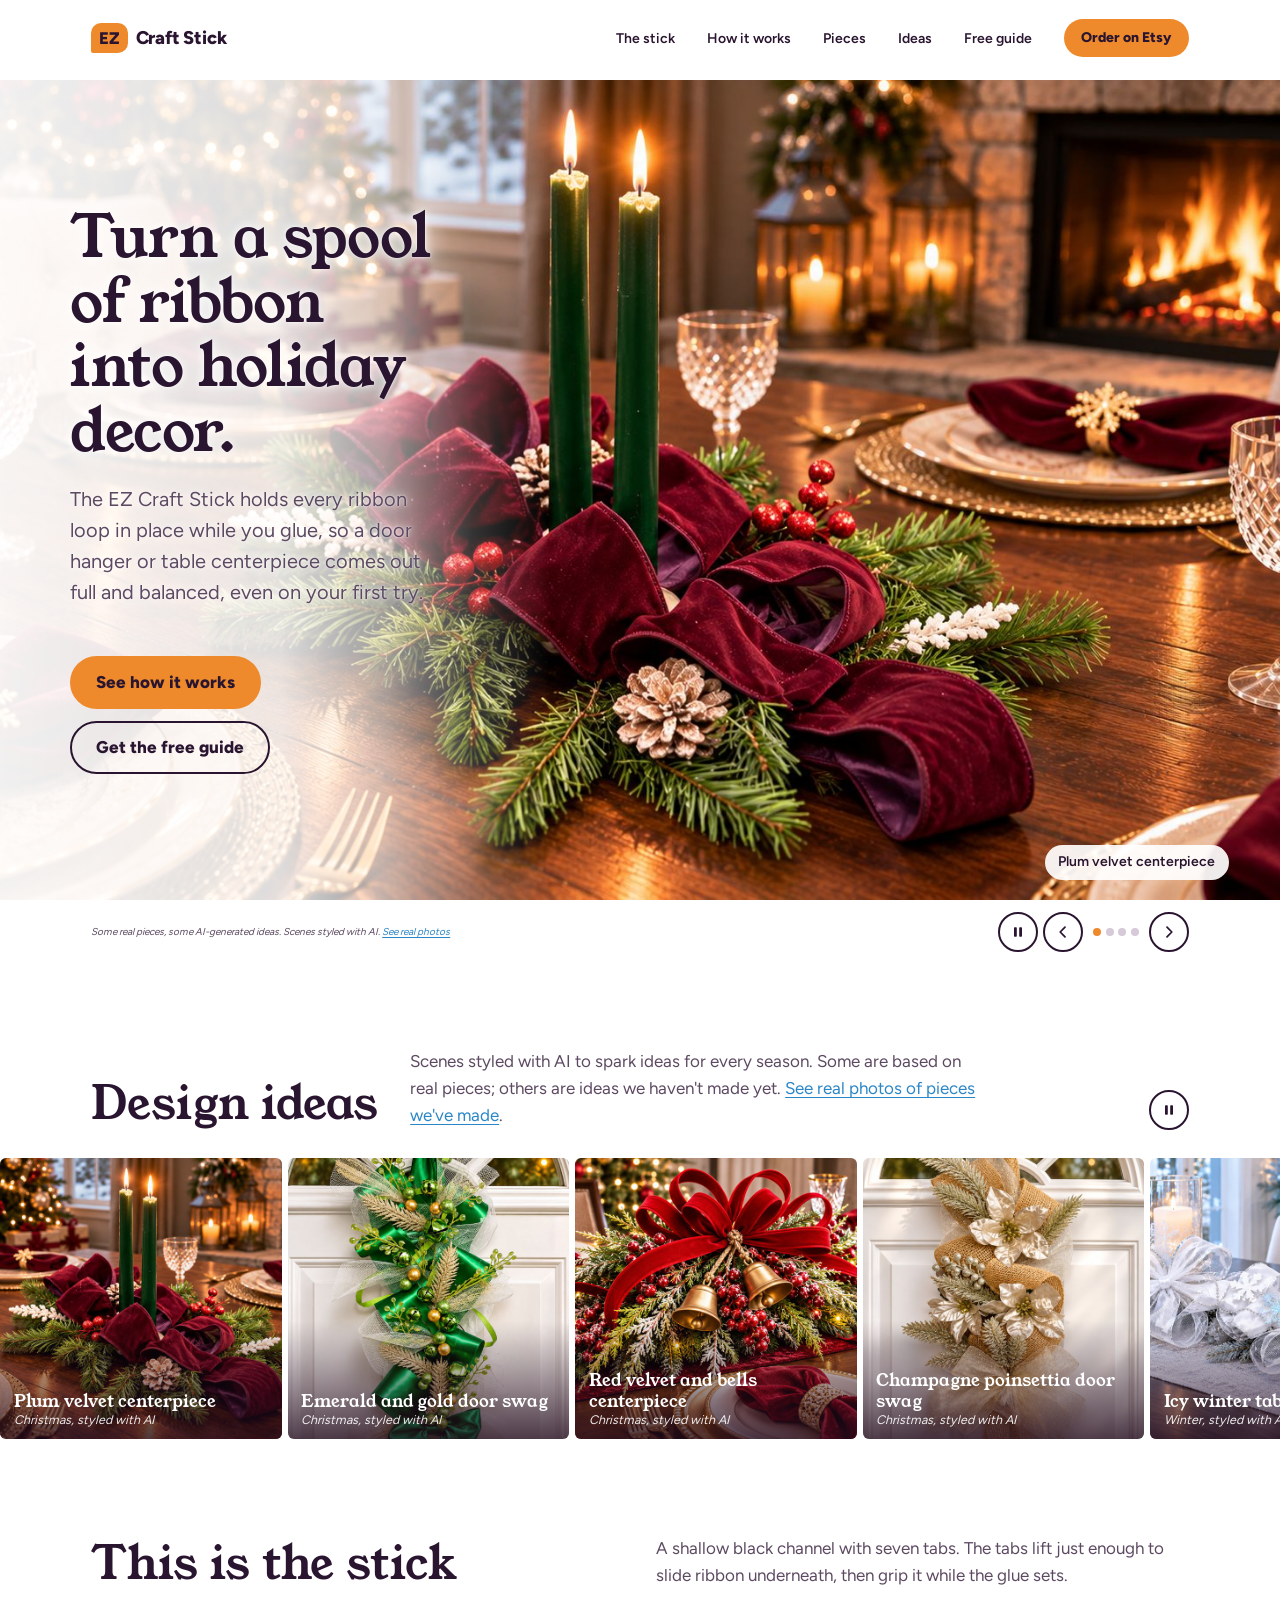
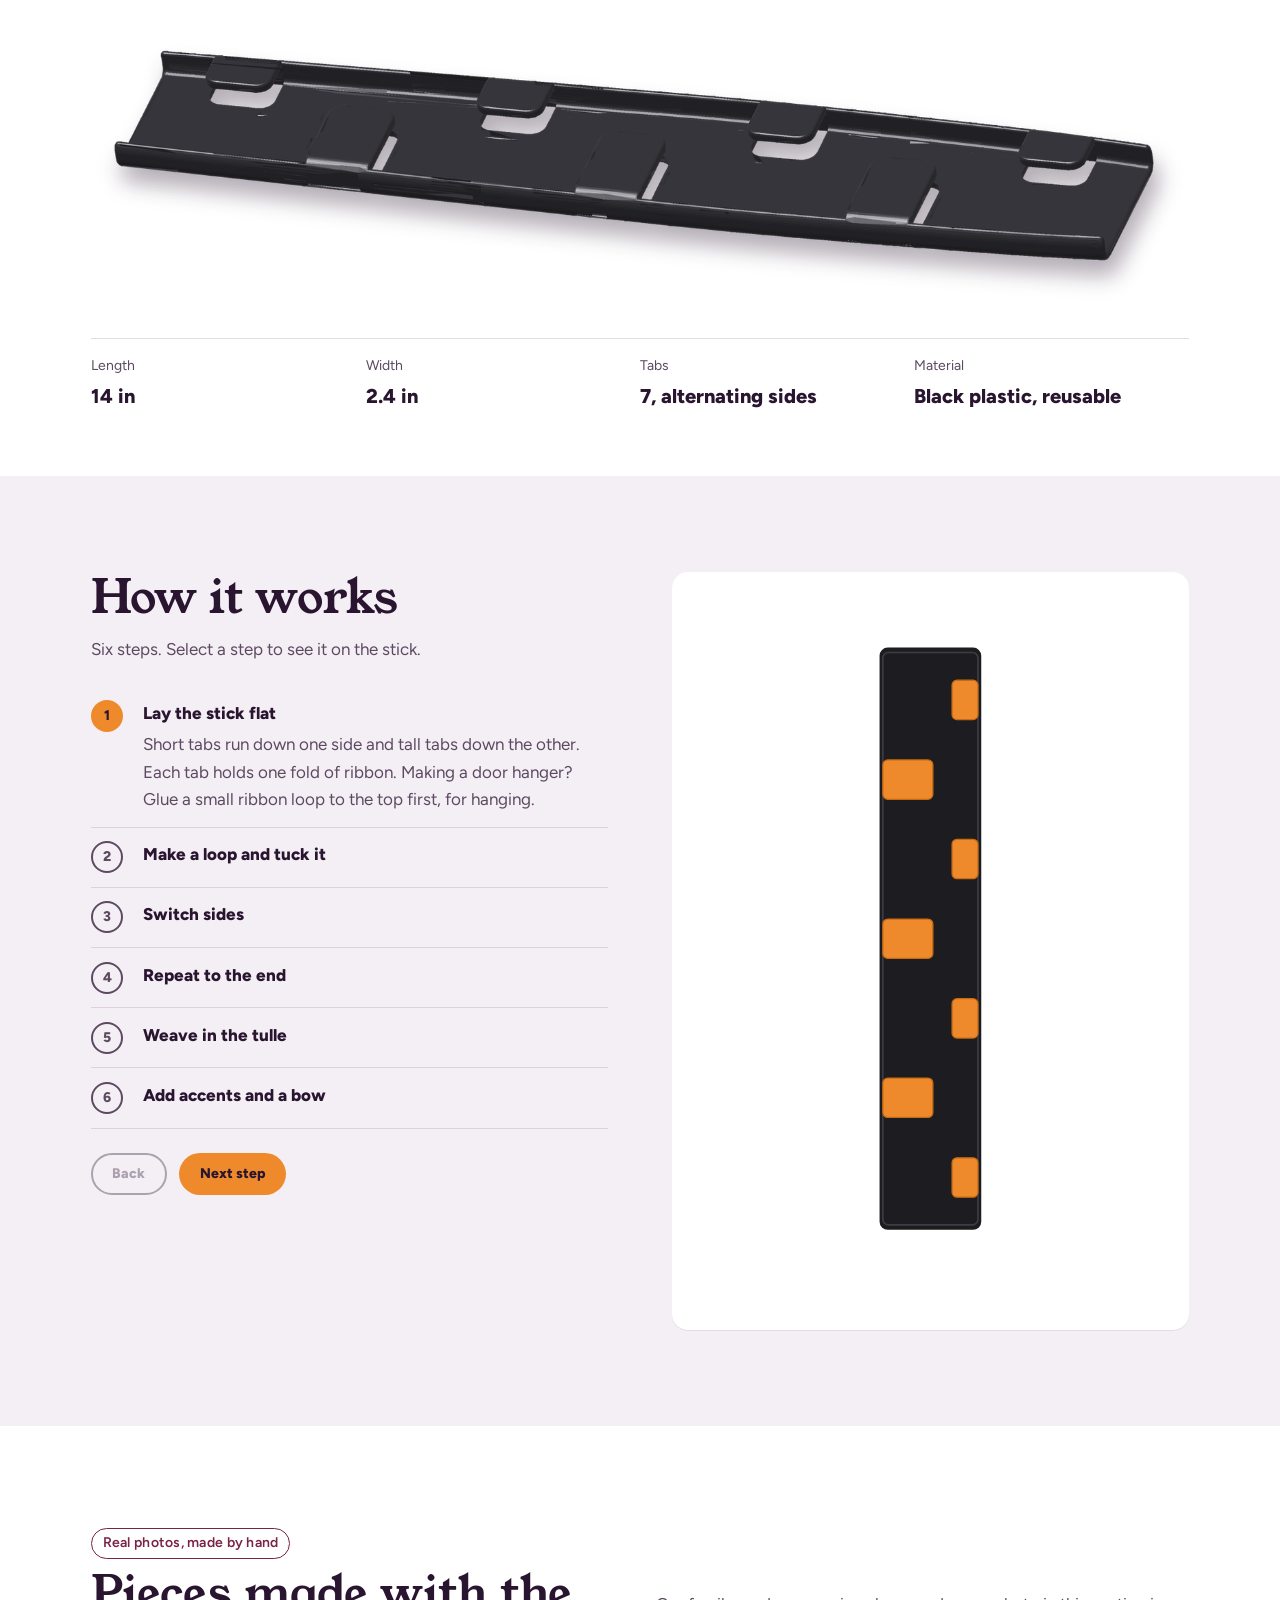
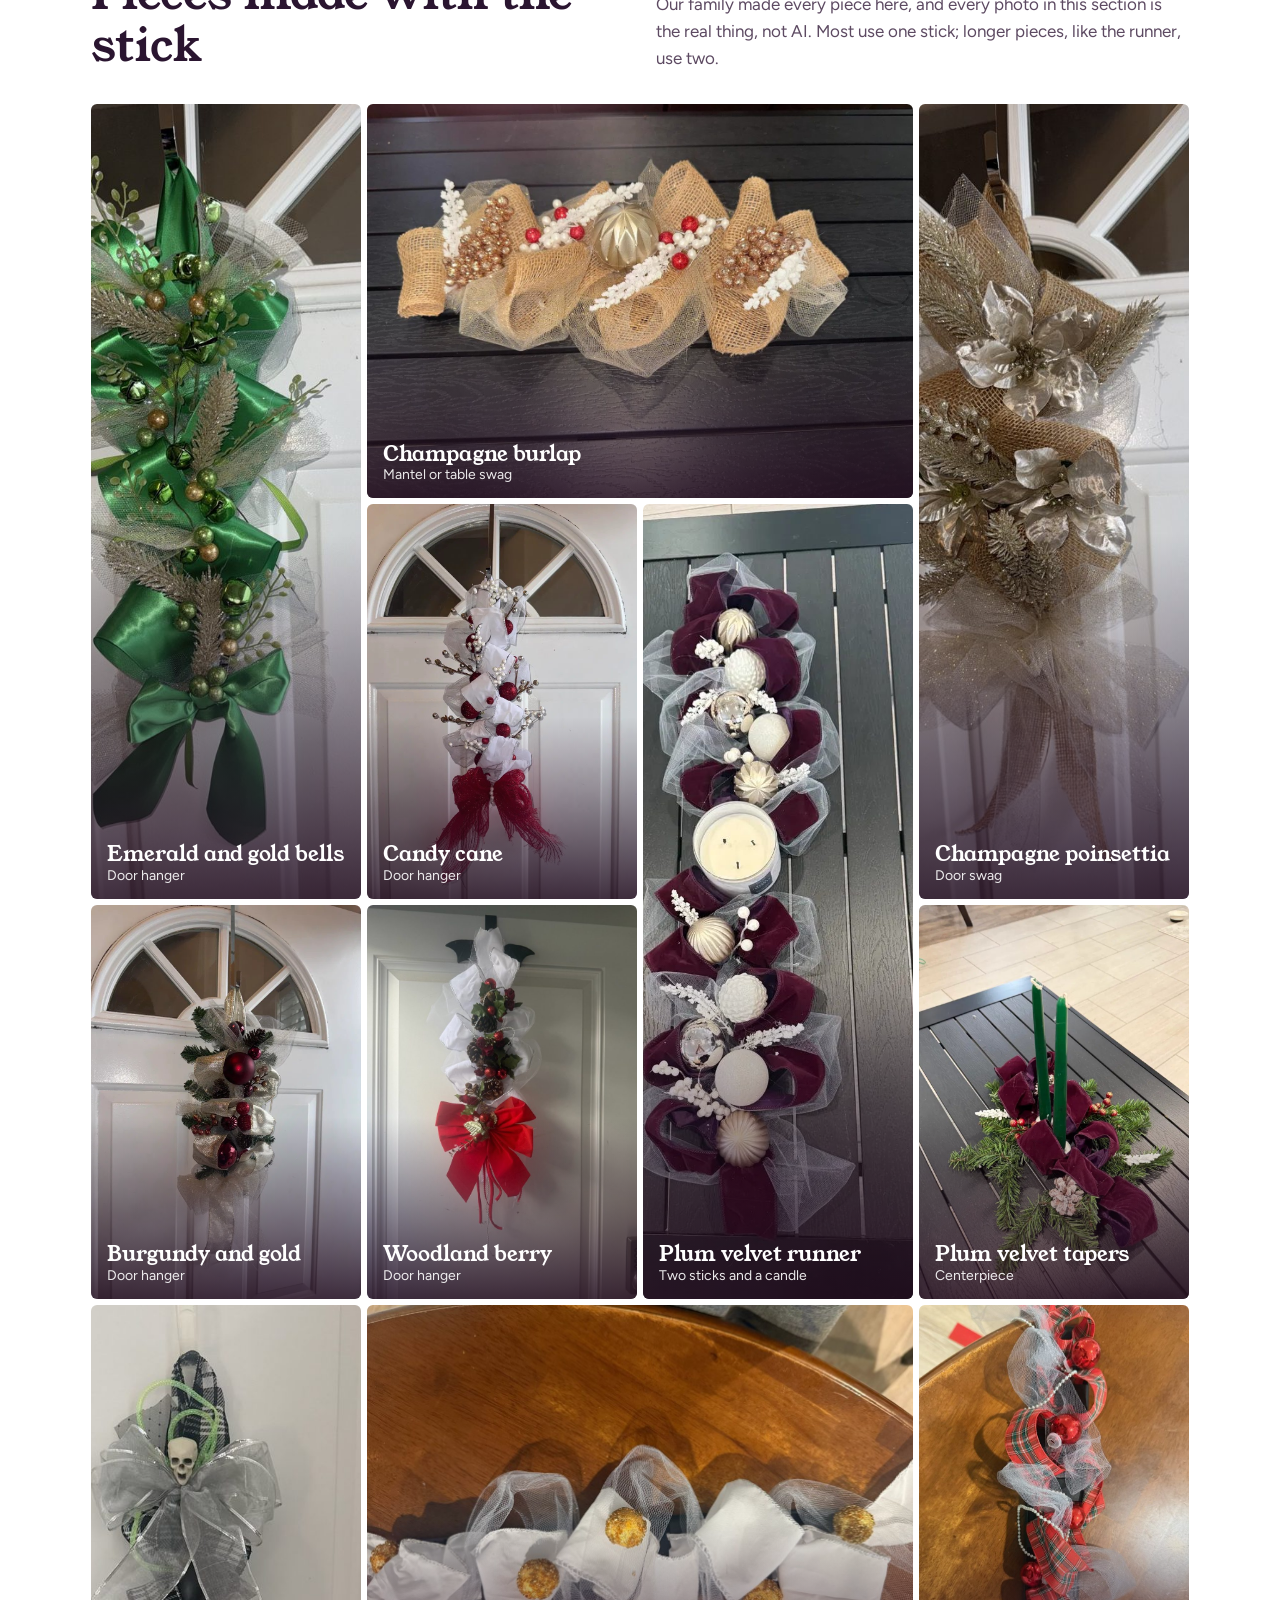
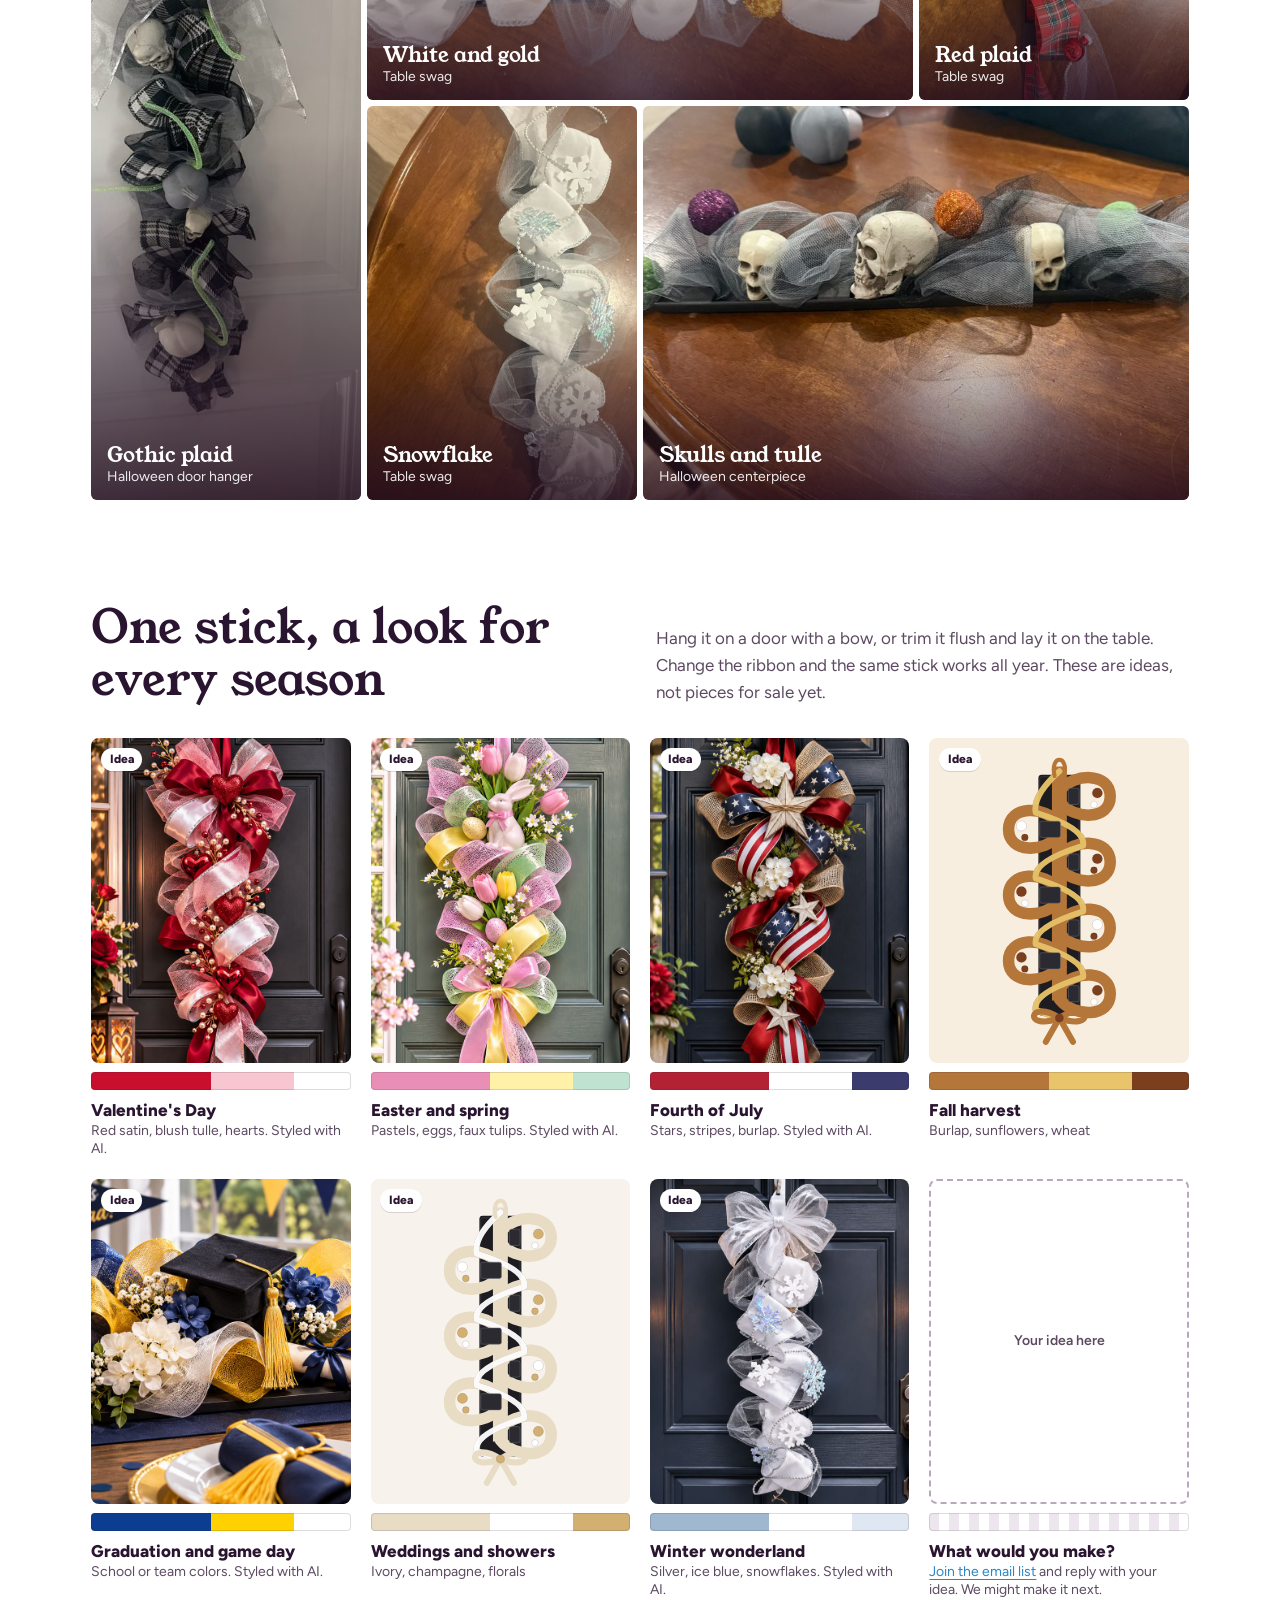
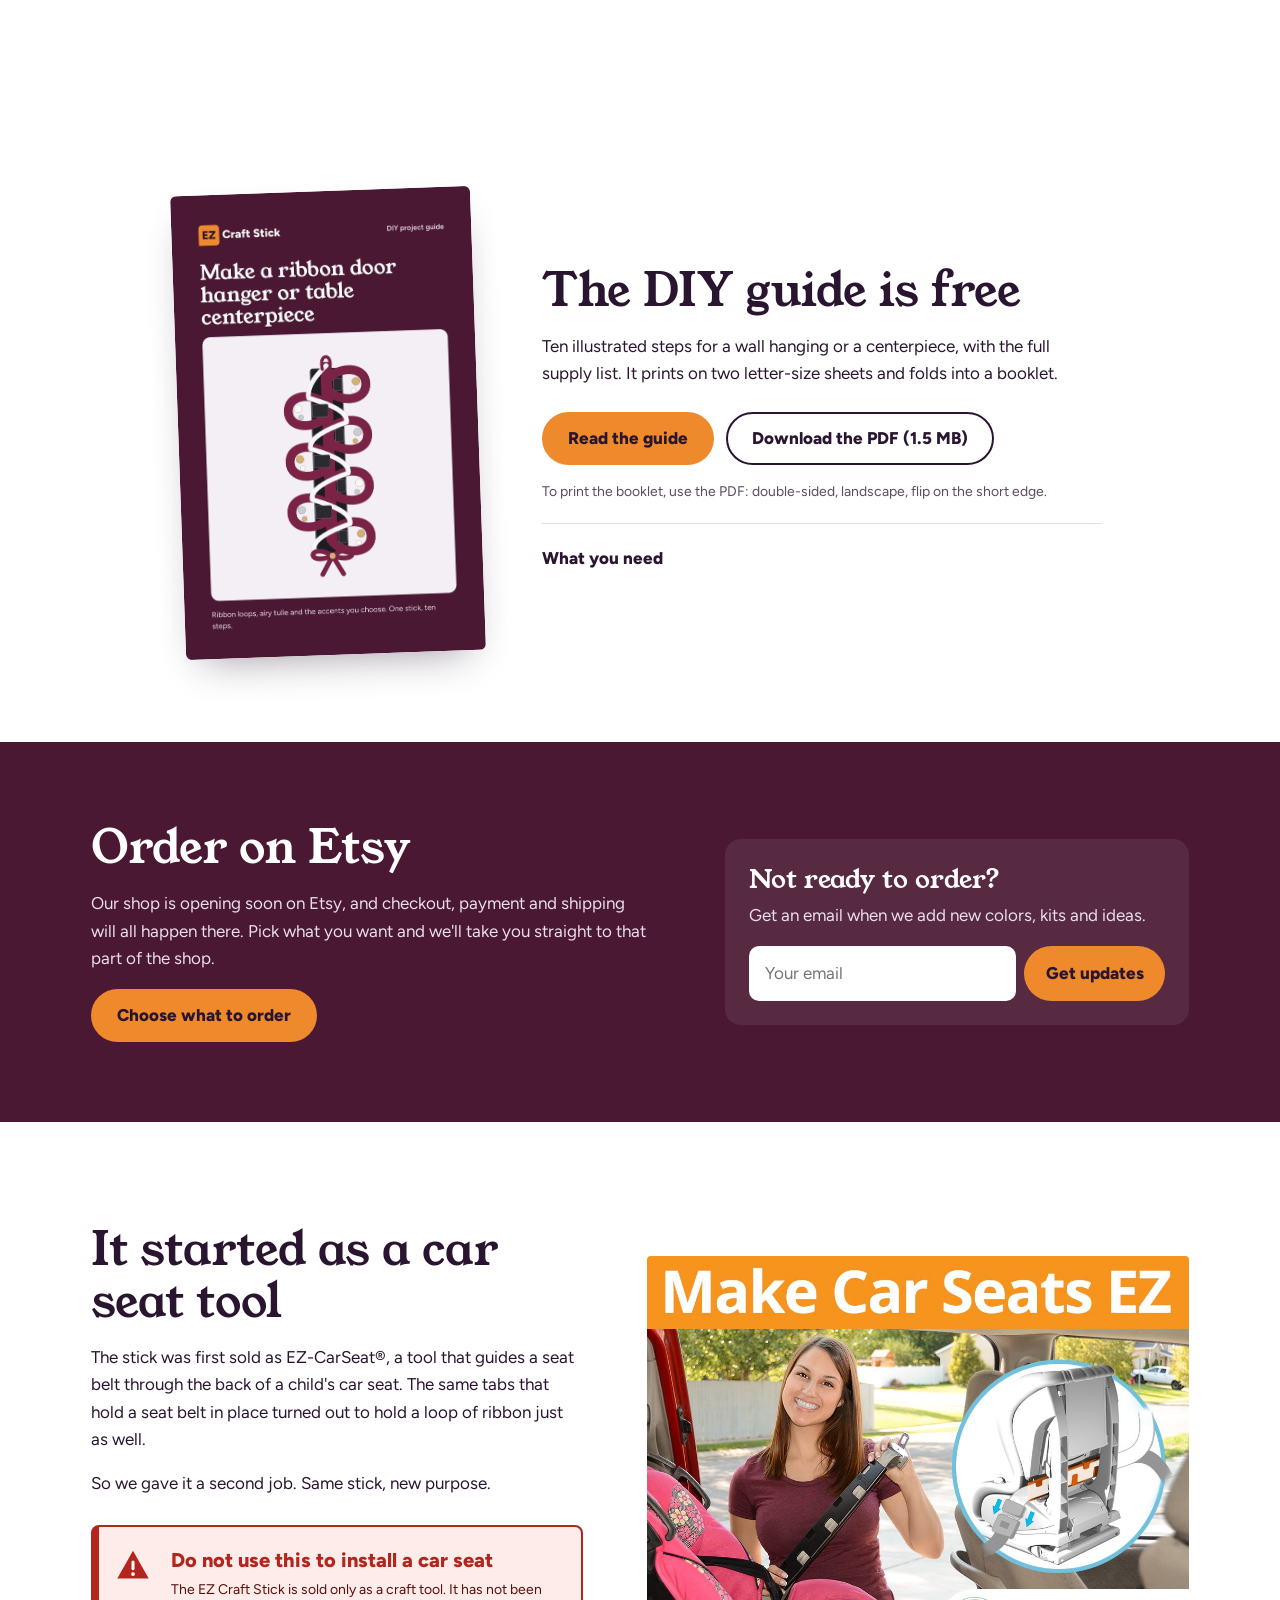
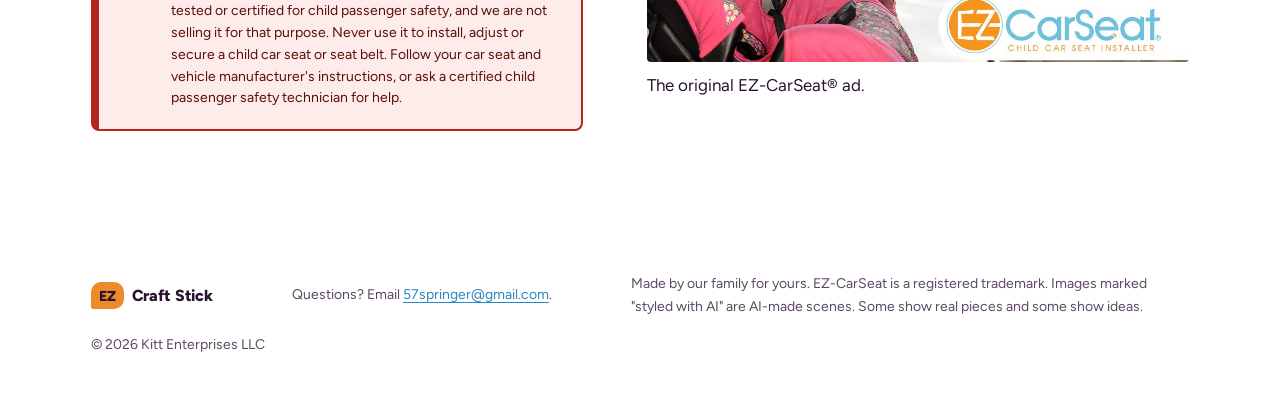
<file: index.html>
<!DOCTYPE html>
<html lang="en">
<head>
  <meta charset="utf-8">
  <meta name="viewport" content="width=device-width, initial-scale=1">
  <title>EZ Craft Stick</title>
  <meta name="description" content="A 14-inch black stick with seven tabs that turns a spool of ribbon into a door hanger or table centerpiece. See how it works, get the free DIY guide, and sign up for launch updates.">
  <link rel="stylesheet" href="styles.css">
</head>
<body>
  <a class="skip" href="#main">Skip to content</a>

  <header class="site-header" id="site-header">
    <div class="site-header__inner">
      <a class="wordmark" href="#top" aria-label="EZ Craft Stick home">
        <span class="wordmark__ez">EZ</span><span class="wordmark__name">Craft Stick</span>
      </a>
      <button type="button" class="menu-btn" aria-expanded="false" aria-controls="main-nav">
        <svg viewBox="0 0 24 24" aria-hidden="true"><path class="i-open" d="M4 7h16M4 12h16M4 17h16"/><path class="i-close" d="M6 6l12 12M18 6 6 18"/></svg>
        <span>Menu</span>
      </button>
      <nav aria-label="Main" id="main-nav">
        <ul class="nav">
          <li><a href="#stick">The stick</a></li>
          <li><a href="#how">How it works</a></li>
          <li><a href="#pieces">Pieces</a></li>
          <li><a href="#ideas">Ideas</a></li>
          <li><a href="#guide">Free guide</a></li>
          <li><button type="button" class="nav__cta" data-open-order>Order on Etsy</button></li>
        </ul>
      </nav>
    </div>
  </header>

  <main id="main">
    <!-- HERO: full-screen rotating scenes with a white fade behind the text -->
    <section class="hero" id="top" aria-labelledby="hero-title">
      <div class="hero__stage carousel" id="hero-carousel" role="region" aria-roledescription="carousel" aria-label="Styled scenes">
        <div class="carousel__track">
          <figure class="carousel__slide is-active" role="group" aria-roledescription="slide" aria-label="1 of 4">
            <img src="assets/img/hero-plum-centerpiece.jpg" alt="Plum velvet centerpiece with green taper candles on a holiday dinner table" width="1672" height="941">
            <figcaption>Plum velvet centerpiece</figcaption>
          </figure>
          <figure class="carousel__slide" role="group" aria-roledescription="slide" aria-label="2 of 4">
            <img src="assets/img/hero-candy-cane-double-door.jpg" alt="Two white and red ribbon door hangers on a pair of white front doors decorated for Christmas" width="1672" height="941" loading="lazy">
            <figcaption>Candy cane door hangers, one per door</figcaption>
          </figure>
          <figure class="carousel__slide" role="group" aria-roledescription="slide" aria-label="3 of 4">
            <img src="assets/img/hero-snowflake-doorway.jpg" alt="White and silver ribbon door hanger with snowflakes on a dark front door with lanterns" width="1672" height="941" loading="lazy">
            <figcaption>Idea: snowflake door hanger</figcaption>
          </figure>
          <figure class="carousel__slide" role="group" aria-roledescription="slide" aria-label="4 of 4">
            <img src="assets/img/hero-icy-winter-table.jpg" alt="White and silver ribbon table runner with snowflakes and candles on a long dining table" width="1672" height="941" loading="lazy">
            <figcaption>Idea: icy winter table runner</figcaption>
          </figure>
        </div>
        <div class="hero__fade" aria-hidden="true"></div>
        <div class="hero__text">
          <h1 id="hero-title">Turn a spool of ribbon into holiday decor.</h1>
          <p>The EZ Craft Stick holds every ribbon loop in place while you glue, so a door hanger or table centerpiece comes out full and balanced, even on your first try.</p>
          <div class="actions">
            <a class="btn btn--primary" href="#how">See how it works</a>
            <a class="btn btn--quiet" href="#guide">Get the free guide</a>
          </div>
        </div>
      </div>
      <div class="hero__bar">
        <p class="carousel__note">Some real pieces, some AI-generated ideas. Scenes styled with AI. <a href="#pieces">See real photos</a></p>
        <div class="carousel__controls">
          <button type="button" class="carousel__btn" data-carousel="pause" aria-controls="hero-carousel" aria-label="Pause slideshow">
            <svg viewBox="0 0 20 20" aria-hidden="true"><rect class="i-pause" x="5" y="4" width="3.5" height="12" rx="1"/><rect class="i-pause" x="11.5" y="4" width="3.5" height="12" rx="1"/><path class="i-play" d="M6 4l10 6-10 6z"/></svg>
          </button>
          <button type="button" class="carousel__btn" data-carousel="prev" aria-controls="hero-carousel" aria-label="Previous scene">
            <svg viewBox="0 0 20 20" aria-hidden="true"><path d="M12.5 4L6.5 10l6 6" fill="none" stroke="currentColor" stroke-width="2.2" stroke-linecap="round" stroke-linejoin="round"/></svg>
          </button>
          <span class="carousel__dots" aria-hidden="true"><i class="is-active"></i><i></i><i></i><i></i></span>
          <button type="button" class="carousel__btn" data-carousel="next" aria-controls="hero-carousel" aria-label="Next scene">
            <svg viewBox="0 0 20 20" aria-hidden="true"><path d="M7.5 4l6 6-6 6" fill="none" stroke="currentColor" stroke-width="2.2" stroke-linecap="round" stroke-linejoin="round"/></svg>
          </button>
        </div>
      </div>
    </section>

    <!-- INSTAGRAM REELS: hidden until the videos and Instagram account exist. Remove "hidden" to show. -->
    <section class="reels" aria-labelledby="reels-title" hidden>
      <div class="reels__head">
        <h2 id="reels-title">Watch one come together</h2>
        <p>Short videos of the stick in action, from first loop to finished bow.</p>
      </div>
      <!-- TODO: replace these tiles with the Instagram embed or a feed widget once the account has reels -->
      <ul class="reels__row" role="list">
        <li class="reel">
          <img src="assets/img/emerald-bells-door-hanger.jpg" alt="" width="952" height="1269" loading="lazy">
          <span class="reel__play" aria-hidden="true"><svg viewBox="0 0 24 24"><path d="M8 5l12 7-12 7z"/></svg></span>
          <span class="reel__caption">Emerald bells, start to finish</span>
        </li>
        <li class="reel">
          <img src="assets/img/candy-cane-door-hanger.jpg" alt="" width="952" height="1269" loading="lazy">
          <span class="reel__play" aria-hidden="true"><svg viewBox="0 0 24 24"><path d="M8 5l12 7-12 7z"/></svg></span>
          <span class="reel__caption">How to tuck a loop under a tab</span>
        </li>
        <li class="reel">
          <img src="assets/img/plum-velvet-table-runner.jpg" alt="" width="952" height="1269" loading="lazy">
          <span class="reel__play" aria-hidden="true"><svg viewBox="0 0 24 24"><path d="M8 5l12 7-12 7z"/></svg></span>
          <span class="reel__caption">Two sticks, one table runner</span>
        </li>
        <li class="reel">
          <img src="assets/img/burgundy-gold-door-hanger.jpg" alt="" width="952" height="1269" loading="lazy">
          <span class="reel__play" aria-hidden="true"><svg viewBox="0 0 24 24"><path d="M8 5l12 7-12 7z"/></svg></span>
          <span class="reel__caption">Weaving in the tulle</span>
        </li>
        <li class="reel">
          <img src="assets/img/plum-velvet-taper-centerpiece.jpg" alt="" width="952" height="1269" loading="lazy">
          <span class="reel__play" aria-hidden="true"><svg viewBox="0 0 24 24"><path d="M8 5l12 7-12 7z"/></svg></span>
          <span class="reel__caption">A taper candle centerpiece</span>
        </li>
      </ul>
      <p class="reels__soon">Reels coming soon. These tiles show where the videos will play.</p>
    </section>

    <!-- DESIGN IDEAS: AI-styled scenes, square crops, slow continuous scroll -->
    <section class="design-ideas" aria-labelledby="design-ideas-title">
      <div class="design-ideas__head">
        <h2 id="design-ideas-title">Design ideas</h2>
        <p>Scenes styled with AI to spark ideas for every season. Some are based on real pieces; others are ideas we haven't made yet. <a href="#pieces">See real photos of pieces we've made</a>.</p>
        <button type="button" class="carousel__btn design-ideas__pause" aria-pressed="false" aria-label="Pause the design ideas gallery">
          <svg viewBox="0 0 20 20" aria-hidden="true"><rect class="i-pause" x="5" y="4" width="3.5" height="12" rx="1"/><rect class="i-pause" x="11.5" y="4" width="3.5" height="12" rx="1"/><path class="i-play" d="M6 4l10 6-10 6z"/></svg>
        </button>
      </div>
      <div class="design-ideas__viewport">
        <div class="design-ideas__track">
          <ul class="design-ideas__set" role="list">
            <li class="idea-tile"><img src="assets/img/styled-idea-plum-velvet-centerpiece.jpg" alt="Plum velvet centerpiece, an idea scene styled with AI" width="640" height="640" loading="lazy"><span class="idea-tile__cap"><strong>Plum velvet centerpiece</strong><span>Christmas, styled with AI</span></span></li>
            <li class="idea-tile"><img src="assets/img/styled-idea-emerald-gold-door-swag.jpg" alt="Emerald and gold door swag, an idea scene styled with AI" width="640" height="640" loading="lazy"><span class="idea-tile__cap"><strong>Emerald and gold door swag</strong><span>Christmas, styled with AI</span></span></li>
            <li class="idea-tile"><img src="assets/img/styled-idea-red-gold-bells-centerpiece.jpg" alt="Red velvet and bells centerpiece, an idea scene styled with AI" width="640" height="640" loading="lazy"><span class="idea-tile__cap"><strong>Red velvet and bells centerpiece</strong><span>Christmas, styled with AI</span></span></li>
            <li class="idea-tile"><img src="assets/img/styled-idea-champagne-poinsettia-door-swag.jpg" alt="Champagne poinsettia door swag, an idea scene styled with AI" width="640" height="640" loading="lazy"><span class="idea-tile__cap"><strong>Champagne poinsettia door swag</strong><span>Christmas, styled with AI</span></span></li>
            <li class="idea-tile"><img src="assets/img/styled-idea-icy-winter-runner.jpg" alt="Icy winter table runner, an idea scene styled with AI" width="640" height="640" loading="lazy"><span class="idea-tile__cap"><strong>Icy winter table runner</strong><span>Winter, styled with AI</span></span></li>
            <li class="idea-tile"><img src="assets/img/styled-idea-candy-cane-door-swag.jpg" alt="Candy cane door swag, an idea scene styled with AI" width="640" height="640" loading="lazy"><span class="idea-tile__cap"><strong>Candy cane door swag</strong><span>Christmas, styled with AI</span></span></li>
            <li class="idea-tile"><img src="assets/img/styled-idea-red-gold-ornament-centerpiece.jpg" alt="Red and gold ornament centerpiece, an idea scene styled with AI" width="640" height="640" loading="lazy"><span class="idea-tile__cap"><strong>Red and gold ornament centerpiece</strong><span>Christmas, styled with AI</span></span></li>
            <li class="idea-tile"><img src="assets/img/styled-idea-snowflake-door-hanger.jpg" alt="Snowflake door hanger, an idea scene styled with AI" width="640" height="640" loading="lazy"><span class="idea-tile__cap"><strong>Snowflake door hanger</strong><span>Winter, styled with AI</span></span></li>
            <li class="idea-tile"><img src="assets/img/styled-idea-plum-velvet-runner.jpg" alt="Plum velvet table runner, an idea scene styled with AI" width="640" height="640" loading="lazy"><span class="idea-tile__cap"><strong>Plum velvet table runner</strong><span>Christmas, styled with AI</span></span></li>
            <li class="idea-tile"><img src="assets/img/styled-idea-candy-cane-double-doors.jpg" alt="Candy cane, one per door, an idea scene styled with AI" width="640" height="640" loading="lazy"><span class="idea-tile__cap"><strong>Candy cane, one per door</strong><span>Christmas, styled with AI</span></span></li>
            <li class="idea-tile"><img src="assets/img/styled-idea-frosted-bells-door-swag.jpg" alt="Frosted evergreen and bells, an idea scene styled with AI" width="640" height="640" loading="lazy"><span class="idea-tile__cap"><strong>Frosted evergreen and bells</strong><span>Christmas, styled with AI</span></span></li>
            <li class="idea-tile"><img src="assets/img/styled-idea-sage-plum-runner.jpg" alt="Sage and plum runner, an idea scene styled with AI" width="640" height="640" loading="lazy"><span class="idea-tile__cap"><strong>Sage and plum runner</strong><span>Everyday, styled with AI</span></span></li>
            <li class="idea-tile"><img src="assets/img/styled-idea-purple-gold-door-swag.jpg" alt="Purple and gold door swag, an idea scene styled with AI" width="640" height="640" loading="lazy"><span class="idea-tile__cap"><strong>Purple and gold door swag</strong><span>Christmas, styled with AI</span></span></li>
            <li class="idea-tile"><img src="assets/img/styled-idea-grand-double-doors.jpg" alt="Red and white double doors, an idea scene styled with AI" width="640" height="640" loading="lazy"><span class="idea-tile__cap"><strong>Red and white double doors</strong><span>Christmas, styled with AI</span></span></li>
            <li class="idea-tile"><img src="assets/img/styled-idea-valentines-door-swag.jpg" alt="Valentine hearts door swag, an idea scene styled with AI" width="640" height="640" loading="lazy"><span class="idea-tile__cap"><strong>Valentine hearts door swag</strong><span>Valentine&#x27;s Day, styled with AI</span></span></li>
            <li class="idea-tile"><img src="assets/img/styled-idea-valentines-table.jpg" alt="Valentine table centerpiece, an idea scene styled with AI" width="640" height="640" loading="lazy"><span class="idea-tile__cap"><strong>Valentine table centerpiece</strong><span>Valentine&#x27;s Day, styled with AI</span></span></li>
            <li class="idea-tile"><img src="assets/img/styled-idea-easter-door-swag.jpg" alt="Pastel bunny door swag, an idea scene styled with AI" width="640" height="640" loading="lazy"><span class="idea-tile__cap"><strong>Pastel bunny door swag</strong><span>Easter and spring, styled with AI</span></span></li>
            <li class="idea-tile"><img src="assets/img/styled-idea-easter-centerpiece.jpg" alt="Pastel Easter centerpiece, an idea scene styled with AI" width="640" height="640" loading="lazy"><span class="idea-tile__cap"><strong>Pastel Easter centerpiece</strong><span>Easter and spring, styled with AI</span></span></li>
            <li class="idea-tile"><img src="assets/img/styled-idea-fourth-of-july-door-swag.jpg" alt="Stars and stripes door swag, an idea scene styled with AI" width="640" height="640" loading="lazy"><span class="idea-tile__cap"><strong>Stars and stripes door swag</strong><span>Fourth of July, styled with AI</span></span></li>
            <li class="idea-tile"><img src="assets/img/styled-idea-fourth-of-july-table.jpg" alt="Fourth of July picnic table, an idea scene styled with AI" width="640" height="640" loading="lazy"><span class="idea-tile__cap"><strong>Fourth of July picnic table</strong><span>Fourth of July, styled with AI</span></span></li>
            <li class="idea-tile"><img src="assets/img/styled-idea-graduation-purple-gold.jpg" alt="Purple and gold graduation, an idea scene styled with AI" width="640" height="640" loading="lazy"><span class="idea-tile__cap"><strong>Purple and gold graduation</strong><span>Graduation, styled with AI</span></span></li>
            <li class="idea-tile"><img src="assets/img/styled-idea-graduation-navy-gold.jpg" alt="Navy and gold game day, an idea scene styled with AI" width="640" height="640" loading="lazy"><span class="idea-tile__cap"><strong>Navy and gold game day</strong><span>Graduation, styled with AI</span></span></li>
            <li class="idea-tile"><img src="assets/img/styled-idea-gothic-halloween-door-swag.jpg" alt="Gothic plaid door swag, an idea scene styled with AI" width="640" height="640" loading="lazy"><span class="idea-tile__cap"><strong>Gothic plaid door swag</strong><span>Halloween, styled with AI</span></span></li>
            <li class="idea-tile"><img src="assets/img/styled-idea-haunted-halloween-table.jpg" alt="Skulls and tulle centerpiece, an idea scene styled with AI" width="640" height="640" loading="lazy"><span class="idea-tile__cap"><strong>Skulls and tulle centerpiece</strong><span>Halloween, styled with AI</span></span></li>
          </ul>
          <ul class="design-ideas__set" role="list" aria-hidden="true">
            <li class="idea-tile"><img src="assets/img/styled-idea-plum-velvet-centerpiece.jpg" alt="" width="640" height="640" loading="lazy"><span class="idea-tile__cap"><strong>Plum velvet centerpiece</strong><span>Christmas, styled with AI</span></span></li>
            <li class="idea-tile"><img src="assets/img/styled-idea-emerald-gold-door-swag.jpg" alt="" width="640" height="640" loading="lazy"><span class="idea-tile__cap"><strong>Emerald and gold door swag</strong><span>Christmas, styled with AI</span></span></li>
            <li class="idea-tile"><img src="assets/img/styled-idea-red-gold-bells-centerpiece.jpg" alt="" width="640" height="640" loading="lazy"><span class="idea-tile__cap"><strong>Red velvet and bells centerpiece</strong><span>Christmas, styled with AI</span></span></li>
            <li class="idea-tile"><img src="assets/img/styled-idea-champagne-poinsettia-door-swag.jpg" alt="" width="640" height="640" loading="lazy"><span class="idea-tile__cap"><strong>Champagne poinsettia door swag</strong><span>Christmas, styled with AI</span></span></li>
            <li class="idea-tile"><img src="assets/img/styled-idea-icy-winter-runner.jpg" alt="" width="640" height="640" loading="lazy"><span class="idea-tile__cap"><strong>Icy winter table runner</strong><span>Winter, styled with AI</span></span></li>
            <li class="idea-tile"><img src="assets/img/styled-idea-candy-cane-door-swag.jpg" alt="" width="640" height="640" loading="lazy"><span class="idea-tile__cap"><strong>Candy cane door swag</strong><span>Christmas, styled with AI</span></span></li>
            <li class="idea-tile"><img src="assets/img/styled-idea-red-gold-ornament-centerpiece.jpg" alt="" width="640" height="640" loading="lazy"><span class="idea-tile__cap"><strong>Red and gold ornament centerpiece</strong><span>Christmas, styled with AI</span></span></li>
            <li class="idea-tile"><img src="assets/img/styled-idea-snowflake-door-hanger.jpg" alt="" width="640" height="640" loading="lazy"><span class="idea-tile__cap"><strong>Snowflake door hanger</strong><span>Winter, styled with AI</span></span></li>
            <li class="idea-tile"><img src="assets/img/styled-idea-plum-velvet-runner.jpg" alt="" width="640" height="640" loading="lazy"><span class="idea-tile__cap"><strong>Plum velvet table runner</strong><span>Christmas, styled with AI</span></span></li>
            <li class="idea-tile"><img src="assets/img/styled-idea-candy-cane-double-doors.jpg" alt="" width="640" height="640" loading="lazy"><span class="idea-tile__cap"><strong>Candy cane, one per door</strong><span>Christmas, styled with AI</span></span></li>
            <li class="idea-tile"><img src="assets/img/styled-idea-frosted-bells-door-swag.jpg" alt="" width="640" height="640" loading="lazy"><span class="idea-tile__cap"><strong>Frosted evergreen and bells</strong><span>Christmas, styled with AI</span></span></li>
            <li class="idea-tile"><img src="assets/img/styled-idea-sage-plum-runner.jpg" alt="" width="640" height="640" loading="lazy"><span class="idea-tile__cap"><strong>Sage and plum runner</strong><span>Everyday, styled with AI</span></span></li>
            <li class="idea-tile"><img src="assets/img/styled-idea-purple-gold-door-swag.jpg" alt="" width="640" height="640" loading="lazy"><span class="idea-tile__cap"><strong>Purple and gold door swag</strong><span>Christmas, styled with AI</span></span></li>
            <li class="idea-tile"><img src="assets/img/styled-idea-grand-double-doors.jpg" alt="" width="640" height="640" loading="lazy"><span class="idea-tile__cap"><strong>Red and white double doors</strong><span>Christmas, styled with AI</span></span></li>
            <li class="idea-tile"><img src="assets/img/styled-idea-valentines-door-swag.jpg" alt="" width="640" height="640" loading="lazy"><span class="idea-tile__cap"><strong>Valentine hearts door swag</strong><span>Valentine&#x27;s Day, styled with AI</span></span></li>
            <li class="idea-tile"><img src="assets/img/styled-idea-valentines-table.jpg" alt="" width="640" height="640" loading="lazy"><span class="idea-tile__cap"><strong>Valentine table centerpiece</strong><span>Valentine&#x27;s Day, styled with AI</span></span></li>
            <li class="idea-tile"><img src="assets/img/styled-idea-easter-door-swag.jpg" alt="" width="640" height="640" loading="lazy"><span class="idea-tile__cap"><strong>Pastel bunny door swag</strong><span>Easter and spring, styled with AI</span></span></li>
            <li class="idea-tile"><img src="assets/img/styled-idea-easter-centerpiece.jpg" alt="" width="640" height="640" loading="lazy"><span class="idea-tile__cap"><strong>Pastel Easter centerpiece</strong><span>Easter and spring, styled with AI</span></span></li>
            <li class="idea-tile"><img src="assets/img/styled-idea-fourth-of-july-door-swag.jpg" alt="" width="640" height="640" loading="lazy"><span class="idea-tile__cap"><strong>Stars and stripes door swag</strong><span>Fourth of July, styled with AI</span></span></li>
            <li class="idea-tile"><img src="assets/img/styled-idea-fourth-of-july-table.jpg" alt="" width="640" height="640" loading="lazy"><span class="idea-tile__cap"><strong>Fourth of July picnic table</strong><span>Fourth of July, styled with AI</span></span></li>
            <li class="idea-tile"><img src="assets/img/styled-idea-graduation-purple-gold.jpg" alt="" width="640" height="640" loading="lazy"><span class="idea-tile__cap"><strong>Purple and gold graduation</strong><span>Graduation, styled with AI</span></span></li>
            <li class="idea-tile"><img src="assets/img/styled-idea-graduation-navy-gold.jpg" alt="" width="640" height="640" loading="lazy"><span class="idea-tile__cap"><strong>Navy and gold game day</strong><span>Graduation, styled with AI</span></span></li>
            <li class="idea-tile"><img src="assets/img/styled-idea-gothic-halloween-door-swag.jpg" alt="" width="640" height="640" loading="lazy"><span class="idea-tile__cap"><strong>Gothic plaid door swag</strong><span>Halloween, styled with AI</span></span></li>
            <li class="idea-tile"><img src="assets/img/styled-idea-haunted-halloween-table.jpg" alt="" width="640" height="640" loading="lazy"><span class="idea-tile__cap"><strong>Skulls and tulle centerpiece</strong><span>Halloween, styled with AI</span></span></li>
          </ul>
        </div>
      </div>
    </section>

    <!-- THE STICK -->
    <section class="stick" id="stick" aria-labelledby="stick-title">
      <div class="stick__head">
        <h2 id="stick-title">This is the stick</h2>
        <p>A shallow black channel with seven tabs. The tabs lift just enough to slide ribbon underneath, then grip it while the glue sets.</p>
      </div>
      <figure class="stick__figure">
        <img src="assets/img/stick-black-3d.png" alt="The EZ Craft Stick: a long black plastic channel with tabs along both edges" width="1600" height="391">
      </figure>
      <dl class="specs">
        <div><dt>Length</dt><dd>14 in</dd></div>
        <div><dt>Width</dt><dd>2.4 in</dd></div>
        <div><dt>Tabs</dt><dd>7, alternating sides</dd></div>
        <div><dt>Material</dt><dd>Black plastic, reusable</dd></div>
      </dl>
    </section>

    <!-- HOW IT WORKS: interactive, a real sequence -->
    <section class="how" id="how" aria-labelledby="how-title">
      <div class="how__inner">
        <div class="how__head">
          <h2 id="how-title">How it works</h2>
          <p class="how__lede">Six steps. Select a step to see it on the stick.</p>
        </div>
        <div class="how__copy">

          <ol class="stepper" id="stepper">
            <li>
              <button type="button" aria-controls="diagram" data-go="1">
                <span class="stepper__title">Lay the stick flat</span>
                <span class="stepper__body">Short tabs run down one side and tall tabs down the other. Each tab holds one fold of ribbon. Making a door hanger? Glue a small ribbon loop to the top first, for hanging.</span>
              </button>
            </li>
            <li>
              <button type="button" aria-controls="diagram" data-go="2">
                <span class="stepper__title">Make a loop and tuck it</span>
                <span class="stepper__body">Pull the ribbon about 4 inches back over your fingers to form a loop. Tuck both edges under the top tab and glue.</span>
              </button>
            </li>
            <li>
              <button type="button" aria-controls="diagram" data-go="3">
                <span class="stepper__title">Switch sides</span>
                <span class="stepper__body">Make the next loop on the opposite side and tuck it under the next tab.</span>
              </button>
            </li>
            <li>
              <button type="button" aria-controls="diagram" data-go="4">
                <span class="stepper__title">Repeat to the end</span>
                <span class="stepper__body">Keep alternating, one loop per tab. Glue the ribbon at the bottom and trim.</span>
              </button>
            </li>
            <li>
              <button type="button" aria-controls="diagram" data-go="5">
                <span class="stepper__title">Weave in the tulle</span>
                <span class="stepper__body">Glue the tulle at the bottom, weave it back and forth between the loops, then fluff it.</span>
              </button>
            </li>
            <li>
              <button type="button" aria-controls="diagram" data-go="6">
                <span class="stepper__title">Add accents and a bow</span>
                <span class="stepper__body">Glue in ornaments, berries or stems. For a door hanger, finish with a bow at the bottom.</span>
              </button>
            </li>
          </ol>

          <div class="step-detail" aria-hidden="true">
            <p class="step-detail__count">Step <span data-detail="n">1</span> of 6</p>
            <h3 data-detail="title">Lay the stick flat</h3>
            <p data-detail="body">Short tabs run down one side and tall tabs down the other. Each tab holds one fold of ribbon. Making a door hanger? Glue a small ribbon loop to the top first, for hanging.</p>
          </div>

          <div class="stepper__nav">
            <button type="button" class="btn btn--quiet btn--small" id="prev">Back</button>
            <button type="button" class="btn btn--primary btn--small" id="next">Next step</button>
          </div>
        </div>

        <figure class="how__diagram" id="diagram" data-step="1">
          <div class="how__card">
          <svg class="steps-svg" role="img" aria-labelledby="diagram-status" viewBox="0 12 400 856">
<defs><filter id="soft" x="-20%" y="-20%" width="140%" height="140%"><feDropShadow dx="0" dy="3" stdDeviation="4" flood-color="#2a1530" flood-opacity=".25"/></filter></defs>
<g data-layer="stick"><rect class="st-body" x="138.0" y="70" width="124" height="710" rx="10"/>
<rect class="st-rail" x="142.0" y="76" width="116" height="698" rx="7"/></g>
<path class="rb rb-spine" data-step="2" pathLength="1" d="M200 46 L200 153.8"/>
<path class="rb rb-loop" data-step="2" pathLength="1" d="M200 117.8 C245 61.8 350 63.8 350 133.8 C350 203.8 245 205.8 200 149.8"/>
<path class="rb rb-spine" data-step="3" pathLength="1" d="M200 149.8 L200 251.0"/>
<path class="rb rb-loop" data-step="3" pathLength="1" d="M200 215.0 C155 159.0 50 161.0 50 231.0 C50 301.0 155 303.0 200 247.0"/>
<path class="rb rb-spine" data-step="4" pathLength="1" d="M200 247.0 L200 347.8"/>
<path class="rb rb-loop" data-step="4" pathLength="1" d="M200 311.8 C245 255.8 350 257.8 350 327.8 C350 397.8 245 399.8 200 343.8"/>
<path class="rb rb-spine" data-step="4" pathLength="1" d="M200 343.8 L200 445.0"/>
<path class="rb rb-loop" data-step="4" pathLength="1" d="M200 409.0 C155 353.0 50 355.0 50 425.0 C50 495.0 155 497.0 200 441.0"/>
<path class="rb rb-spine" data-step="4" pathLength="1" d="M200 441.0 L200 542.2"/>
<path class="rb rb-loop" data-step="4" pathLength="1" d="M200 506.2 C245 450.2 350 452.2 350 522.2 C350 592.2 245 594.2 200 538.2"/>
<path class="rb rb-spine" data-step="4" pathLength="1" d="M200 538.2 L200 639.0"/>
<path class="rb rb-loop" data-step="4" pathLength="1" d="M200 603.0 C155 547.0 50 549.0 50 619.0 C50 689.0 155 691.0 200 635.0"/>
<path class="rb rb-spine" data-step="4" pathLength="1" d="M200 635.0 L200 736.2"/>
<path class="rb rb-loop" data-step="4" pathLength="1" d="M200 700.2 C245 644.2 350 646.2 350 716.2 C350 786.2 245 788.2 200 732.2"/>
<path class="tulle" data-step="5" pathLength="1" d="M200 60 Q120 132 130 182 Q280 229 270 279 Q120 326 130 376 Q280 423 270 473 Q120 520 130 570 Q280 617 270 667 Q120 714 130 764 L200 790"/>
<rect class="tab" data-tab="1" x="226.4" y="109.8" width="31.6" height="48.0" rx="6"/>
<rect class="tab" data-tab="2" x="142.0" y="207.0" width="61.0" height="48.0" rx="6"/>
<rect class="tab" data-tab="3" x="226.4" y="303.8" width="31.6" height="48.0" rx="6"/>
<rect class="tab" data-tab="4" x="142.0" y="401.0" width="61.0" height="48.0" rx="6"/>
<rect class="tab" data-tab="5" x="226.4" y="498.2" width="31.6" height="48.0" rx="6"/>
<rect class="tab" data-tab="6" x="142.0" y="595.0" width="61.0" height="48.0" rx="6"/>
<rect class="tab" data-tab="7" x="226.4" y="692.2" width="31.6" height="48.0" rx="6"/>
<circle class="orn orn-gold" data-step="6" cx="312" cy="123.8" r="15"/>
<circle class="orn orn-pearl" data-step="6" cx="302" cy="157.8" r="10"/>
<circle class="orn orn-pearl" data-step="6" cx="88" cy="221.0" r="15"/>
<circle class="orn orn-silver" data-step="6" cx="98" cy="255.0" r="10"/>
<circle class="orn orn-silver" data-step="6" cx="312" cy="317.8" r="15"/>
<circle class="orn orn-gold" data-step="6" cx="302" cy="351.8" r="10"/>
<circle class="orn orn-gold" data-step="6" cx="88" cy="415.0" r="15"/>
<circle class="orn orn-pearl" data-step="6" cx="98" cy="449.0" r="10"/>
<circle class="orn orn-pearl" data-step="6" cx="312" cy="512.2" r="15"/>
<circle class="orn orn-silver" data-step="6" cx="302" cy="546.2" r="10"/>
<circle class="orn orn-silver" data-step="6" cx="88" cy="609.0" r="15"/>
<circle class="orn orn-gold" data-step="6" cx="98" cy="643.0" r="10"/>
<circle class="orn orn-gold" data-step="6" cx="312" cy="706.2" r="15"/>
<circle class="orn orn-pearl" data-step="6" cx="302" cy="740.2" r="10"/>
<path class="rb rb-hang" data-step="2" pathLength="1" d="M186 74 C170 10 230 10 214 74"/>
<g class="bow" data-step="6"><path class="rb rb-bow" d="M200 788 C110 728 90 828 200 788"/><path class="rb rb-bow" d="M200 788 C290 728 310 828 200 788"/><path class="rb rb-bow" d="M200 788 L160 858"/><path class="rb rb-bow" d="M200 788 L240 858"/><circle class="orn orn-gold" cx="200" cy="788" r="12"/></g>
</svg>

          </div>
          <figcaption class="sr-only" aria-live="polite" id="diagram-status">Step 1 of 6: Lay the stick flat</figcaption>
        </figure>
      </div>
    </section>

    <!-- PIECES: real photos only, one photo per piece -->
    <section class="pieces" id="pieces" aria-labelledby="pieces-title">
      <div class="pieces__head">
        <div>
          <p class="real-label">Real photos, made by hand</p>
          <h2 id="pieces-title">Pieces made with the stick</h2>
        </div>
        <p>Our family made every piece here, and every photo in this section is the real thing, not AI. Most use one stick; longer pieces, like the runner, use two.</p>
      </div>
      <div class="mosaic">
        <figure class="tile tile--tall">
          <img src="assets/img/emerald-bells-door-hanger.jpg" alt="Emerald satin ribbon loops with gold tulle, green bells and gold picks on a white door" loading="lazy">
          <figcaption><strong>Emerald and gold bells</strong><span>Door hanger</span></figcaption>
        </figure>
        <figure class="tile tile--wide">
          <img src="assets/img/champagne-burlap-swag.jpg" alt="Burlap ribbon loops with champagne tulle, gold berries, white sprigs and a gold ornament on a dark table" loading="lazy">
          <figcaption><strong>Champagne burlap</strong><span>Mantel or table swag</span></figcaption>
        </figure>
        <figure class="tile tile--tall">
          <img src="assets/img/champagne-poinsettia-door-swag.jpg" alt="Burlap and champagne ribbon with metallic poinsettias and gold foliage on a white door" loading="lazy">
          <figcaption><strong>Champagne poinsettia</strong><span>Door swag</span></figcaption>
        </figure>
        <figure class="tile">
          <img src="assets/img/candy-cane-door-hanger.jpg" alt="White ribbon loops with red ornaments, pearl sprigs and a red mesh bow on a white door" loading="lazy">
          <figcaption><strong>Candy cane</strong><span>Door hanger</span></figcaption>
        </figure>
        <figure class="tile tile--tall">
          <img src="assets/img/plum-velvet-table-runner.jpg" alt="Plum velvet ribbon loops with silver and champagne ornaments around a white candle on a table" loading="lazy">
          <figcaption><strong>Plum velvet runner</strong><span>Two sticks and a candle</span></figcaption>
        </figure>
        <figure class="tile">
          <img src="assets/img/burgundy-gold-door-hanger.jpg" alt="Gold ribbon loops with greenery, pinecones and burgundy ornaments on a white door" loading="lazy">
          <figcaption><strong>Burgundy and gold</strong><span>Door hanger</span></figcaption>
        </figure>
        <figure class="tile">
          <img src="assets/img/woodland-berry-door-hanger.jpg" alt="White ribbon with pinecones, red berries and a red velvet bow on a white door" loading="lazy">
          <figcaption><strong>Woodland berry</strong><span>Door hanger</span></figcaption>
        </figure>
        <figure class="tile">
          <img src="assets/img/plum-velvet-taper-centerpiece.jpg" alt="Plum velvet ribbon with evergreen sprigs around two green taper candles" loading="lazy">
          <figcaption><strong>Plum velvet tapers</strong><span>Centerpiece</span></figcaption>
        </figure>
        <figure class="tile tile--tall">
          <img src="assets/img/gothic-plaid-door-hanger.jpg" alt="Black and white plaid ribbon with a skull, black ornaments and lime accents on a white door" loading="lazy">
          <figcaption><strong>Gothic plaid</strong><span>Halloween door hanger</span></figcaption>
        </figure>
        <figure class="tile tile--wide">
          <img src="assets/img/white-gold-table-swag.jpg" alt="White satin ribbon loops with gold glitter balls and tulle on a wood table" loading="lazy">
          <figcaption><strong>White and gold</strong><span>Table swag</span></figcaption>
        </figure>
        <figure class="tile">
          <img src="assets/img/red-plaid-table-swag.jpg" alt="Red plaid ribbon loops with red ornaments and pearl strands on a wood table" loading="lazy">
          <figcaption><strong>Red plaid</strong><span>Table swag</span></figcaption>
        </figure>
        <figure class="tile">
          <img src="assets/img/snowflake-table-swag.jpg" alt="White ribbon loops with ice-blue snowflakes and tulle on a wood table" loading="lazy">
          <figcaption><strong>Snowflake</strong><span>Table swag</span></figcaption>
        </figure>
        <figure class="tile tile--wide">
          <img src="assets/img/halloween-skull-centerpiece.jpg" alt="Gray tulle and ribbon with skulls and purple and orange ornaments on a round table" loading="lazy">
          <figcaption><strong>Skulls and tulle</strong><span>Halloween centerpiece</span></figcaption>
        </figure>
      </div>
    </section>

    <!-- IDEAS: illustrated placeholders until idea images are made -->
    <section class="ideas" id="ideas" aria-labelledby="ideas-title">
      <div class="ideas__head">
        <h2 id="ideas-title">One stick, a look for every season</h2>
        <p>Hang it on a door with a bow, or trim it flush and lay it on the table. Change the ribbon and the same stick works all year. These are ideas, not pieces for sale yet.</p>
      </div>
      <!-- TODO: swap each .idea__art illustration for an idea image (AI or real) once it exists -->
      <ul class="ideas__grid" role="list">
          <li class="idea" style="--rb:#c8102e;--tl:#f7c6d0;--o1:#ffffff;--bg:#fde8ee">
            <div class="idea__art"><img src="assets/img/styled-season-valentines.jpg" alt="Valentine hearts door swag in red and blush ribbon, an idea scene styled with AI" width="640" height="800" loading="lazy"><span class="idea__badge">Idea</span></div>
            <span class="swatch" style="--a:#c8102e;--b:#f7c6d0;--c:#ffffff" aria-hidden="true"></span>
            <strong>Valentine's Day</strong><span>Red satin, blush tulle, hearts. Styled with AI.</span>
          </li>
          <li class="idea" style="--rb:#e98fb5;--tl:#fff1a8;--o1:#bfe3d0;--bg:#fbf4e4">
            <div class="idea__art"><img src="assets/img/styled-season-easter.jpg" alt="Pastel bunny door swag with tulips and eggs, an idea scene styled with AI" width="640" height="800" loading="lazy"><span class="idea__badge">Idea</span></div>
            <span class="swatch" style="--a:#e98fb5;--b:#fff1a8;--c:#bfe3d0" aria-hidden="true"></span>
            <strong>Easter and spring</strong><span>Pastels, eggs, faux tulips. Styled with AI.</span>
          </li>
          <li class="idea" style="--rb:#b22234;--tl:#ffffff;--o1:#3c3b6e;--bg:#eef0f8">
            <div class="idea__art"><img src="assets/img/styled-season-fourth-of-july.jpg" alt="Stars and stripes door swag with burlap and white flowers, an idea scene styled with AI" width="640" height="800" loading="lazy"><span class="idea__badge">Idea</span></div>
            <span class="swatch" style="--a:#b22234;--b:#ffffff;--c:#3c3b6e" aria-hidden="true"></span>
            <strong>Fourth of July</strong><span>Stars, stripes, burlap. Styled with AI.</span>
          </li>
          <li class="idea" style="--rb:#b5763a;--tl:#e9c46a;--o1:#7b3f1d;--bg:#f8eedf">
            <div class="idea__art"><svg class="idea-svg" aria-hidden="true" focusable="false" viewBox="10 0 380 880" aria-hidden="true">

<g data-layer="stick"><rect class="st-body" x="138.0" y="70" width="124" height="710" rx="10"/>
<rect class="st-rail" x="142.0" y="76" width="116" height="698" rx="7"/></g>
<path class="rb rb-spine" d="M200 46 L200 153.8"/>
<path class="rb rb-loop" d="M200 117.8 C245 61.8 350 63.8 350 133.8 C350 203.8 245 205.8 200 149.8"/>
<path class="rb rb-spine" d="M200 149.8 L200 251.0"/>
<path class="rb rb-loop" d="M200 215.0 C155 159.0 50 161.0 50 231.0 C50 301.0 155 303.0 200 247.0"/>
<path class="rb rb-spine" d="M200 247.0 L200 347.8"/>
<path class="rb rb-loop" d="M200 311.8 C245 255.8 350 257.8 350 327.8 C350 397.8 245 399.8 200 343.8"/>
<path class="rb rb-spine" d="M200 343.8 L200 445.0"/>
<path class="rb rb-loop" d="M200 409.0 C155 353.0 50 355.0 50 425.0 C50 495.0 155 497.0 200 441.0"/>
<path class="rb rb-spine" d="M200 441.0 L200 542.2"/>
<path class="rb rb-loop" d="M200 506.2 C245 450.2 350 452.2 350 522.2 C350 592.2 245 594.2 200 538.2"/>
<path class="rb rb-spine" d="M200 538.2 L200 639.0"/>
<path class="rb rb-loop" d="M200 603.0 C155 547.0 50 549.0 50 619.0 C50 689.0 155 691.0 200 635.0"/>
<path class="rb rb-spine" d="M200 635.0 L200 736.2"/>
<path class="rb rb-loop" d="M200 700.2 C245 644.2 350 646.2 350 716.2 C350 786.2 245 788.2 200 732.2"/>
<path class="tulle" d="M200 60 Q120 132 130 182 Q280 229 270 279 Q120 326 130 376 Q280 423 270 473 Q120 520 130 570 Q280 617 270 667 Q120 714 130 764 L200 790"/>
<rect class="tab" x="226.4" y="109.8" width="31.6" height="48.0" rx="6"/>
<rect class="tab" x="142.0" y="207.0" width="61.0" height="48.0" rx="6"/>
<rect class="tab" x="226.4" y="303.8" width="31.6" height="48.0" rx="6"/>
<rect class="tab" x="142.0" y="401.0" width="61.0" height="48.0" rx="6"/>
<rect class="tab" x="226.4" y="498.2" width="31.6" height="48.0" rx="6"/>
<rect class="tab" x="142.0" y="595.0" width="61.0" height="48.0" rx="6"/>
<rect class="tab" x="226.4" y="692.2" width="31.6" height="48.0" rx="6"/>
<circle class="orn orn-gold" cx="312" cy="123.8" r="15"/>
<circle class="orn orn-pearl" cx="302" cy="157.8" r="10"/>
<circle class="orn orn-pearl" cx="88" cy="221.0" r="15"/>
<circle class="orn orn-silver" cx="98" cy="255.0" r="10"/>
<circle class="orn orn-silver" cx="312" cy="317.8" r="15"/>
<circle class="orn orn-gold" cx="302" cy="351.8" r="10"/>
<circle class="orn orn-gold" cx="88" cy="415.0" r="15"/>
<circle class="orn orn-pearl" cx="98" cy="449.0" r="10"/>
<circle class="orn orn-pearl" cx="312" cy="512.2" r="15"/>
<circle class="orn orn-silver" cx="302" cy="546.2" r="10"/>
<circle class="orn orn-silver" cx="88" cy="609.0" r="15"/>
<circle class="orn orn-gold" cx="98" cy="643.0" r="10"/>
<circle class="orn orn-gold" cx="312" cy="706.2" r="15"/>
<circle class="orn orn-pearl" cx="302" cy="740.2" r="10"/>
<path class="rb rb-hang" d="M186 74 C170 10 230 10 214 74"/>
<g class="bow"><path class="rb rb-bow" d="M200 788 C110 728 90 828 200 788"/><path class="rb rb-bow" d="M200 788 C290 728 310 828 200 788"/><path class="rb rb-bow" d="M200 788 L160 858"/><path class="rb rb-bow" d="M200 788 L240 858"/><circle class="orn orn-gold" cx="200" cy="788" r="12"/></g>
</svg>
<span class="idea__badge">Idea</span></div>
            <span class="swatch" style="--a:#b5763a;--b:#e9c46a;--c:#7b3f1d" aria-hidden="true"></span>
            <strong>Fall harvest</strong><span>Burlap, sunflowers, wheat</span>
          </li>
          <li class="idea" style="--rb:#0b3d91;--tl:#ffd100;--o1:#ffffff;--bg:#eaf0fa">
            <div class="idea__art"><img src="assets/img/styled-season-graduation.jpg" alt="Navy and gold graduation centerpiece with a cap and tassel, an idea scene styled with AI" width="640" height="800" loading="lazy"><span class="idea__badge">Idea</span></div>
            <span class="swatch" style="--a:#0b3d91;--b:#ffd100;--c:#ffffff" aria-hidden="true"></span>
            <strong>Graduation and game day</strong><span>School or team colors. Styled with AI.</span>
          </li>
          <li class="idea" style="--rb:#e9dcc4;--tl:#ffffff;--o1:#d2b072;--bg:#f7f3ec">
            <div class="idea__art"><svg class="idea-svg" aria-hidden="true" focusable="false" viewBox="10 0 380 880" aria-hidden="true">

<g data-layer="stick"><rect class="st-body" x="138.0" y="70" width="124" height="710" rx="10"/>
<rect class="st-rail" x="142.0" y="76" width="116" height="698" rx="7"/></g>
<path class="rb rb-spine" d="M200 46 L200 153.8"/>
<path class="rb rb-loop" d="M200 117.8 C245 61.8 350 63.8 350 133.8 C350 203.8 245 205.8 200 149.8"/>
<path class="rb rb-spine" d="M200 149.8 L200 251.0"/>
<path class="rb rb-loop" d="M200 215.0 C155 159.0 50 161.0 50 231.0 C50 301.0 155 303.0 200 247.0"/>
<path class="rb rb-spine" d="M200 247.0 L200 347.8"/>
<path class="rb rb-loop" d="M200 311.8 C245 255.8 350 257.8 350 327.8 C350 397.8 245 399.8 200 343.8"/>
<path class="rb rb-spine" d="M200 343.8 L200 445.0"/>
<path class="rb rb-loop" d="M200 409.0 C155 353.0 50 355.0 50 425.0 C50 495.0 155 497.0 200 441.0"/>
<path class="rb rb-spine" d="M200 441.0 L200 542.2"/>
<path class="rb rb-loop" d="M200 506.2 C245 450.2 350 452.2 350 522.2 C350 592.2 245 594.2 200 538.2"/>
<path class="rb rb-spine" d="M200 538.2 L200 639.0"/>
<path class="rb rb-loop" d="M200 603.0 C155 547.0 50 549.0 50 619.0 C50 689.0 155 691.0 200 635.0"/>
<path class="rb rb-spine" d="M200 635.0 L200 736.2"/>
<path class="rb rb-loop" d="M200 700.2 C245 644.2 350 646.2 350 716.2 C350 786.2 245 788.2 200 732.2"/>
<path class="tulle" d="M200 60 Q120 132 130 182 Q280 229 270 279 Q120 326 130 376 Q280 423 270 473 Q120 520 130 570 Q280 617 270 667 Q120 714 130 764 L200 790"/>
<rect class="tab" x="226.4" y="109.8" width="31.6" height="48.0" rx="6"/>
<rect class="tab" x="142.0" y="207.0" width="61.0" height="48.0" rx="6"/>
<rect class="tab" x="226.4" y="303.8" width="31.6" height="48.0" rx="6"/>
<rect class="tab" x="142.0" y="401.0" width="61.0" height="48.0" rx="6"/>
<rect class="tab" x="226.4" y="498.2" width="31.6" height="48.0" rx="6"/>
<rect class="tab" x="142.0" y="595.0" width="61.0" height="48.0" rx="6"/>
<rect class="tab" x="226.4" y="692.2" width="31.6" height="48.0" rx="6"/>
<circle class="orn orn-gold" cx="312" cy="123.8" r="15"/>
<circle class="orn orn-pearl" cx="302" cy="157.8" r="10"/>
<circle class="orn orn-pearl" cx="88" cy="221.0" r="15"/>
<circle class="orn orn-silver" cx="98" cy="255.0" r="10"/>
<circle class="orn orn-silver" cx="312" cy="317.8" r="15"/>
<circle class="orn orn-gold" cx="302" cy="351.8" r="10"/>
<circle class="orn orn-gold" cx="88" cy="415.0" r="15"/>
<circle class="orn orn-pearl" cx="98" cy="449.0" r="10"/>
<circle class="orn orn-pearl" cx="312" cy="512.2" r="15"/>
<circle class="orn orn-silver" cx="302" cy="546.2" r="10"/>
<circle class="orn orn-silver" cx="88" cy="609.0" r="15"/>
<circle class="orn orn-gold" cx="98" cy="643.0" r="10"/>
<circle class="orn orn-gold" cx="312" cy="706.2" r="15"/>
<circle class="orn orn-pearl" cx="302" cy="740.2" r="10"/>
<path class="rb rb-hang" d="M186 74 C170 10 230 10 214 74"/>
<g class="bow"><path class="rb rb-bow" d="M200 788 C110 728 90 828 200 788"/><path class="rb rb-bow" d="M200 788 C290 728 310 828 200 788"/><path class="rb rb-bow" d="M200 788 L160 858"/><path class="rb rb-bow" d="M200 788 L240 858"/><circle class="orn orn-gold" cx="200" cy="788" r="12"/></g>
</svg>
<span class="idea__badge">Idea</span></div>
            <span class="swatch" style="--a:#e9dcc4;--b:#ffffff;--c:#d2b072" aria-hidden="true"></span>
            <strong>Weddings and showers</strong><span>Ivory, champagne, florals</span>
          </li>
          <li class="idea" style="--rb:#9fb7cf;--tl:#ffffff;--o1:#dfe8f2;--bg:#eef3f8">
            <div class="idea__art"><img src="assets/img/styled-season-winter.jpg" alt="White and silver snowflake door hanger on a dark door, an idea scene styled with AI" width="640" height="800" loading="lazy"><span class="idea__badge">Idea</span></div>
            <span class="swatch" style="--a:#9fb7cf;--b:#ffffff;--c:#dfe8f2" aria-hidden="true"></span>
            <strong>Winter wonderland</strong><span>Silver, ice blue, snowflakes. Styled with AI.</span>
          </li>
          <li class="idea idea--yours">
            <div class="idea__art idea__art--yours"><span>Your idea here</span></div>
            <span class="swatch swatch--empty" aria-hidden="true"></span>
            <strong>What would you make?</strong><span><a href="#updates">Join the email list</a> and reply with your idea. We might make it next.</span>
          </li>
      </ul>
    </section>

    <!-- GUIDE -->
    <section class="guide" id="guide" aria-labelledby="guide-title">
      <img class="guide__cover" src="assets/img/guide-cover.jpg" alt="Cover of the EZ Craft Stick DIY project guide" width="568" height="898" loading="lazy">
      <div class="guide__text">
        <h2 id="guide-title">The DIY guide is free</h2>
        <p>Ten illustrated steps for a wall hanging or a centerpiece, with the full supply list. It prints on two letter-size sheets and folds into a booklet.</p>
        <div class="actions actions--tight">
          <a class="btn btn--primary" href="guide.html">Read the guide</a>
          <a class="btn btn--quiet" href="assets/ez-craft-stick-diy-guide.pdf">Download the PDF (1.5 MB)</a>
        </div>
        <p class="fine">To print the booklet, use the PDF: double-sided, landscape, flip on the short edge.</p>
        <details class="supplies">
          <summary>What you need</summary>
          <ul>
            <li>1 EZ Craft Stick</li>
            <li>2½ yards of wired, double-sided ribbon, 2 to 3 inches wide</li>
            <li>1½ yards of tulle, 6 inches wide</li>
            <li>Hot glue gun with 2 or 3 glue sticks</li>
            <li>Scissors</li>
            <li>7 to 12 flowers, stems or ornaments</li>
            <li>For a door hanger: a 4 to 8 inch bow, or 1½ yards of ribbon to make your own</li>
          </ul>
        </details>
      </div>
    </section>

    <!-- ORDER: purchases happen on Etsy -->
    <section class="buy" id="order" aria-labelledby="buy-title">
      <div class="buy__inner">
        <div class="buy__main">
          <h2 id="buy-title">Order on Etsy</h2>
          <p>Our shop is opening soon on Etsy, and checkout, payment and shipping will all happen there. Pick what you want and we'll take you straight to that part of the shop.</p>
          <button type="button" class="btn btn--primary btn--light" data-open-order>Choose what to order</button>
        </div>
        <div class="buy__updates" id="updates">
          <h3>Not ready to order?</h3>
          <p>Get an email when we add new colors, kits and ideas.</p>
          <form class="updates__form" id="signup" novalidate>
            <label class="sr-only" for="email">Email</label>
            <input id="email" name="email" type="email" autocomplete="email" placeholder="Your email" required aria-describedby="email-error">
            <button class="btn btn--primary" type="submit">Get updates</button>
            <p class="field__error" id="email-error" hidden>Enter an email address like name@example.com.</p>
            <p class="form__done" role="status" hidden>You're signed up. We'll email you when there's something new.</p>
          </form>
        </div>
      </div>
    </section>

    <!-- ORIGIN -->
    <section class="section origin" aria-labelledby="origin-title">
      <div class="origin__text">
        <h2 id="origin-title">It started as a car seat tool</h2>
        <p>The stick was first sold as EZ-CarSeat®, a tool that guides a seat belt through the back of a child's car seat. The same tabs that hold a seat belt in place turned out to hold a loop of ribbon just as well.</p>
        <p>So we gave it a second job. Same stick, new purpose.</p>
        <div class="warning" role="note" aria-labelledby="warning-title">
          <svg class="warning__icon" viewBox="0 0 24 24" aria-hidden="true"><path d="M12 2.5 1.5 21h21z" fill="currentColor"/><rect x="11" y="9" width="2" height="6.5" rx="1" fill="#fff"/><circle cx="12" cy="18" r="1.25" fill="#fff"/></svg>
          <div>
            <h3 id="warning-title">Do not use this to install a car seat</h3>
            <p>The EZ Craft Stick is sold only as a craft tool. It has not been tested or certified for child passenger safety, and we are not selling it for that purpose. Never use it to install, adjust or secure a child car seat or seat belt. Follow your car seat and vehicle manufacturer's instructions, or ask a certified child passenger safety technician for help.</p>
          </div>
        </div>
      </div>
      <figure class="origin__img">
        <img src="assets/img/ez-carseat-original-ad.jpg" alt="Original EZ-CarSeat ad showing a woman holding the black stick next to a child car seat" width="1024" height="768" loading="lazy">
        <figcaption>The original EZ-CarSeat® ad.</figcaption>
      </figure>
    </section>
  </main>

  <footer class="site-footer">
    <span class="wordmark wordmark--small"><span class="wordmark__ez">EZ</span><span class="wordmark__name">Craft Stick</span></span>
    <p>Questions? Email <a href="mailto:57springer@gmail.com">57springer@gmail.com</a>.</p>
    <p>Made by our family for yours. EZ-CarSeat is a registered trademark. Images marked "styled with AI" are AI-made scenes. Some show real pieces and some show ideas.</p>
    <p>&copy; 2026 Kitt Enterprises LLC</p>
  </footer>

  <!-- ORDER DIALOG: each choice opens the matching section of the Etsy shop -->
  <dialog class="order-dialog" id="order-dialog" aria-labelledby="order-dialog-title">
    <form method="dialog" class="order-dialog__close-form">
      <button class="order-dialog__close" aria-label="Close">
        <svg viewBox="0 0 24 24" aria-hidden="true"><path d="M6 6l12 12M18 6 6 18"/></svg>
      </button>
    </form>
    <h2 id="order-dialog-title">What would you like to order?</h2>
    <p class="order-dialog__lede">Sticks and finished pieces are sold on our Etsy shop, which opens in a new tab. Checkout, payment and shipping are handled there.</p>
    <ul class="choices" role="list">
      <li><a class="choice" data-etsy="stick" href="#" target="_blank" rel="noopener">
        <img src="assets/img/stick-black-3d.png" alt="">
        <span><strong>EZ Craft Stick</strong><span>The stick, plus the DIY guide as a download</span></span>
        <svg class="choice__go" viewBox="0 0 24 24" aria-hidden="true"><path d="M9 5l7 7-7 7"/></svg>
      </a></li>
      <li><a class="choice" data-etsy="finished" href="#" target="_blank" rel="noopener">
        <img src="assets/img/emerald-bells-door-hanger.jpg" alt="">
        <span><strong>Finished piece</strong><span>Made by our family, ready to hang or set out</span></span>
        <svg class="choice__go" viewBox="0 0 24 24" aria-hidden="true"><path d="M9 5l7 7-7 7"/></svg>
      </a></li>
    </ul>
    <!-- TODO: supply kits will be groupings of ribbon, tulle and accents on Amazon (affiliate links). Point this at the kits page once it exists. -->
    <div class="kits-note">
      <img src="assets/img/white-gold-table-swag.jpg" alt="">
      <p><strong>Supply kits are coming soon.</strong> We're putting together sets of ribbon, tulle and accents you can buy on Amazon to go with your stick.</p>
    </div>
    <p class="order-dialog__soon" role="status" hidden>Our Etsy shop opens soon. Leave your email in "Not ready to order?" and we'll tell you when it's live.</p>
    <p class="order-dialog__all"><a data-etsy="shop" href="#" target="_blank" rel="noopener">Browse the whole Etsy shop</a></p>
  </dialog>

  <script src="main.js"></script>
</body>
</html>
</file>
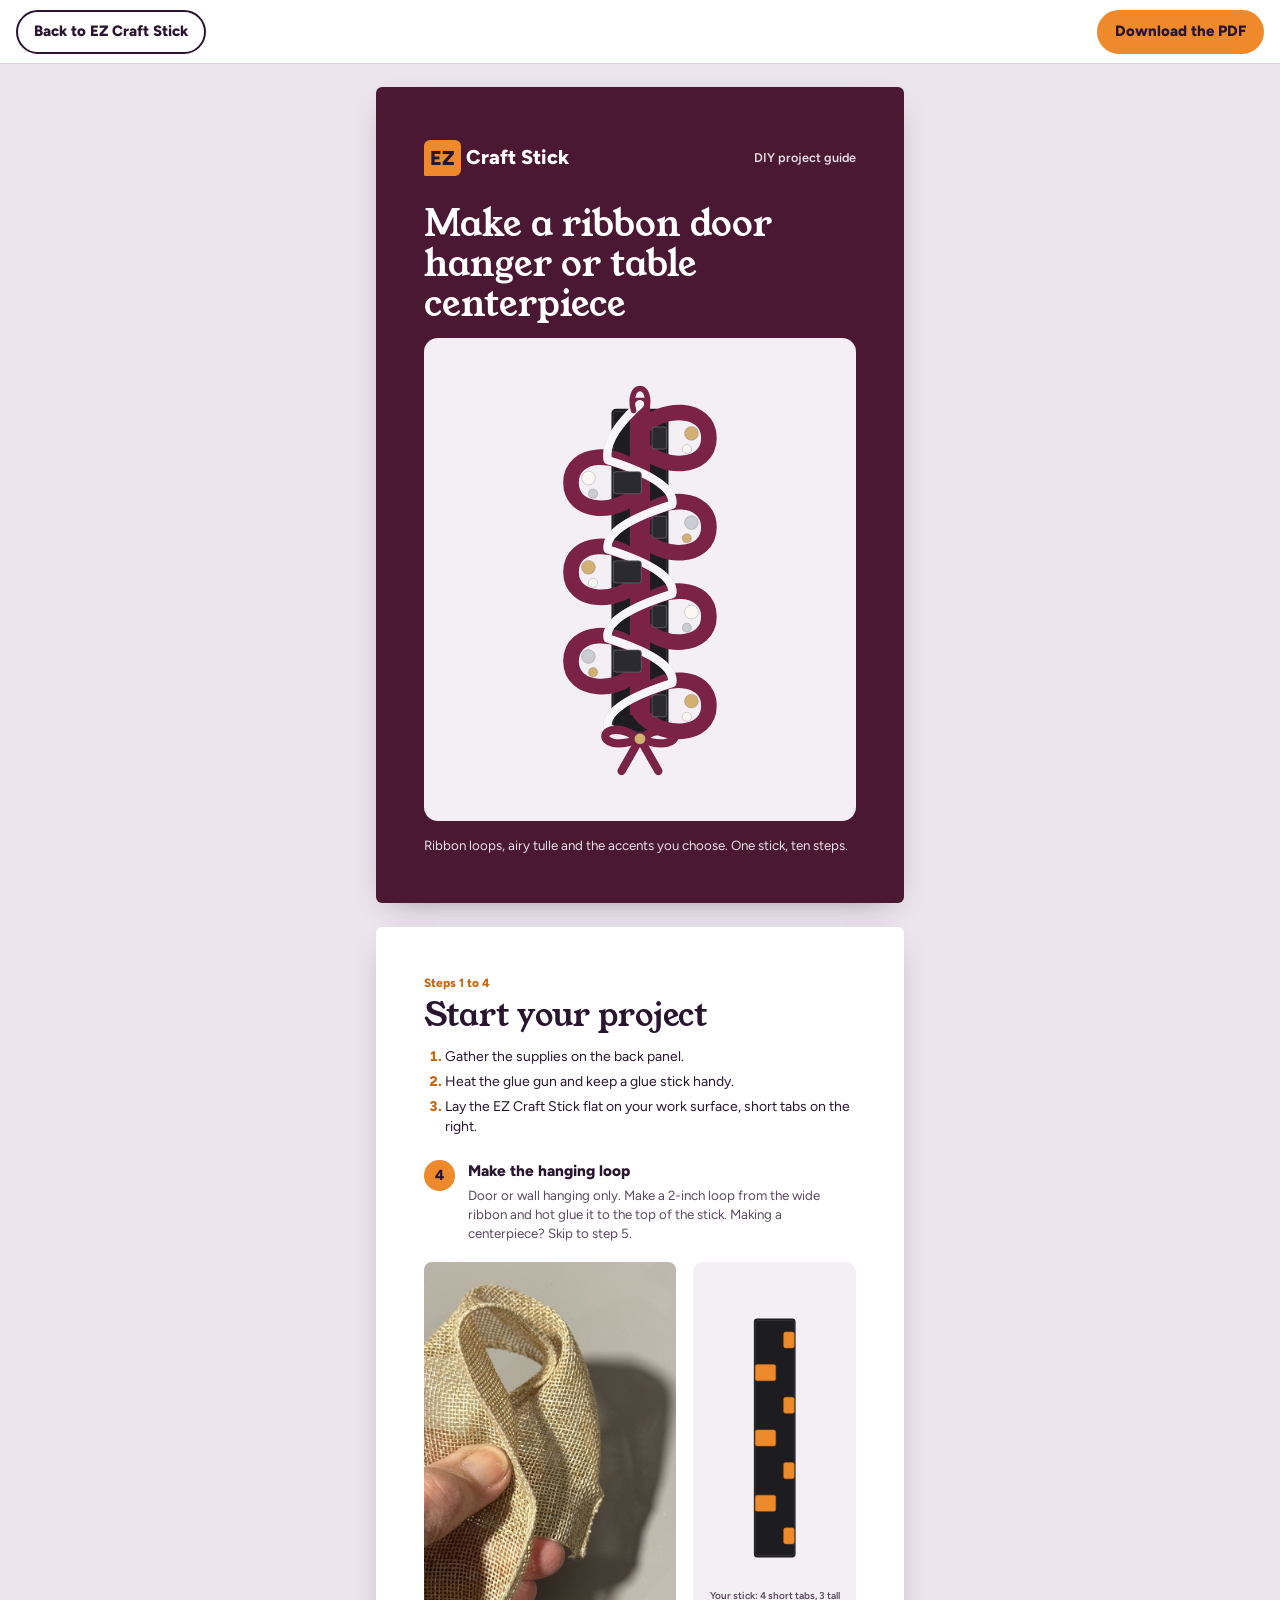
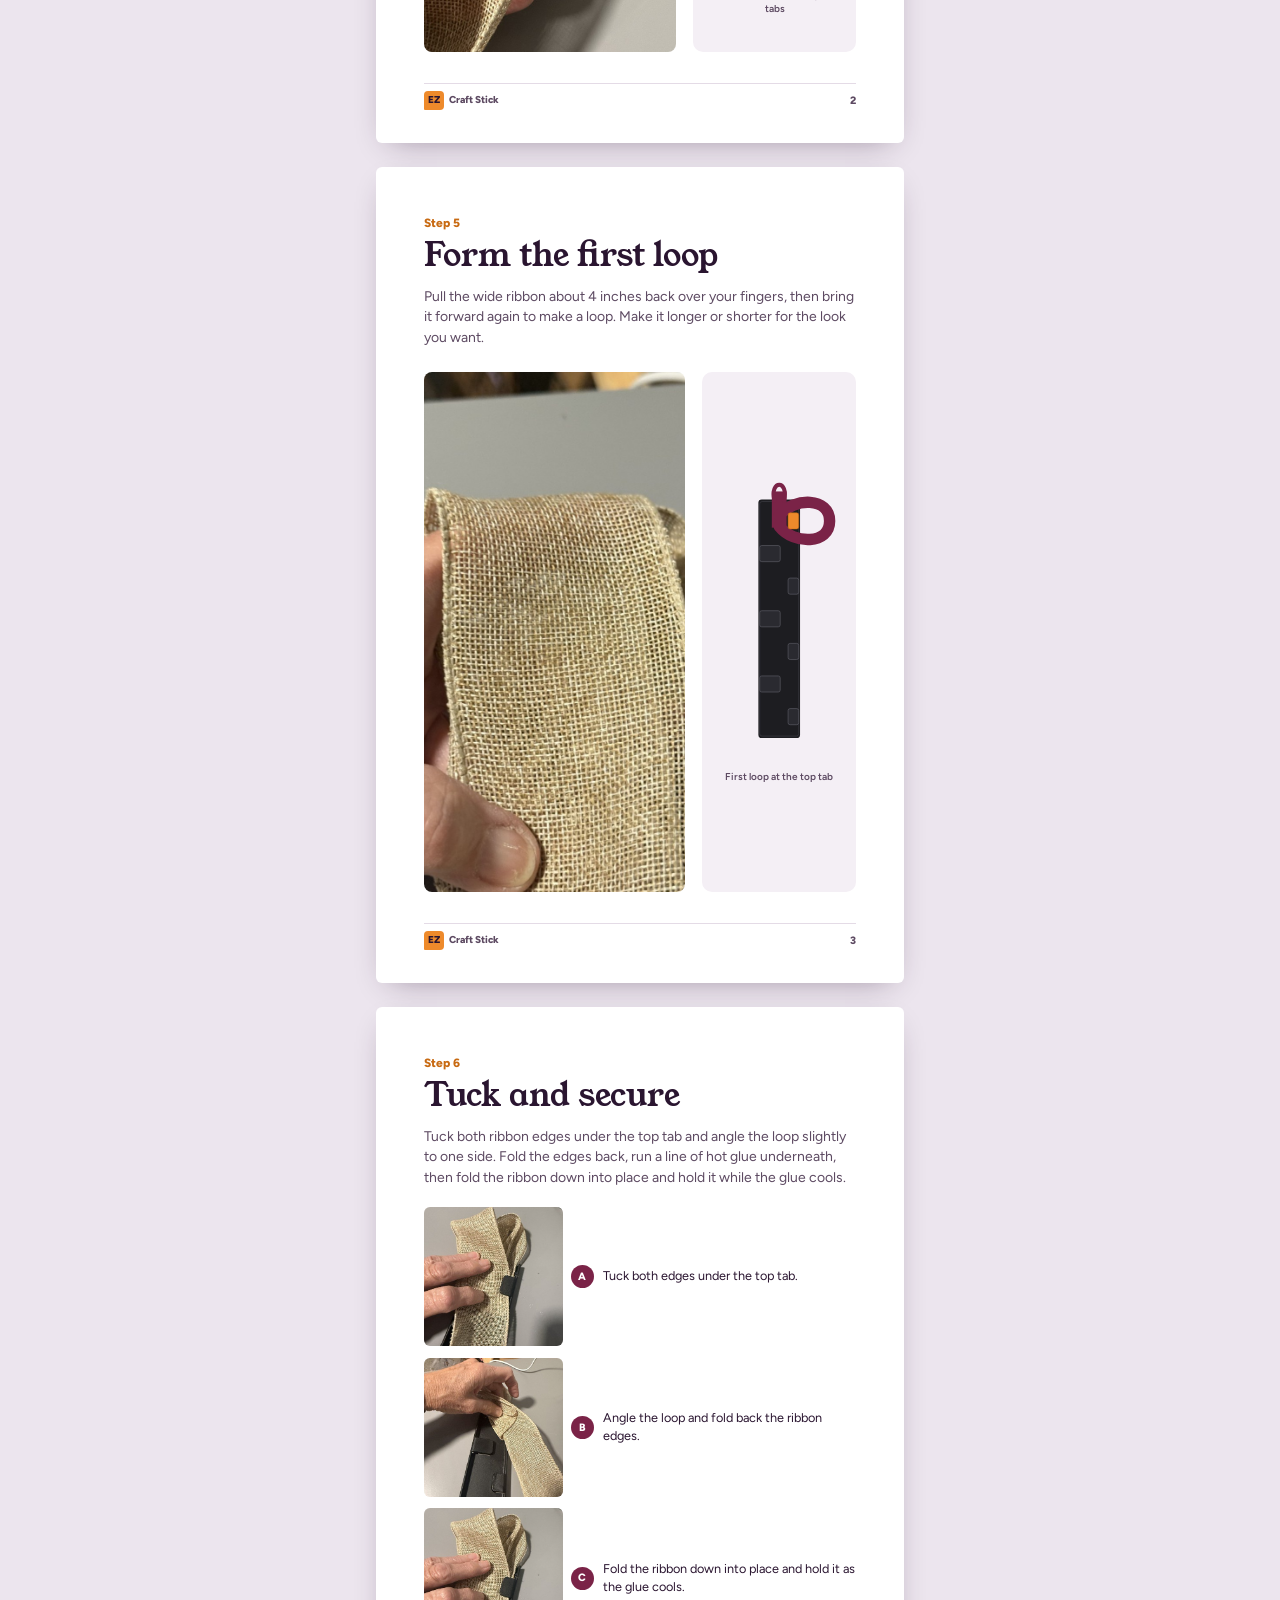
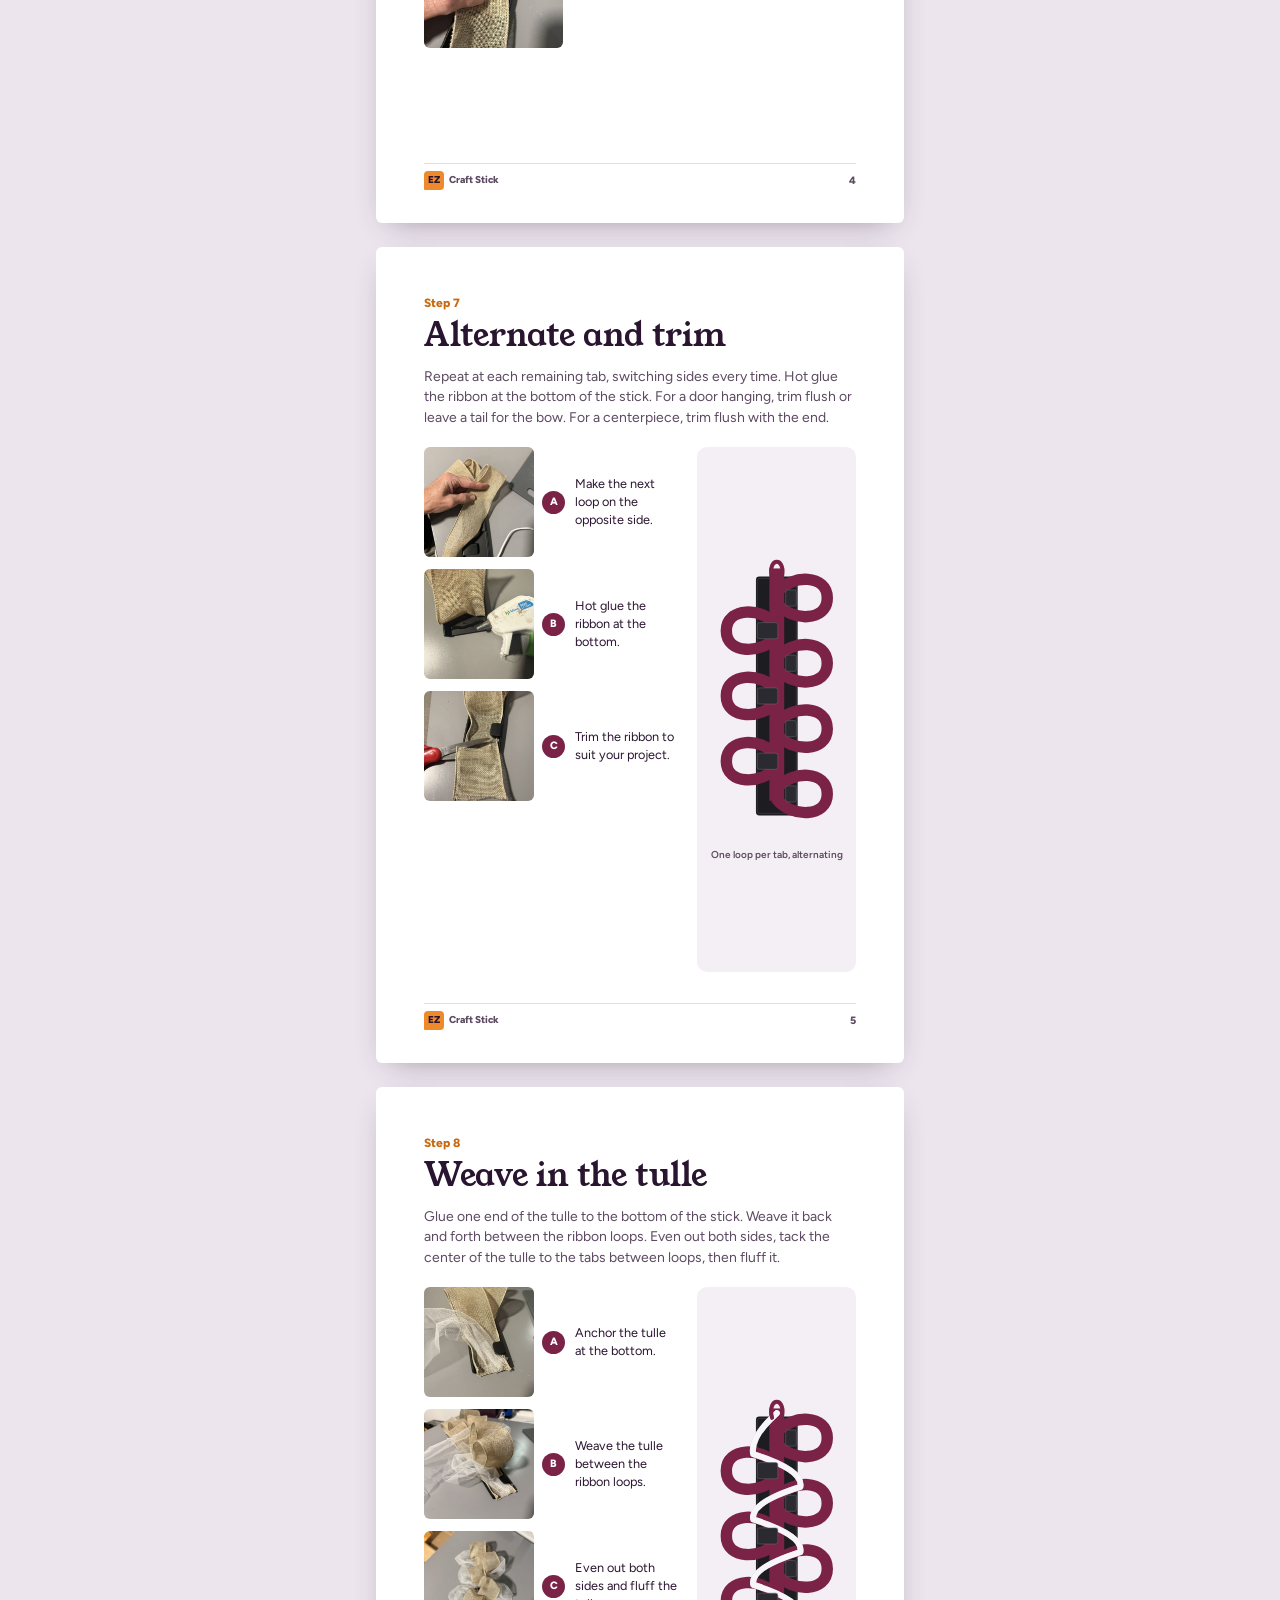
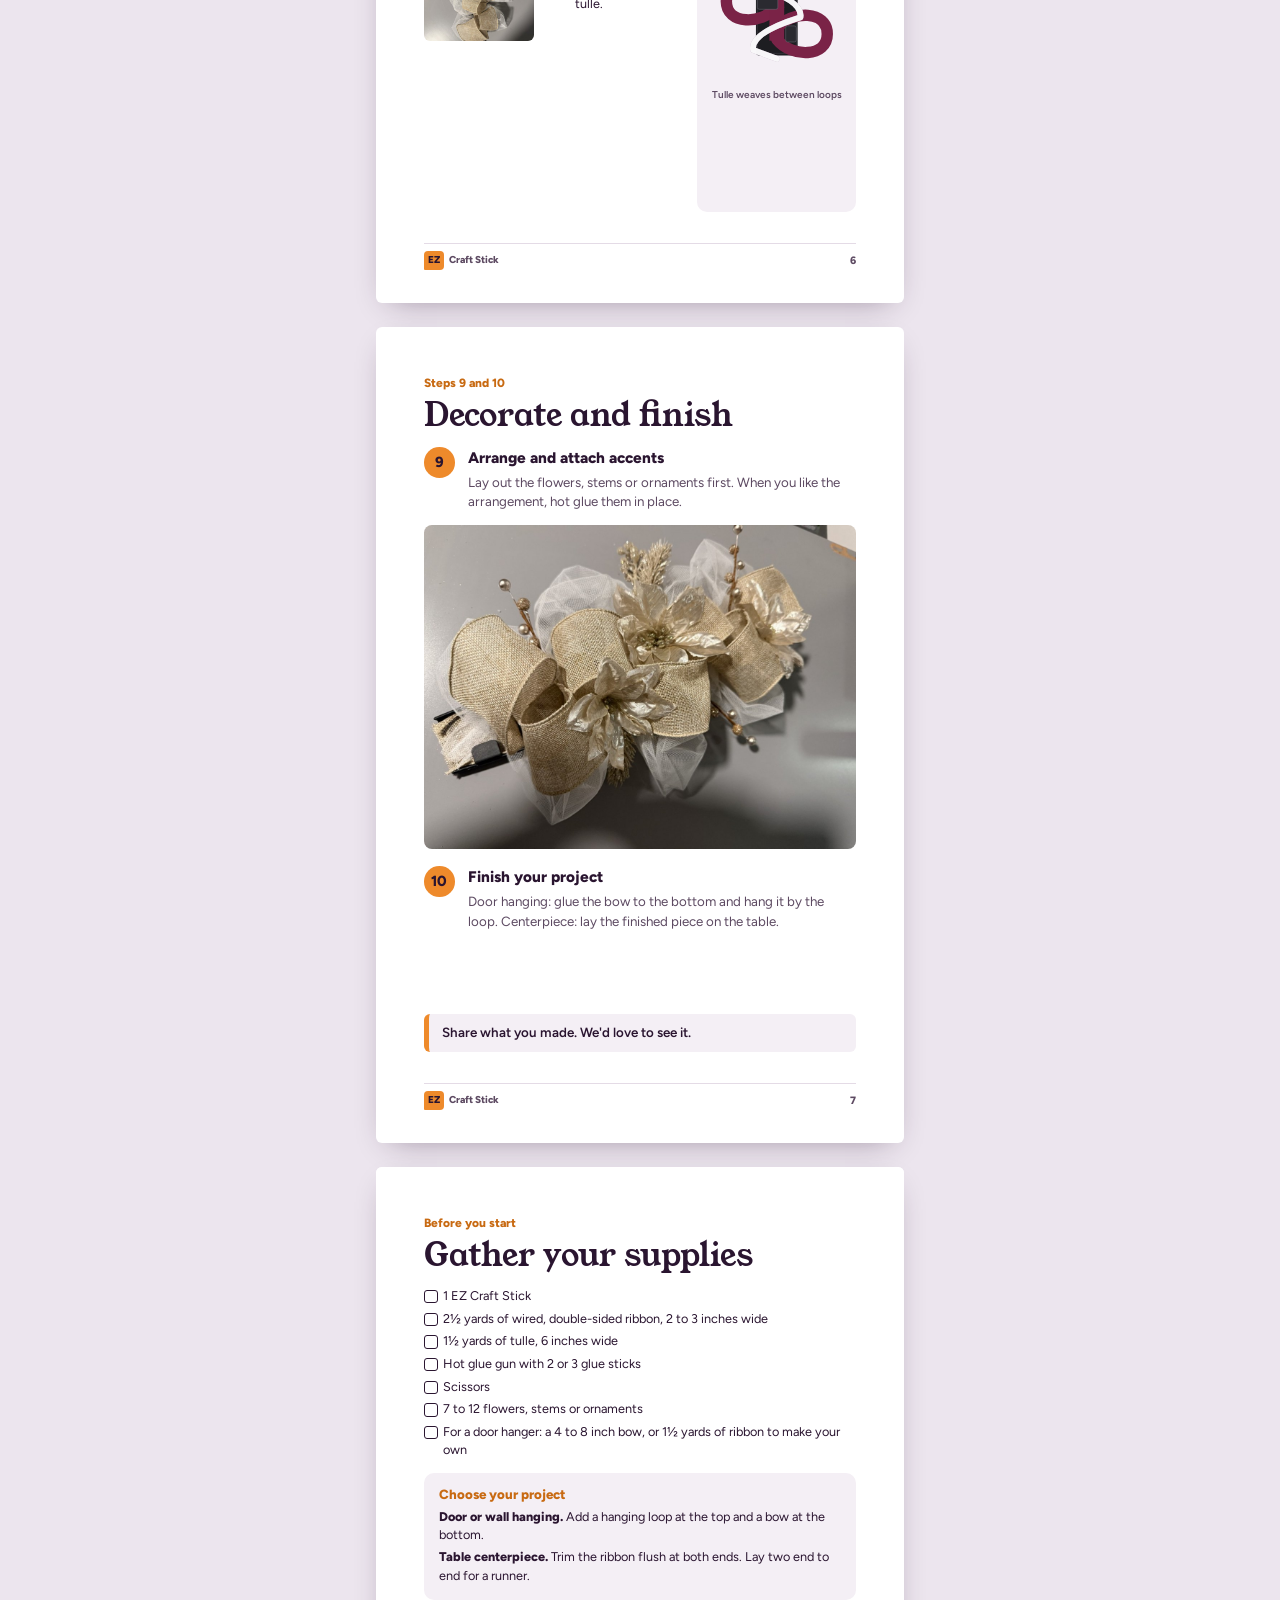
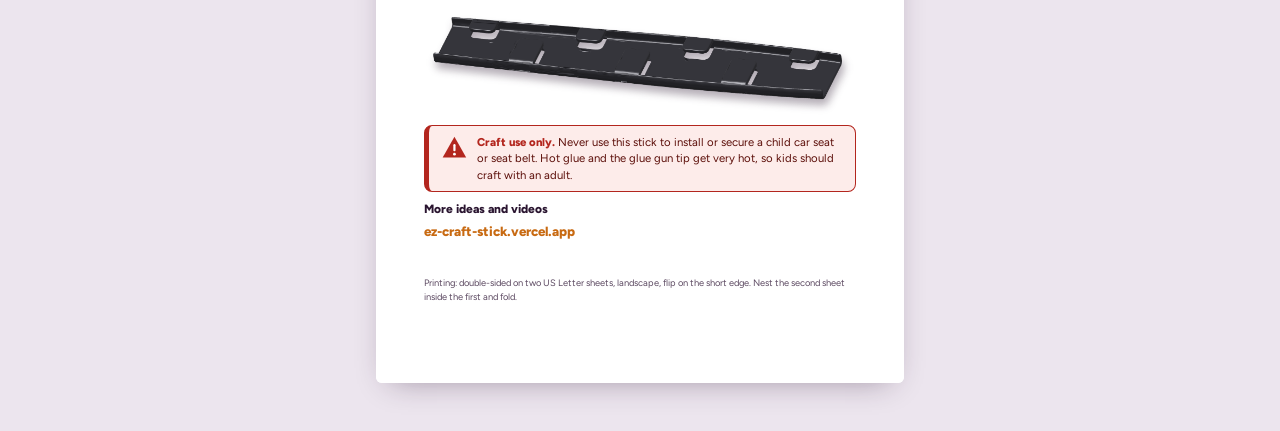
<file: guide.html>
<!DOCTYPE html><html lang="en"><head><meta charset="utf-8"><meta name="viewport" content="width=device-width, initial-scale=1"><title>EZ Craft Stick DIY guide</title><style>@font-face { font-family: "Figtree"; font-weight: 400; font-display: swap; src: url("assets/fonts/figtree-latin-400-normal.woff2") format("woff2"); }
@font-face { font-family: "Figtree"; font-weight: 600; font-display: swap; src: url("assets/fonts/figtree-latin-600-normal.woff2") format("woff2"); }
@font-face { font-family: "Figtree"; font-weight: 800; font-display: swap; src: url("assets/fonts/figtree-latin-800-normal.woff2") format("woff2"); }
@font-face { font-family: "Young Serif"; font-weight: 400; font-display: swap; src: url("assets/fonts/young-serif-latin-400-normal.woff2") format("woff2"); }
@page { size: 11in 8.5in; margin: 0; }
:root {
  --ink: #2a1530; --soft: #5d4a62; --velvet: #4a1832; --ribbon: #7a2347; --tulle: #f4eff5;
  --stick: #1d1d21; --edge: #3c3c43; --orange: #ee8a2b; --orange-deep: #c86a12; --champagne: #d2b072;
}
* { box-sizing: border-box; }
html, body { margin: 0; padding: 0; }
body { font: 400 10pt/1.45 "Figtree", sans-serif; color: var(--ink); -webkit-print-color-adjust: exact; print-color-adjust: exact; }
.sheet { width: 11in; height: 8.5in; display: grid; grid-template-columns: 1fr 1fr; page-break-after: always; break-after: page; overflow: hidden; }
.sheet:last-child { page-break-after: auto; break-after: auto; }
.panel { position: relative; height: 8.5in; padding: .5in .5in .75in; display: flex; flex-direction: column; overflow: hidden; }
h1, h2 { font-family: "Young Serif", Georgia, serif; font-weight: 400; margin: 0; line-height: 1.1; }
h2 { font-size: 24pt; margin-bottom: .14in; }
h3 { font-size: 11.5pt; font-weight: 800; margin: 0 0 .04in; }
p { margin: 0 0 .08in; }

/* wordmark */
.wm { display: inline-flex; align-items: center; gap: .06in; font-weight: 800; }
.wm b { background: var(--orange); color: var(--ink); border-radius: 6px 6px 6px 1px; padding: .04in .06in .03in; }
.wm--lg { font-size: 15pt; color: #fff; }
.wm--sm { font-size: 7.5pt; }
.wm--sm b { border-radius: 4px 4px 4px 1px; padding: .02in .04in; }

.range { color: var(--orange-deep); font-weight: 800; font-size: 9pt; margin-bottom: .06in; }
.lead { font-size: 10.5pt; color: var(--soft); margin-bottom: .2in; }
.pf { position: absolute; left: .5in; right: .5in; bottom: .35in; display: flex; justify-content: space-between; align-items: center; border-top: 1px solid #e4dbe6; padding-top: .08in; font-size: 8pt; font-weight: 800; color: var(--soft); }

/* numbered steps */
.quick { margin: 0 0 .18in; padding-left: .22in; font-size: 10.5pt; }
.quick li { margin-bottom: .05in; }
.quick li::marker { color: var(--orange-deep); font-weight: 800; }
.step { display: grid; grid-template-columns: .38in 1fr; gap: .08in; margin-bottom: .14in; }
.num { width: .32in; height: .32in; border-radius: 50%; background: var(--orange); display: grid; place-items: center; font-weight: 800; font-size: 11pt; }
.step p { color: var(--soft); margin: 0; }

/* photos + mini diagrams */
.photo { width: 100%; object-fit: cover; border-radius: 8px; display: block; }
.media { display: grid; grid-template-columns: 1.55fr 1fr; gap: .18in; align-items: end; margin-top: auto; margin-bottom: .2in; }
.media .photo { aspect-ratio: 1; }
.media--big { grid-template-columns: 1.7fr 1fr; }
.photo--wide { aspect-ratio: 4 / 3; margin-bottom: .18in; }
.mini { background: var(--tulle); border-radius: 10px; padding: .1in; text-align: center; font-size: 7.5pt; color: var(--soft); font-weight: 600; }
.mini span { display: block; margin-top: .04in; line-height: 1.25; }
.mini--tall { align-self: stretch; display: flex; flex-direction: column; justify-content: center; }
.dg { width: 100%; height: auto; display: block; }
.dg--mini { max-height: 3in; }
.split { display: grid; grid-template-columns: 1.6fr 1fr; gap: .2in; flex: 1; margin-bottom: .2in; }

/* A B C substeps */
.subs { list-style: none; margin: 0; padding: 0; display: grid; gap: .12in; align-content: start; }
.subs li { display: grid; grid-template-columns: 1.15in .26in 1fr; gap: .08in; align-items: center; }
.subs img { width: 1.15in; height: 1.15in; object-fit: cover; border-radius: 6px; }
.sub-l { width: .24in; height: .24in; border-radius: 50%; background: var(--ribbon); color: #fff; font-weight: 800; font-size: 8pt; display: grid; place-items: center; }
.subs p { margin: 0; font-size: 9.5pt; }
.panel:not(:has(.split)) .subs { margin-bottom: .2in; }
.panel:not(:has(.split)) .subs li { grid-template-columns: 1.45in .26in 1fr; }
.panel:not(:has(.split)) .subs img { width: 1.45in; height: 1.45in; }
.done { margin-top: auto; margin-bottom: .2in; background: var(--tulle); border-left: 5px solid var(--orange); padding: .1in .14in; border-radius: 6px; font-weight: 600; }

/* diagram parts (static, no motion in print) */
.st-body { fill: var(--stick); }
.st-rail { fill: none; stroke: var(--edge); stroke-width: 2; }
.tab { fill: #2a2a30; stroke: #6d6d76; stroke-width: 1.5; }
.rb { fill: none; stroke: var(--ribbon); stroke-linecap: round; stroke-linejoin: round; }
.rb-spine { stroke-width: 44; stroke-linecap: butt; }
.rb-loop { stroke-width: 34; }
.rb-hang { stroke-width: 12; }
.rb-bow { stroke-width: 18; }
.tulle { fill: none; stroke: #fff; stroke-opacity: .9; stroke-width: 18; stroke-linecap: round; stroke-linejoin: round; filter: drop-shadow(0 0 1px #b9a8bd); }
.orn { stroke: rgba(42,21,48,.25); stroke-width: 1.5; }
.orn-gold { fill: var(--champagne); } .orn-pearl { fill: #fbf8f2; } .orn-silver { fill: #c9ccd3; }
.dg [data-step] { display: none; }
.dg[data-step="2"] [data-step="2"],
.dg[data-step="3"] :is([data-step="2"],[data-step="3"]),
.dg[data-step="4"] :is([data-step="2"],[data-step="3"],[data-step="4"]),
.dg[data-step="5"] :is([data-step="2"],[data-step="3"],[data-step="4"],[data-step="5"]),
.dg[data-step="6"] [data-step] { display: inline; }
.dg[data-step="1"] .tab { fill: var(--orange); stroke: var(--orange-deep); }
.dg[data-step="2"] .tab[data-tab="1"] { fill: var(--orange); stroke: var(--orange-deep); }

/* cover */
.cover { background: var(--velvet); color: #fff; padding: .55in .5in .5in; }
.cover__top { display: flex; justify-content: space-between; align-items: center; }
.cover__kicker { margin: 0; font-weight: 600; font-size: 9.5pt; color: #eadfe9; }
.cover h1 { font-size: 27pt; margin: .3in 0 .15in; max-width: 4.2in; }
.cover__art { flex: 1; min-height: 0; display: flex; justify-content: center; align-items: center; background: var(--tulle); border-radius: 14px; padding: .2in; }
.dg--cover { height: 100%; width: auto; max-height: 4.1in; }
.cover__sub { margin: .16in 0 0; color: #eadfe9; font-size: 10pt; }

/* back panel */
.back { background: #fff; }
.eyebrowless { color: var(--orange-deep); font-weight: 800; font-size: 9pt; margin-bottom: .06in; }
.checks { list-style: none; margin: 0 0 .14in; padding: 0; display: grid; gap: .045in; font-size: 9.5pt; }
.checks li { display: grid; grid-template-columns: .2in 1fr; }
.checks li::before { content: ""; width: .12in; height: .12in; border: 1.5px solid var(--ink); border-radius: 3px; margin-top: .03in; }
.choose { background: var(--tulle); border-radius: 10px; padding: .12in .16in; font-size: 9.5pt; margin-bottom: .1in; }
.choose h3 { color: var(--orange-deep); font-size: 10pt; }
.choose p { margin: 0 0 .04in; }
.back__stick { width: 100%; margin: .02in 0 .08in; }
.caution { display: grid; grid-template-columns: .3in 1fr; gap: .08in; border: 1.5px solid #b3261e; border-left-width: 5px; border-radius: 8px; padding: .08in .12in; background: #fdecea; color: #5c0f0a; font-size: 8.5pt; margin-bottom: .1in; }
.caution svg { width: .28in; height: .28in; }
.caution p { margin: 0; }
.caution strong { color: #b3261e; }
.more { font-size: 9pt; }
.more p { margin: 0; }
.placeholder { display: inline-block; margin-top: .03in !important; border: 1.5px dashed #b9a8bd; border-radius: 6px; padding: .03in .1in; color: var(--soft); }
.print-note { margin-top: auto; font-size: 7pt; color: var(--soft); }

/* fill the space on photo-led pages */
.media { margin-top: .05in; flex: 1; min-height: 0; align-items: stretch; }
.media .photo { aspect-ratio: auto; height: 100%; }
.media .mini { display: flex; flex-direction: column; justify-content: center; }

.site-url { margin-top: .03in !important; font-weight: 800; color: var(--orange-deep); font-size: 10pt; }

@media screen {
  html { background: #ece5ee; }
  body { padding: 0 0 3rem; }
  .bar { position: sticky; top: 0; z-index: 5; display: flex; justify-content: space-between; align-items: center; gap: .75rem; flex-wrap: wrap; padding: .6rem 1rem; background: #fff; box-shadow: 0 1px 0 #ddd0df; font-size: 15px; }
  .bar a { display: inline-flex; align-items: center; min-height: 44px; padding: 0 1rem; border-radius: 999px; font-weight: 800; text-decoration: none; color: var(--ink); border: 2px solid var(--ink); }
  .bar a.dl { background: var(--orange); border-color: var(--orange); }
  .bar a:focus-visible { outline: 3px solid #2b86c5; outline-offset: 2px; }
  .pages { display: flex; flex-direction: column; align-items: center; gap: 24px; padding-top: 24px; }
  .page { width: 5.5in; height: 8.5in; background: #fff; box-shadow: 0 10px 30px -14px rgba(42,21,48,.45); border-radius: 6px; overflow: hidden; }
  .page .panel { height: 8.5in; }
}
</style></head><body><header class="bar"><a href="index.html#guide">Back to EZ Craft Stick</a><a class="dl" href="assets/ez-craft-stick-diy-guide.pdf">Download the PDF</a></header><main class="pages"><div class="page" aria-label="Page 1">
<section class="panel cover">
  <div class="cover__top">
    <span class="wm wm--lg"><b>EZ</b>Craft Stick</span>
    <p class="cover__kicker">DIY project guide</p>
  </div>
  <h1>Make a ribbon door hanger or table centerpiece</h1>
  <div class="cover__art"><svg class="dg dg--cover" data-step="6" aria-hidden="true" viewBox="0 12 400 856">
<defs><filter id="soft" x="-20%" y="-20%" width="140%" height="140%"><feDropShadow dx="0" dy="3" stdDeviation="4" flood-color="#2a1530" flood-opacity=".25"/></filter></defs>
<g data-layer="stick"><rect class="st-body" x="138.0" y="70" width="124" height="710" rx="10"/>
<rect class="st-rail" x="142.0" y="76" width="116" height="698" rx="7"/></g>
<path class="rb rb-spine" data-step="2" pathLength="1" d="M200 46 L200 153.8"/>
<path class="rb rb-loop" data-step="2" pathLength="1" d="M200 117.8 C245 61.8 350 63.8 350 133.8 C350 203.8 245 205.8 200 149.8"/>
<path class="rb rb-spine" data-step="3" pathLength="1" d="M200 149.8 L200 251.0"/>
<path class="rb rb-loop" data-step="3" pathLength="1" d="M200 215.0 C155 159.0 50 161.0 50 231.0 C50 301.0 155 303.0 200 247.0"/>
<path class="rb rb-spine" data-step="4" pathLength="1" d="M200 247.0 L200 347.8"/>
<path class="rb rb-loop" data-step="4" pathLength="1" d="M200 311.8 C245 255.8 350 257.8 350 327.8 C350 397.8 245 399.8 200 343.8"/>
<path class="rb rb-spine" data-step="4" pathLength="1" d="M200 343.8 L200 445.0"/>
<path class="rb rb-loop" data-step="4" pathLength="1" d="M200 409.0 C155 353.0 50 355.0 50 425.0 C50 495.0 155 497.0 200 441.0"/>
<path class="rb rb-spine" data-step="4" pathLength="1" d="M200 441.0 L200 542.2"/>
<path class="rb rb-loop" data-step="4" pathLength="1" d="M200 506.2 C245 450.2 350 452.2 350 522.2 C350 592.2 245 594.2 200 538.2"/>
<path class="rb rb-spine" data-step="4" pathLength="1" d="M200 538.2 L200 639.0"/>
<path class="rb rb-loop" data-step="4" pathLength="1" d="M200 603.0 C155 547.0 50 549.0 50 619.0 C50 689.0 155 691.0 200 635.0"/>
<path class="rb rb-spine" data-step="4" pathLength="1" d="M200 635.0 L200 736.2"/>
<path class="rb rb-loop" data-step="4" pathLength="1" d="M200 700.2 C245 644.2 350 646.2 350 716.2 C350 786.2 245 788.2 200 732.2"/>
<path class="tulle" data-step="5" pathLength="1" d="M200 60 Q120 132 130 182 Q280 229 270 279 Q120 326 130 376 Q280 423 270 473 Q120 520 130 570 Q280 617 270 667 Q120 714 130 764 L200 790"/>
<rect class="tab" data-tab="1" x="226.4" y="109.8" width="31.6" height="48.0" rx="6"/>
<rect class="tab" data-tab="2" x="142.0" y="207.0" width="61.0" height="48.0" rx="6"/>
<rect class="tab" data-tab="3" x="226.4" y="303.8" width="31.6" height="48.0" rx="6"/>
<rect class="tab" data-tab="4" x="142.0" y="401.0" width="61.0" height="48.0" rx="6"/>
<rect class="tab" data-tab="5" x="226.4" y="498.2" width="31.6" height="48.0" rx="6"/>
<rect class="tab" data-tab="6" x="142.0" y="595.0" width="61.0" height="48.0" rx="6"/>
<rect class="tab" data-tab="7" x="226.4" y="692.2" width="31.6" height="48.0" rx="6"/>
<circle class="orn orn-gold" data-step="6" cx="312" cy="123.8" r="15"/>
<circle class="orn orn-pearl" data-step="6" cx="302" cy="157.8" r="10"/>
<circle class="orn orn-pearl" data-step="6" cx="88" cy="221.0" r="15"/>
<circle class="orn orn-silver" data-step="6" cx="98" cy="255.0" r="10"/>
<circle class="orn orn-silver" data-step="6" cx="312" cy="317.8" r="15"/>
<circle class="orn orn-gold" data-step="6" cx="302" cy="351.8" r="10"/>
<circle class="orn orn-gold" data-step="6" cx="88" cy="415.0" r="15"/>
<circle class="orn orn-pearl" data-step="6" cx="98" cy="449.0" r="10"/>
<circle class="orn orn-pearl" data-step="6" cx="312" cy="512.2" r="15"/>
<circle class="orn orn-silver" data-step="6" cx="302" cy="546.2" r="10"/>
<circle class="orn orn-silver" data-step="6" cx="88" cy="609.0" r="15"/>
<circle class="orn orn-gold" data-step="6" cx="98" cy="643.0" r="10"/>
<circle class="orn orn-gold" data-step="6" cx="312" cy="706.2" r="15"/>
<circle class="orn orn-pearl" data-step="6" cx="302" cy="740.2" r="10"/>
<path class="rb rb-hang" data-step="2" pathLength="1" d="M186 74 C170 10 230 10 214 74"/>
<g class="bow" data-step="6"><path class="rb rb-bow" d="M200 788 C110 728 90 828 200 788"/><path class="rb rb-bow" d="M200 788 C290 728 310 828 200 788"/><path class="rb rb-bow" d="M200 788 L160 858"/><path class="rb rb-bow" d="M200 788 L240 858"/><circle class="orn orn-gold" cx="200" cy="788" r="12"/></g>
</svg>
</div>
  <p class="cover__sub">Ribbon loops, airy tulle and the accents you choose. One stick, ten steps.</p>
</section></div><div class="page" aria-label="Page 2">
<section class="panel">
  <p class="range">Steps 1 to 4</p>
  <h2>Start your project</h2>
  <ol class="quick" start="1">
    <li>Gather the supplies on the back panel.</li>
    <li>Heat the glue gun and keep a glue stick handy.</li>
    <li>Lay the EZ Craft Stick flat on your work surface, short tabs on the right.</li>
  </ol>
  <div class="step"><span class="num">4</span><div><h3>Make the hanging loop</h3><p>Door or wall hanging only. Make a 2-inch loop from the wide ribbon and hot glue it to the top of the stick. Making a centerpiece? Skip to step 5.</p></div></div>
  <div class="media">
    <img class="photo" src="assets/guide/s4-hanging-loop.jpg" alt="">
    <div class="mini"><svg class="dg dg--mini" data-step="1" aria-hidden="true" viewBox="0 12 400 856">
<defs><filter id="soft" x="-20%" y="-20%" width="140%" height="140%"><feDropShadow dx="0" dy="3" stdDeviation="4" flood-color="#2a1530" flood-opacity=".25"/></filter></defs>
<g data-layer="stick"><rect class="st-body" x="138.0" y="70" width="124" height="710" rx="10"/>
<rect class="st-rail" x="142.0" y="76" width="116" height="698" rx="7"/></g>
<path class="rb rb-spine" data-step="2" pathLength="1" d="M200 46 L200 153.8"/>
<path class="rb rb-loop" data-step="2" pathLength="1" d="M200 117.8 C245 61.8 350 63.8 350 133.8 C350 203.8 245 205.8 200 149.8"/>
<path class="rb rb-spine" data-step="3" pathLength="1" d="M200 149.8 L200 251.0"/>
<path class="rb rb-loop" data-step="3" pathLength="1" d="M200 215.0 C155 159.0 50 161.0 50 231.0 C50 301.0 155 303.0 200 247.0"/>
<path class="rb rb-spine" data-step="4" pathLength="1" d="M200 247.0 L200 347.8"/>
<path class="rb rb-loop" data-step="4" pathLength="1" d="M200 311.8 C245 255.8 350 257.8 350 327.8 C350 397.8 245 399.8 200 343.8"/>
<path class="rb rb-spine" data-step="4" pathLength="1" d="M200 343.8 L200 445.0"/>
<path class="rb rb-loop" data-step="4" pathLength="1" d="M200 409.0 C155 353.0 50 355.0 50 425.0 C50 495.0 155 497.0 200 441.0"/>
<path class="rb rb-spine" data-step="4" pathLength="1" d="M200 441.0 L200 542.2"/>
<path class="rb rb-loop" data-step="4" pathLength="1" d="M200 506.2 C245 450.2 350 452.2 350 522.2 C350 592.2 245 594.2 200 538.2"/>
<path class="rb rb-spine" data-step="4" pathLength="1" d="M200 538.2 L200 639.0"/>
<path class="rb rb-loop" data-step="4" pathLength="1" d="M200 603.0 C155 547.0 50 549.0 50 619.0 C50 689.0 155 691.0 200 635.0"/>
<path class="rb rb-spine" data-step="4" pathLength="1" d="M200 635.0 L200 736.2"/>
<path class="rb rb-loop" data-step="4" pathLength="1" d="M200 700.2 C245 644.2 350 646.2 350 716.2 C350 786.2 245 788.2 200 732.2"/>
<path class="tulle" data-step="5" pathLength="1" d="M200 60 Q120 132 130 182 Q280 229 270 279 Q120 326 130 376 Q280 423 270 473 Q120 520 130 570 Q280 617 270 667 Q120 714 130 764 L200 790"/>
<rect class="tab" data-tab="1" x="226.4" y="109.8" width="31.6" height="48.0" rx="6"/>
<rect class="tab" data-tab="2" x="142.0" y="207.0" width="61.0" height="48.0" rx="6"/>
<rect class="tab" data-tab="3" x="226.4" y="303.8" width="31.6" height="48.0" rx="6"/>
<rect class="tab" data-tab="4" x="142.0" y="401.0" width="61.0" height="48.0" rx="6"/>
<rect class="tab" data-tab="5" x="226.4" y="498.2" width="31.6" height="48.0" rx="6"/>
<rect class="tab" data-tab="6" x="142.0" y="595.0" width="61.0" height="48.0" rx="6"/>
<rect class="tab" data-tab="7" x="226.4" y="692.2" width="31.6" height="48.0" rx="6"/>
<circle class="orn orn-gold" data-step="6" cx="312" cy="123.8" r="15"/>
<circle class="orn orn-pearl" data-step="6" cx="302" cy="157.8" r="10"/>
<circle class="orn orn-pearl" data-step="6" cx="88" cy="221.0" r="15"/>
<circle class="orn orn-silver" data-step="6" cx="98" cy="255.0" r="10"/>
<circle class="orn orn-silver" data-step="6" cx="312" cy="317.8" r="15"/>
<circle class="orn orn-gold" data-step="6" cx="302" cy="351.8" r="10"/>
<circle class="orn orn-gold" data-step="6" cx="88" cy="415.0" r="15"/>
<circle class="orn orn-pearl" data-step="6" cx="98" cy="449.0" r="10"/>
<circle class="orn orn-pearl" data-step="6" cx="312" cy="512.2" r="15"/>
<circle class="orn orn-silver" data-step="6" cx="302" cy="546.2" r="10"/>
<circle class="orn orn-silver" data-step="6" cx="88" cy="609.0" r="15"/>
<circle class="orn orn-gold" data-step="6" cx="98" cy="643.0" r="10"/>
<circle class="orn orn-gold" data-step="6" cx="312" cy="706.2" r="15"/>
<circle class="orn orn-pearl" data-step="6" cx="302" cy="740.2" r="10"/>
<path class="rb rb-hang" data-step="2" pathLength="1" d="M186 74 C170 10 230 10 214 74"/>
<g class="bow" data-step="6"><path class="rb rb-bow" d="M200 788 C110 728 90 828 200 788"/><path class="rb rb-bow" d="M200 788 C290 728 310 828 200 788"/><path class="rb rb-bow" d="M200 788 L160 858"/><path class="rb rb-bow" d="M200 788 L240 858"/><circle class="orn orn-gold" cx="200" cy="788" r="12"/></g>
</svg>
<span>Your stick: 4 short tabs, 3 tall tabs</span></div>
  </div>
  <footer class="pf"><span class="wm wm--sm"><b>EZ</b>Craft Stick</span><span>2</span></footer>
</section></div><div class="page" aria-label="Page 3">
<section class="panel">
  <p class="range">Step 5</p>
  <h2>Form the first loop</h2>
  <p class="lead">Pull the wide ribbon about 4 inches back over your fingers, then bring it forward again to make a loop. Make it longer or shorter for the look you want.</p>
  <div class="media media--big">
    <img class="photo" src="assets/guide/s5-first-loop.jpg" alt="">
    <div class="mini"><svg class="dg dg--mini" data-step="2" aria-hidden="true" viewBox="0 12 400 856">
<defs><filter id="soft" x="-20%" y="-20%" width="140%" height="140%"><feDropShadow dx="0" dy="3" stdDeviation="4" flood-color="#2a1530" flood-opacity=".25"/></filter></defs>
<g data-layer="stick"><rect class="st-body" x="138.0" y="70" width="124" height="710" rx="10"/>
<rect class="st-rail" x="142.0" y="76" width="116" height="698" rx="7"/></g>
<path class="rb rb-spine" data-step="2" pathLength="1" d="M200 46 L200 153.8"/>
<path class="rb rb-loop" data-step="2" pathLength="1" d="M200 117.8 C245 61.8 350 63.8 350 133.8 C350 203.8 245 205.8 200 149.8"/>
<path class="rb rb-spine" data-step="3" pathLength="1" d="M200 149.8 L200 251.0"/>
<path class="rb rb-loop" data-step="3" pathLength="1" d="M200 215.0 C155 159.0 50 161.0 50 231.0 C50 301.0 155 303.0 200 247.0"/>
<path class="rb rb-spine" data-step="4" pathLength="1" d="M200 247.0 L200 347.8"/>
<path class="rb rb-loop" data-step="4" pathLength="1" d="M200 311.8 C245 255.8 350 257.8 350 327.8 C350 397.8 245 399.8 200 343.8"/>
<path class="rb rb-spine" data-step="4" pathLength="1" d="M200 343.8 L200 445.0"/>
<path class="rb rb-loop" data-step="4" pathLength="1" d="M200 409.0 C155 353.0 50 355.0 50 425.0 C50 495.0 155 497.0 200 441.0"/>
<path class="rb rb-spine" data-step="4" pathLength="1" d="M200 441.0 L200 542.2"/>
<path class="rb rb-loop" data-step="4" pathLength="1" d="M200 506.2 C245 450.2 350 452.2 350 522.2 C350 592.2 245 594.2 200 538.2"/>
<path class="rb rb-spine" data-step="4" pathLength="1" d="M200 538.2 L200 639.0"/>
<path class="rb rb-loop" data-step="4" pathLength="1" d="M200 603.0 C155 547.0 50 549.0 50 619.0 C50 689.0 155 691.0 200 635.0"/>
<path class="rb rb-spine" data-step="4" pathLength="1" d="M200 635.0 L200 736.2"/>
<path class="rb rb-loop" data-step="4" pathLength="1" d="M200 700.2 C245 644.2 350 646.2 350 716.2 C350 786.2 245 788.2 200 732.2"/>
<path class="tulle" data-step="5" pathLength="1" d="M200 60 Q120 132 130 182 Q280 229 270 279 Q120 326 130 376 Q280 423 270 473 Q120 520 130 570 Q280 617 270 667 Q120 714 130 764 L200 790"/>
<rect class="tab" data-tab="1" x="226.4" y="109.8" width="31.6" height="48.0" rx="6"/>
<rect class="tab" data-tab="2" x="142.0" y="207.0" width="61.0" height="48.0" rx="6"/>
<rect class="tab" data-tab="3" x="226.4" y="303.8" width="31.6" height="48.0" rx="6"/>
<rect class="tab" data-tab="4" x="142.0" y="401.0" width="61.0" height="48.0" rx="6"/>
<rect class="tab" data-tab="5" x="226.4" y="498.2" width="31.6" height="48.0" rx="6"/>
<rect class="tab" data-tab="6" x="142.0" y="595.0" width="61.0" height="48.0" rx="6"/>
<rect class="tab" data-tab="7" x="226.4" y="692.2" width="31.6" height="48.0" rx="6"/>
<circle class="orn orn-gold" data-step="6" cx="312" cy="123.8" r="15"/>
<circle class="orn orn-pearl" data-step="6" cx="302" cy="157.8" r="10"/>
<circle class="orn orn-pearl" data-step="6" cx="88" cy="221.0" r="15"/>
<circle class="orn orn-silver" data-step="6" cx="98" cy="255.0" r="10"/>
<circle class="orn orn-silver" data-step="6" cx="312" cy="317.8" r="15"/>
<circle class="orn orn-gold" data-step="6" cx="302" cy="351.8" r="10"/>
<circle class="orn orn-gold" data-step="6" cx="88" cy="415.0" r="15"/>
<circle class="orn orn-pearl" data-step="6" cx="98" cy="449.0" r="10"/>
<circle class="orn orn-pearl" data-step="6" cx="312" cy="512.2" r="15"/>
<circle class="orn orn-silver" data-step="6" cx="302" cy="546.2" r="10"/>
<circle class="orn orn-silver" data-step="6" cx="88" cy="609.0" r="15"/>
<circle class="orn orn-gold" data-step="6" cx="98" cy="643.0" r="10"/>
<circle class="orn orn-gold" data-step="6" cx="312" cy="706.2" r="15"/>
<circle class="orn orn-pearl" data-step="6" cx="302" cy="740.2" r="10"/>
<path class="rb rb-hang" data-step="2" pathLength="1" d="M186 74 C170 10 230 10 214 74"/>
<g class="bow" data-step="6"><path class="rb rb-bow" d="M200 788 C110 728 90 828 200 788"/><path class="rb rb-bow" d="M200 788 C290 728 310 828 200 788"/><path class="rb rb-bow" d="M200 788 L160 858"/><path class="rb rb-bow" d="M200 788 L240 858"/><circle class="orn orn-gold" cx="200" cy="788" r="12"/></g>
</svg>
<span>First loop at the top tab</span></div>
  </div>
  <footer class="pf"><span class="wm wm--sm"><b>EZ</b>Craft Stick</span><span>3</span></footer>
</section></div><div class="page" aria-label="Page 4">
<section class="panel">
  <p class="range">Step 6</p>
  <h2>Tuck and secure</h2>
  <p class="lead">Tuck both ribbon edges under the top tab and angle the loop slightly to one side. Fold the edges back, run a line of hot glue underneath, then fold the ribbon down into place and hold it while the glue cools.</p>
  <ol class="subs"><li><img src="assets/guide/s6a.jpg" alt=""><span class="sub-l">A</span><p>Tuck both edges under the top tab.</p></li><li><img src="assets/guide/s6b.jpg" alt=""><span class="sub-l">B</span><p>Angle the loop and fold back the ribbon edges.</p></li><li><img src="assets/guide/s6c.jpg" alt=""><span class="sub-l">C</span><p>Fold the ribbon down into place and hold it as the glue cools.</p></li></ol>
  <footer class="pf"><span class="wm wm--sm"><b>EZ</b>Craft Stick</span><span>4</span></footer>
</section></div><div class="page" aria-label="Page 5">
<section class="panel">
  <p class="range">Step 7</p>
  <h2>Alternate and trim</h2>
  <p class="lead">Repeat at each remaining tab, switching sides every time. Hot glue the ribbon at the bottom of the stick. For a door hanging, trim flush or leave a tail for the bow. For a centerpiece, trim flush with the end.</p>
  <div class="split">
    <ol class="subs"><li><img src="assets/guide/s7a.jpg" alt=""><span class="sub-l">A</span><p>Make the next loop on the opposite side.</p></li><li><img src="assets/guide/s7b.jpg" alt=""><span class="sub-l">B</span><p>Hot glue the ribbon at the bottom.</p></li><li><img src="assets/guide/s7c.jpg" alt=""><span class="sub-l">C</span><p>Trim the ribbon to suit your project.</p></li></ol>
    <div class="mini mini--tall"><svg class="dg dg--mini" data-step="4" aria-hidden="true" viewBox="0 12 400 856">
<defs><filter id="soft" x="-20%" y="-20%" width="140%" height="140%"><feDropShadow dx="0" dy="3" stdDeviation="4" flood-color="#2a1530" flood-opacity=".25"/></filter></defs>
<g data-layer="stick"><rect class="st-body" x="138.0" y="70" width="124" height="710" rx="10"/>
<rect class="st-rail" x="142.0" y="76" width="116" height="698" rx="7"/></g>
<path class="rb rb-spine" data-step="2" pathLength="1" d="M200 46 L200 153.8"/>
<path class="rb rb-loop" data-step="2" pathLength="1" d="M200 117.8 C245 61.8 350 63.8 350 133.8 C350 203.8 245 205.8 200 149.8"/>
<path class="rb rb-spine" data-step="3" pathLength="1" d="M200 149.8 L200 251.0"/>
<path class="rb rb-loop" data-step="3" pathLength="1" d="M200 215.0 C155 159.0 50 161.0 50 231.0 C50 301.0 155 303.0 200 247.0"/>
<path class="rb rb-spine" data-step="4" pathLength="1" d="M200 247.0 L200 347.8"/>
<path class="rb rb-loop" data-step="4" pathLength="1" d="M200 311.8 C245 255.8 350 257.8 350 327.8 C350 397.8 245 399.8 200 343.8"/>
<path class="rb rb-spine" data-step="4" pathLength="1" d="M200 343.8 L200 445.0"/>
<path class="rb rb-loop" data-step="4" pathLength="1" d="M200 409.0 C155 353.0 50 355.0 50 425.0 C50 495.0 155 497.0 200 441.0"/>
<path class="rb rb-spine" data-step="4" pathLength="1" d="M200 441.0 L200 542.2"/>
<path class="rb rb-loop" data-step="4" pathLength="1" d="M200 506.2 C245 450.2 350 452.2 350 522.2 C350 592.2 245 594.2 200 538.2"/>
<path class="rb rb-spine" data-step="4" pathLength="1" d="M200 538.2 L200 639.0"/>
<path class="rb rb-loop" data-step="4" pathLength="1" d="M200 603.0 C155 547.0 50 549.0 50 619.0 C50 689.0 155 691.0 200 635.0"/>
<path class="rb rb-spine" data-step="4" pathLength="1" d="M200 635.0 L200 736.2"/>
<path class="rb rb-loop" data-step="4" pathLength="1" d="M200 700.2 C245 644.2 350 646.2 350 716.2 C350 786.2 245 788.2 200 732.2"/>
<path class="tulle" data-step="5" pathLength="1" d="M200 60 Q120 132 130 182 Q280 229 270 279 Q120 326 130 376 Q280 423 270 473 Q120 520 130 570 Q280 617 270 667 Q120 714 130 764 L200 790"/>
<rect class="tab" data-tab="1" x="226.4" y="109.8" width="31.6" height="48.0" rx="6"/>
<rect class="tab" data-tab="2" x="142.0" y="207.0" width="61.0" height="48.0" rx="6"/>
<rect class="tab" data-tab="3" x="226.4" y="303.8" width="31.6" height="48.0" rx="6"/>
<rect class="tab" data-tab="4" x="142.0" y="401.0" width="61.0" height="48.0" rx="6"/>
<rect class="tab" data-tab="5" x="226.4" y="498.2" width="31.6" height="48.0" rx="6"/>
<rect class="tab" data-tab="6" x="142.0" y="595.0" width="61.0" height="48.0" rx="6"/>
<rect class="tab" data-tab="7" x="226.4" y="692.2" width="31.6" height="48.0" rx="6"/>
<circle class="orn orn-gold" data-step="6" cx="312" cy="123.8" r="15"/>
<circle class="orn orn-pearl" data-step="6" cx="302" cy="157.8" r="10"/>
<circle class="orn orn-pearl" data-step="6" cx="88" cy="221.0" r="15"/>
<circle class="orn orn-silver" data-step="6" cx="98" cy="255.0" r="10"/>
<circle class="orn orn-silver" data-step="6" cx="312" cy="317.8" r="15"/>
<circle class="orn orn-gold" data-step="6" cx="302" cy="351.8" r="10"/>
<circle class="orn orn-gold" data-step="6" cx="88" cy="415.0" r="15"/>
<circle class="orn orn-pearl" data-step="6" cx="98" cy="449.0" r="10"/>
<circle class="orn orn-pearl" data-step="6" cx="312" cy="512.2" r="15"/>
<circle class="orn orn-silver" data-step="6" cx="302" cy="546.2" r="10"/>
<circle class="orn orn-silver" data-step="6" cx="88" cy="609.0" r="15"/>
<circle class="orn orn-gold" data-step="6" cx="98" cy="643.0" r="10"/>
<circle class="orn orn-gold" data-step="6" cx="312" cy="706.2" r="15"/>
<circle class="orn orn-pearl" data-step="6" cx="302" cy="740.2" r="10"/>
<path class="rb rb-hang" data-step="2" pathLength="1" d="M186 74 C170 10 230 10 214 74"/>
<g class="bow" data-step="6"><path class="rb rb-bow" d="M200 788 C110 728 90 828 200 788"/><path class="rb rb-bow" d="M200 788 C290 728 310 828 200 788"/><path class="rb rb-bow" d="M200 788 L160 858"/><path class="rb rb-bow" d="M200 788 L240 858"/><circle class="orn orn-gold" cx="200" cy="788" r="12"/></g>
</svg>
<span>One loop per tab, alternating</span></div>
  </div>
  <footer class="pf"><span class="wm wm--sm"><b>EZ</b>Craft Stick</span><span>5</span></footer>
</section></div><div class="page" aria-label="Page 6">
<section class="panel">
  <p class="range">Step 8</p>
  <h2>Weave in the tulle</h2>
  <p class="lead">Glue one end of the tulle to the bottom of the stick. Weave it back and forth between the ribbon loops. Even out both sides, tack the center of the tulle to the tabs between loops, then fluff it.</p>
  <div class="split">
    <ol class="subs"><li><img src="assets/guide/s8a.jpg" alt=""><span class="sub-l">A</span><p>Anchor the tulle at the bottom.</p></li><li><img src="assets/guide/s8b.jpg" alt=""><span class="sub-l">B</span><p>Weave the tulle between the ribbon loops.</p></li><li><img src="assets/guide/s8c.jpg" alt=""><span class="sub-l">C</span><p>Even out both sides and fluff the tulle.</p></li></ol>
    <div class="mini mini--tall"><svg class="dg dg--mini" data-step="5" aria-hidden="true" viewBox="0 12 400 856">
<defs><filter id="soft" x="-20%" y="-20%" width="140%" height="140%"><feDropShadow dx="0" dy="3" stdDeviation="4" flood-color="#2a1530" flood-opacity=".25"/></filter></defs>
<g data-layer="stick"><rect class="st-body" x="138.0" y="70" width="124" height="710" rx="10"/>
<rect class="st-rail" x="142.0" y="76" width="116" height="698" rx="7"/></g>
<path class="rb rb-spine" data-step="2" pathLength="1" d="M200 46 L200 153.8"/>
<path class="rb rb-loop" data-step="2" pathLength="1" d="M200 117.8 C245 61.8 350 63.8 350 133.8 C350 203.8 245 205.8 200 149.8"/>
<path class="rb rb-spine" data-step="3" pathLength="1" d="M200 149.8 L200 251.0"/>
<path class="rb rb-loop" data-step="3" pathLength="1" d="M200 215.0 C155 159.0 50 161.0 50 231.0 C50 301.0 155 303.0 200 247.0"/>
<path class="rb rb-spine" data-step="4" pathLength="1" d="M200 247.0 L200 347.8"/>
<path class="rb rb-loop" data-step="4" pathLength="1" d="M200 311.8 C245 255.8 350 257.8 350 327.8 C350 397.8 245 399.8 200 343.8"/>
<path class="rb rb-spine" data-step="4" pathLength="1" d="M200 343.8 L200 445.0"/>
<path class="rb rb-loop" data-step="4" pathLength="1" d="M200 409.0 C155 353.0 50 355.0 50 425.0 C50 495.0 155 497.0 200 441.0"/>
<path class="rb rb-spine" data-step="4" pathLength="1" d="M200 441.0 L200 542.2"/>
<path class="rb rb-loop" data-step="4" pathLength="1" d="M200 506.2 C245 450.2 350 452.2 350 522.2 C350 592.2 245 594.2 200 538.2"/>
<path class="rb rb-spine" data-step="4" pathLength="1" d="M200 538.2 L200 639.0"/>
<path class="rb rb-loop" data-step="4" pathLength="1" d="M200 603.0 C155 547.0 50 549.0 50 619.0 C50 689.0 155 691.0 200 635.0"/>
<path class="rb rb-spine" data-step="4" pathLength="1" d="M200 635.0 L200 736.2"/>
<path class="rb rb-loop" data-step="4" pathLength="1" d="M200 700.2 C245 644.2 350 646.2 350 716.2 C350 786.2 245 788.2 200 732.2"/>
<path class="tulle" data-step="5" pathLength="1" d="M200 60 Q120 132 130 182 Q280 229 270 279 Q120 326 130 376 Q280 423 270 473 Q120 520 130 570 Q280 617 270 667 Q120 714 130 764 L200 790"/>
<rect class="tab" data-tab="1" x="226.4" y="109.8" width="31.6" height="48.0" rx="6"/>
<rect class="tab" data-tab="2" x="142.0" y="207.0" width="61.0" height="48.0" rx="6"/>
<rect class="tab" data-tab="3" x="226.4" y="303.8" width="31.6" height="48.0" rx="6"/>
<rect class="tab" data-tab="4" x="142.0" y="401.0" width="61.0" height="48.0" rx="6"/>
<rect class="tab" data-tab="5" x="226.4" y="498.2" width="31.6" height="48.0" rx="6"/>
<rect class="tab" data-tab="6" x="142.0" y="595.0" width="61.0" height="48.0" rx="6"/>
<rect class="tab" data-tab="7" x="226.4" y="692.2" width="31.6" height="48.0" rx="6"/>
<circle class="orn orn-gold" data-step="6" cx="312" cy="123.8" r="15"/>
<circle class="orn orn-pearl" data-step="6" cx="302" cy="157.8" r="10"/>
<circle class="orn orn-pearl" data-step="6" cx="88" cy="221.0" r="15"/>
<circle class="orn orn-silver" data-step="6" cx="98" cy="255.0" r="10"/>
<circle class="orn orn-silver" data-step="6" cx="312" cy="317.8" r="15"/>
<circle class="orn orn-gold" data-step="6" cx="302" cy="351.8" r="10"/>
<circle class="orn orn-gold" data-step="6" cx="88" cy="415.0" r="15"/>
<circle class="orn orn-pearl" data-step="6" cx="98" cy="449.0" r="10"/>
<circle class="orn orn-pearl" data-step="6" cx="312" cy="512.2" r="15"/>
<circle class="orn orn-silver" data-step="6" cx="302" cy="546.2" r="10"/>
<circle class="orn orn-silver" data-step="6" cx="88" cy="609.0" r="15"/>
<circle class="orn orn-gold" data-step="6" cx="98" cy="643.0" r="10"/>
<circle class="orn orn-gold" data-step="6" cx="312" cy="706.2" r="15"/>
<circle class="orn orn-pearl" data-step="6" cx="302" cy="740.2" r="10"/>
<path class="rb rb-hang" data-step="2" pathLength="1" d="M186 74 C170 10 230 10 214 74"/>
<g class="bow" data-step="6"><path class="rb rb-bow" d="M200 788 C110 728 90 828 200 788"/><path class="rb rb-bow" d="M200 788 C290 728 310 828 200 788"/><path class="rb rb-bow" d="M200 788 L160 858"/><path class="rb rb-bow" d="M200 788 L240 858"/><circle class="orn orn-gold" cx="200" cy="788" r="12"/></g>
</svg>
<span>Tulle weaves between loops</span></div>
  </div>
  <footer class="pf"><span class="wm wm--sm"><b>EZ</b>Craft Stick</span><span>6</span></footer>
</section></div><div class="page" aria-label="Page 7">
<section class="panel">
  <p class="range">Steps 9 and 10</p>
  <h2>Decorate and finish</h2>
  <div class="step"><span class="num">9</span><div><h3>Arrange and attach accents</h3><p>Lay out the flowers, stems or ornaments first. When you like the arrangement, hot glue them in place.</p></div></div>
  <img class="photo photo--wide" src="assets/guide/s9-accents.jpg" alt="">
  <div class="step"><span class="num">10</span><div><h3>Finish your project</h3><p>Door hanging: glue the bow to the bottom and hang it by the loop. Centerpiece: lay the finished piece on the table.</p></div></div>
  <p class="done">Share what you made. We'd love to see it.</p>
  <footer class="pf"><span class="wm wm--sm"><b>EZ</b>Craft Stick</span><span>7</span></footer>
</section></div><div class="page" aria-label="Page 8">
<section class="panel back">
  <p class="eyebrowless">Before you start</p>
  <h2>Gather your supplies</h2>
  <ul class="checks">
    <li>1 EZ Craft Stick</li>
    <li>2½ yards of wired, double-sided ribbon, 2 to 3 inches wide</li>
    <li>1½ yards of tulle, 6 inches wide</li>
    <li>Hot glue gun with 2 or 3 glue sticks</li>
    <li>Scissors</li>
    <li>7 to 12 flowers, stems or ornaments</li>
    <li>For a door hanger: a 4 to 8 inch bow, or 1½ yards of ribbon to make your own</li>
  </ul>
  <div class="choose">
    <h3>Choose your project</h3>
    <p><strong>Door or wall hanging.</strong> Add a hanging loop at the top and a bow at the bottom.</p>
    <p><strong>Table centerpiece.</strong> Trim the ribbon flush at both ends. Lay two end to end for a runner.</p>
  </div>
  <img class="back__stick" src="assets/guide/stick-black-3d.png" alt="">
  <div class="caution">
    <svg viewBox="0 0 24 24" aria-hidden="true"><path d="M12 2.5 1.5 21h21z" fill="#b3261e"/><rect x="11" y="9" width="2" height="6.5" rx="1" fill="#fff"/><circle cx="12" cy="18" r="1.25" fill="#fff"/></svg>
    <p><strong>Craft use only.</strong> Never use this stick to install or secure a child car seat or seat belt. Hot glue and the glue gun tip get very hot, so kids should craft with an adult.</p>
  </div>
  <div class="more">
    <p><strong>More ideas and videos</strong></p>
    <p class="site-url">ez-craft-stick.vercel.app</p>
  </div>
  <p class="print-note">Printing: double-sided on two US Letter sheets, landscape, flip on the short edge. Nest the second sheet inside the first and fold.</p>
</section></div></main>
<script>
// scale each 5.5 x 8.5 in page to fit narrow screens
function fit(){ const w = Math.min(1, (window.innerWidth - 32) / 528); document.querySelectorAll('.page').forEach(p => p.style.zoom = w); }
addEventListener('resize', fit); fit();
</script></body></html>
</file>
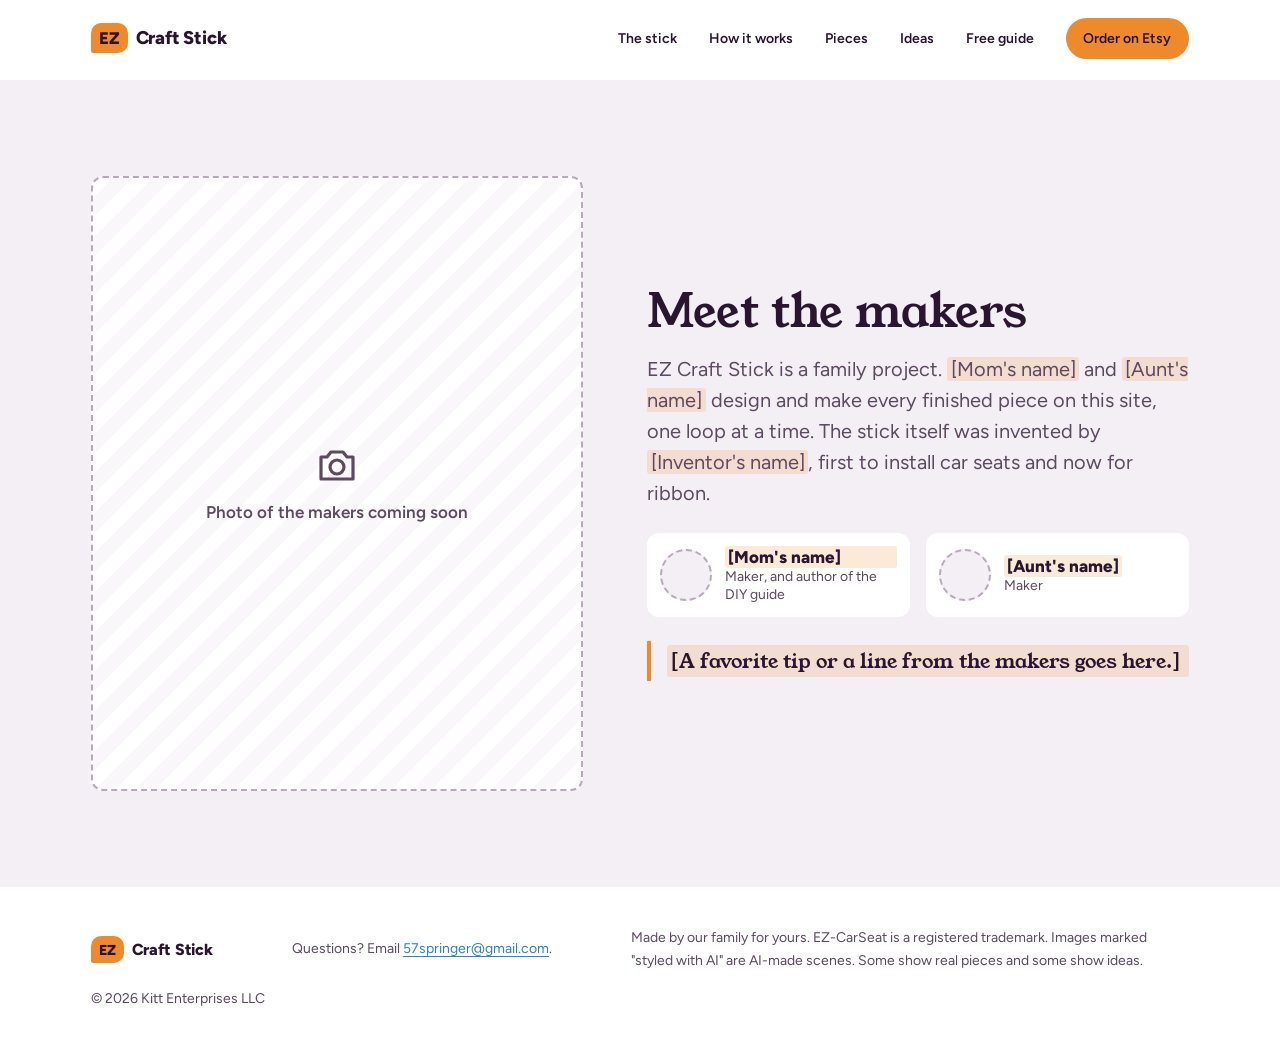
<file: makers.html>
<!DOCTYPE html>
<html lang="en">
<head>
  <meta name="robots" content="noindex">
  <meta charset="utf-8">
  <meta name="viewport" content="width=device-width, initial-scale=1">
  <title>Meet the makers | EZ Craft Stick</title>
  <meta name="description" content="A 14-inch black stick with seven tabs that turns a spool of ribbon into a door hanger or table centerpiece. See how it works, get the free DIY guide, and sign up for launch updates.">
  <link rel="stylesheet" href="styles.css">
</head>
<body>
  <a class="skip" href="#main">Skip to content</a>

  <header class="site-header" id="site-header">
    <div class="site-header__inner">
      <a class="wordmark" href="index.html" aria-label="EZ Craft Stick home">
        <span class="wordmark__ez">EZ</span><span class="wordmark__name">Craft Stick</span>
      </a>
      <button type="button" class="menu-btn" aria-expanded="false" aria-controls="main-nav">
        <svg viewBox="0 0 24 24" aria-hidden="true"><path class="i-open" d="M4 7h16M4 12h16M4 17h16"/><path class="i-close" d="M6 6l12 12M18 6 6 18"/></svg>
        <span>Menu</span>
      </button>
      <nav aria-label="Main" id="main-nav">
        <ul class="nav">
          <li><a href="index.html#stick">The stick</a></li>
          <li><a href="index.html#how">How it works</a></li>
          <li><a href="index.html#pieces">Pieces</a></li>
          <li><a href="index.html#ideas">Ideas</a></li>
          <li><a href="index.html#guide">Free guide</a></li>
          <li><a class="nav__cta" href="index.html#order">Order on Etsy</a></li>
        </ul>
      </nav>
    </div>
  </header>

  <!-- Hidden page: not linked from the home page yet. -->
  <main id="main">
    <!-- MEET THE MAKERS -->
    <section class="makers" id="makers" aria-labelledby="makers-title">
      <div class="makers__inner">
        <figure class="makers__photo">
          <!-- TODO: replace with a photo of the makers (assets/img/makers.jpg) -->
          <div class="photo-placeholder" role="img" aria-label="Photo of the makers coming soon">
            <svg viewBox="0 0 24 24" aria-hidden="true"><path d="M4 8h3l2-2.5h6L17 8h3v11H4z" fill="none" stroke="currentColor" stroke-width="1.6" stroke-linejoin="round"/><circle cx="12" cy="13" r="3.5" fill="none" stroke="currentColor" stroke-width="1.6"/></svg>
            <span>Photo of the makers coming soon</span>
          </div>
        </figure>
        <div class="makers__text">
          <h2 id="makers-title">Meet the makers</h2>
          <p>EZ Craft Stick is a family project. <span class="todo-text">[Mom's name]</span> and <span class="todo-text">[Aunt's name]</span> design and make every finished piece on this site, one loop at a time. The stick itself was invented by <span class="todo-text">[Inventor's name]</span>, first to install car seats and now for ribbon.</p>
          <ul class="makers__list" role="list">
            <li>
              <span class="avatar" aria-hidden="true"></span>
              <div><strong class="todo-text">[Mom's name]</strong><span>Maker, and author of the DIY guide</span></div>
            </li>
            <li>
              <span class="avatar" aria-hidden="true"></span>
              <div><strong class="todo-text">[Aunt's name]</strong><span>Maker</span></div>
            </li>
          </ul>
          <blockquote class="makers__quote"><p class="todo-text">[A favorite tip or a line from the makers goes here.]</p></blockquote>
        </div>
      </div>
    </section>
  </main>

  <footer class="site-footer">
    <span class="wordmark wordmark--small"><span class="wordmark__ez">EZ</span><span class="wordmark__name">Craft Stick</span></span>
    <p>Questions? Email <a href="mailto:57springer@gmail.com">57springer@gmail.com</a>.</p>
    <p>Made by our family for yours. EZ-CarSeat is a registered trademark. Images marked "styled with AI" are AI-made scenes. Some show real pieces and some show ideas.</p>
    <p>&copy; 2026 Kitt Enterprises LLC</p>
  </footer>
  <script src="main.js"></script>
</body>
</html>
</file>
<file: styles.css>
/* EZ Craft Stick: landing page prototype v2
   Palette: the real stick (black), the finished pieces (plum velvet, champagne, tulle),
   and EZ orange / EZ blue carried over from the original EZ-CarSeat brand. */

@font-face { font-family: "Figtree"; font-weight: 400; font-display: swap; src: url("assets/fonts/figtree-latin-400-normal.woff2") format("woff2"); }
@font-face { font-family: "Figtree"; font-weight: 600; font-display: swap; src: url("assets/fonts/figtree-latin-600-normal.woff2") format("woff2"); }
@font-face { font-family: "Figtree"; font-weight: 800; font-display: swap; src: url("assets/fonts/figtree-latin-800-normal.woff2") format("woff2"); }
@font-face { font-family: "Young Serif"; font-weight: 400; font-display: swap; src: url("assets/fonts/young-serif-latin-400-normal.woff2") format("woff2"); }

:root {
  --paper: #ffffff;
  --ink: #2a1530;        /* plum ink: body text */
  --ink-soft: #5d4a62;
  --velvet: #4a1832;     /* deep plum band */
  --ribbon: #7a2347;     /* plum velvet ribbon in the diagram */
  --tulle: #f4eff5;      /* light tint panels */
  --stick: #1d1d21;      /* the real stick is black */
  --stick-edge: #3c3c43;
  --orange: #ee8a2b;     /* EZ orange: brand mark, primary buttons, active step */
  --orange-deep: #c86a12;
  --champagne: #d2b072;
  --blue: #2b86c5;       /* EZ blue: focus rings and links */

  --serif: "Young Serif", Georgia, serif;
  --sans: "Figtree", system-ui, -apple-system, "Segoe UI", sans-serif;

  --step--1: 0.875rem;
  --step-0: 1.0625rem;
  --step-1: 1.25rem;
  --step-2: 1.6rem;
  --step-3: clamp(2rem, 1.4rem + 2.4vw, 2.9rem);
  --step-4: clamp(2.5rem, 1.5rem + 4vw, 4.25rem);

  --gutter: clamp(1.25rem, 4vw, 3.5rem);
  --max: 1200px;
  --header-h: 76px;
}

*, *::before, *::after { box-sizing: border-box; }
html { scroll-behavior: smooth; }
@media (prefers-reduced-motion: reduce) { html { scroll-behavior: auto; } }

body { margin: 0; background: var(--paper); color: var(--ink); font: 400 var(--step-0)/1.6 var(--sans); -webkit-font-smoothing: antialiased; }

img { display: block; max-width: 100%; height: auto; }
h1, h2, h3 { font-family: var(--serif); font-weight: 400; line-height: 1.12; margin: 0; }
h3 { font-family: var(--sans); font-weight: 800; font-size: var(--step-1); line-height: 1.3; }
p { margin: 0 0 1em; max-width: 62ch; }
a { color: var(--blue); text-underline-offset: 0.18em; }
a:hover { color: var(--ink); }
:focus-visible { outline: 3px solid var(--blue); outline-offset: 3px; border-radius: 4px; }
.sr-only { position: absolute; width: 1px; height: 1px; overflow: hidden; clip: rect(0 0 0 0); white-space: nowrap; }

.skip { position: absolute; left: 1rem; top: -4rem; background: var(--ink); color: #fff; padding: .6rem 1rem; border-radius: 6px; z-index: 10; }
.skip:focus { top: 1rem; }

/* ---------- Wordmark ---------- */
.wordmark { display: inline-flex; align-items: center; gap: .5rem; text-decoration: none; color: var(--ink); }
.wordmark__ez { font: 800 1.05rem/1 var(--sans); background: var(--orange); color: var(--ink); padding: .42rem .5rem .38rem; border-radius: 10px 10px 10px 2px; letter-spacing: -.02em; }
.wordmark__name { font: 800 1.15rem/1 var(--sans); letter-spacing: -.01em; }
.wordmark--small .wordmark__ez { font-size: .9rem; }
.wordmark--small .wordmark__name { font-size: 1rem; }

/* ---------- Header ---------- */
.site-header { position: sticky; top: 0; z-index: 40; background: #fff; border-bottom: 4px solid transparent; transition: border-color .2s ease; }
.site-header.is-scrolled { border-bottom-color: var(--velvet); }
.site-header__inner { max-width: var(--max); margin: 0 auto; padding: .9rem var(--gutter); min-height: var(--header-h); display: flex; align-items: center; justify-content: space-between; gap: 1rem; }
html { scroll-padding-top: calc(var(--header-h) + 1rem); }
.nav { list-style: none; margin: 0; padding: 0; display: flex; gap: clamp(.75rem, 2.5vw, 2rem); align-items: center; flex-wrap: wrap; }
.nav a { color: var(--ink); text-decoration: none; font-weight: 600; font-size: var(--step--1); }
.nav a:hover { text-decoration: underline; }
.nav__cta { font: 800 var(--step--1)/1 var(--sans); background: var(--orange); color: var(--ink); border: 0; border-radius: 999px; padding: .75rem 1.1rem; cursor: pointer; }
.nav__cta:hover { background: var(--orange-deep); color: #fff; }

/* ---------- Buttons ---------- */
.btn { display: inline-block; font: 800 var(--step-0)/1 var(--sans); text-decoration: none; border-radius: 999px; padding: 1rem 1.5rem; border: 2px solid transparent; cursor: pointer; }
.btn--small { padding: .75rem 1.2rem; font-size: var(--step--1); }
.btn--primary { background: var(--orange); color: var(--ink); }
.btn--primary:hover { background: var(--orange-deep); color: #fff; }
.btn--quiet { color: var(--ink); border-color: var(--ink); background: transparent; }
.btn--quiet:hover { background: var(--ink); color: #fff; }
.btn[disabled] { opacity: .35; cursor: default; pointer-events: none; }
.actions { display: flex; gap: .75rem; flex-wrap: wrap; margin-top: 1.75rem; }

/* ---------- Hero ---------- */
.hero { background: #fff; }
.hero__stage { position: relative; height: calc(100svh - var(--header-h) - 4px); min-height: 560px; max-height: 980px; overflow: hidden; background: var(--tulle); }
.carousel__track { position: absolute; inset: 0; }
.carousel__slide { position: absolute; inset: 0; margin: 0; opacity: 0; visibility: hidden; transition: opacity 1s ease, visibility 0s linear 1s; }
.carousel__slide.is-active { opacity: 1; visibility: visible; transition: opacity 1s ease; }
.carousel__slide img { width: 100%; height: 100%; object-fit: cover; object-position: 65% center; }
.carousel__slide figcaption { position: absolute; right: var(--gutter); bottom: 1.25rem; z-index: 2; background: rgba(255,255,255,.92); color: var(--ink); font-weight: 600; font-size: var(--step--1); padding: .4rem .85rem; border-radius: 999px; }
.hero__fade { position: absolute; inset: 0; z-index: 1; pointer-events: none;
  background: linear-gradient(90deg, rgba(255,255,255,.94) 0%, rgba(255,255,255,.86) 22%, rgba(255,255,255,.6) 30%, rgba(255,255,255,.2) 37%, rgba(255,255,255,0) 43%); }
.hero__text { position: relative; z-index: 2; height: 100%; display: flex; flex-direction: column; justify-content: center;
  padding: 0 var(--gutter) 0 clamp(1.5rem, 5.5vw, 5.5rem); max-width: calc(clamp(1.5rem, 5.5vw, 5.5rem) + 27rem); }
.hero__text h1, .hero__text p { text-shadow: 0 0 22px rgba(255,255,255,.95), 0 0 8px rgba(255,255,255,.9), 0 0 2px rgba(255,255,255,.9); }
.hero__text p { color: var(--ink); }
.hero h1 { font-size: clamp(2.5rem, 1.6rem + 2.6vw, 3.6rem); letter-spacing: -.01em; }
.hero__text p { font-size: var(--step-1); color: var(--ink-soft); line-height: 1.55; margin-top: 1.25rem; }
.hero__bar { max-width: var(--max); margin: 0 auto; padding: .75rem var(--gutter) 0; display: flex; align-items: center; justify-content: space-between; gap: 1rem; }
.carousel__note { margin: 0; color: var(--ink-soft); font-size: 10px; font-style: italic; }
.carousel__controls { display: flex; align-items: center; gap: .35rem; }
.carousel__btn { width: 2.5rem; height: 2.5rem; border-radius: 50%; border: 2px solid var(--ink); background: #fff; color: var(--ink); display: grid; place-items: center; cursor: pointer; padding: 0; }
.carousel__btn:hover { background: var(--ink); color: #fff; }
.carousel__btn svg { width: 1rem; height: 1rem; fill: currentColor; }
.carousel__btn .i-play { display: none; }
.hero.is-paused .carousel__btn .i-play { display: inline; }
.hero.is-paused .carousel__btn .i-pause { display: none; }
.carousel__dots { display: flex; gap: .3rem; margin: 0 .25rem; }
.carousel__dots i { width: .5rem; height: .5rem; border-radius: 50%; background: #d6c9d8; }
.carousel__dots i.is-active { background: var(--orange); }
@media (prefers-reduced-motion: reduce) { .carousel__slide, .carousel__slide.is-active { transition: none; } }

/* ---------- Reels (Instagram placeholder) ---------- */
.reels { max-width: var(--max); margin: 0 auto; padding: clamp(3.5rem, 8vw, 6rem) var(--gutter) 0; }
.reels__head { display: grid; grid-template-columns: 1fr 1fr; gap: 2rem; align-items: end; margin-bottom: 1.75rem; }
.reels__head h2 { font-size: var(--step-3); }
.reels__head p { color: var(--ink-soft); margin: 0; }
.reels__row { list-style: none; margin: 0 calc(var(--gutter) * -1); padding: 0 var(--gutter) .75rem; display: grid; grid-auto-flow: column; grid-auto-columns: minmax(180px, 1fr); gap: clamp(.75rem, 1.6vw, 1.25rem); overflow-x: auto; scroll-snap-type: x mandatory; }
.reel { position: relative; aspect-ratio: 9 / 16; border-radius: 14px; overflow: hidden; background: var(--ink); scroll-snap-align: start; }
.reel img { width: 100%; height: 100%; object-fit: cover; opacity: .82; }
.reel::after { content: ""; position: absolute; inset: 0; background: linear-gradient(to top, rgba(42,21,48,.85), rgba(42,21,48,0) 45%); }
.reel__play { position: absolute; top: 50%; left: 50%; translate: -50% -50%; width: 3.25rem; height: 3.25rem; border-radius: 50%; background: rgba(255,255,255,.9); display: grid; place-items: center; z-index: 1; }
.reel__play svg { width: 1.4rem; height: 1.4rem; fill: var(--ink); margin-left: .2rem; }
.reel__caption { position: absolute; left: .9rem; right: .9rem; bottom: .9rem; color: #fff; font-weight: 600; font-size: var(--step--1); line-height: 1.3; z-index: 1; }
.reels__soon { margin: .75rem 0 0; color: var(--ink-soft); font-size: var(--step--1); }


/* ---------- Design ideas: continuous scrolling gallery ---------- */
.design-ideas { padding: clamp(3.5rem, 8vw, 6rem) 0 0; overflow: hidden; }
.design-ideas__head { max-width: var(--max); margin: 0 auto 1.75rem; padding: 0 var(--gutter); display: grid; grid-template-columns: auto 1fr auto; gap: 1rem 2rem; align-items: end; }
.design-ideas__head h2 { font-size: var(--step-3); }
.design-ideas__head p { margin: 0; color: var(--ink-soft); max-width: 52ch; }
.design-ideas__pause .i-play { display: none; }
.design-ideas.is-paused .design-ideas__pause .i-play { display: inline; }
.design-ideas.is-paused .design-ideas__pause .i-pause { display: none; }
.design-ideas__viewport { overflow: hidden; }
.design-ideas__track { display: flex; width: max-content; animation: ideas-scroll 140s linear infinite; }
.design-ideas__set { list-style: none; margin: 0; padding: 0 6px 0 0; display: flex; gap: 6px; }
.design-ideas:hover .design-ideas__track,
.design-ideas:focus-within .design-ideas__track,
.design-ideas.is-paused .design-ideas__track { animation-play-state: paused; }
@keyframes ideas-scroll { to { transform: translateX(-50%); } }
.idea-tile { position: relative; width: clamp(220px, 22vw, 300px); aspect-ratio: 1 / 1; border-radius: 6px; overflow: hidden; background: var(--tulle); flex: none; }
.idea-tile img { width: 100%; height: 100%; object-fit: cover; }
.idea-tile::after { content: ""; position: absolute; inset: 0; background: linear-gradient(to top, rgba(32,10,28,.78) 0%, rgba(32,10,28,0) 42%); pointer-events: none; }
.idea-tile__cap { position: absolute; left: .85rem; right: .85rem; bottom: .75rem; z-index: 1; color: #fff; display: grid; line-height: 1.25; }
.idea-tile__cap strong { font-family: var(--serif); font-weight: 400; font-size: 1.05rem; }
.idea-tile__cap span { font-size: .78rem; font-style: italic; opacity: .9; }
/* reduced motion: no drift; a swipeable row instead, without the duplicate set */
@media (prefers-reduced-motion: reduce) {
  .design-ideas__track { animation: none; }
  .design-ideas__viewport { overflow-x: auto; scroll-snap-type: x mandatory; padding: 0 var(--gutter); }
  .design-ideas__set[aria-hidden="true"] { display: none; }
  .idea-tile { scroll-snap-align: start; }
  .design-ideas__pause { display: none; }
}
@media (max-width: 720px) {
  .design-ideas__head { grid-template-columns: 1fr auto; }
  .design-ideas__head p { grid-column: 1 / -1; grid-row: 2; }
  .idea-tile { width: 62vw; }
  .design-ideas__track { animation-duration: 110s; }
}

/* ---------- The stick ---------- */
.stick { max-width: var(--max); margin: 0 auto; padding: clamp(3.5rem, 8vw, 6rem) var(--gutter) clamp(2.5rem, 5vw, 4rem); }
.stick__head { display: grid; grid-template-columns: 1fr 1fr; gap: 2rem; align-items: end; }
.stick h2, .how h2, .section__head h2, .guide h2, .origin h2, .updates h2 { font-size: var(--step-3); }
.stick__head p { color: var(--ink-soft); margin: 0; }
.stick__figure { margin: clamp(1.5rem, 4vw, 3rem) 0 0; }
.stick__figure img { width: 100%; }
.specs { margin: clamp(1rem, 3vw, 2rem) 0 0; display: grid; grid-template-columns: repeat(4, 1fr); border-top: 1px solid #e4dbe6; }
.specs div { padding: 1rem 1rem 0 0; }
.specs dt { font-size: var(--step--1); color: var(--ink-soft); }
.specs dd { margin: .15rem 0 0; font-weight: 800; font-size: var(--step-1); }

/* ---------- How it works (interactive) ---------- */
.how { background: var(--tulle); }
.how__inner { max-width: var(--max); margin: 0 auto; padding: clamp(3.5rem, 8vw, 6rem) var(--gutter); display: grid; grid-template-columns: minmax(0, 1fr) minmax(0, 1fr); grid-template-rows: auto 1fr; column-gap: clamp(2rem, 5vw, 5rem); row-gap: 1.5rem; align-items: start; }
.how__lede { color: var(--ink-soft); margin: .75rem 0 0; }
.how__head { grid-column: 1; grid-row: 1; }
.how__copy { grid-column: 1; grid-row: 2; }
.how__diagram { grid-column: 2; grid-row: 1 / span 2; }
.how__card { background: #fff; border-radius: 16px; padding: clamp(1rem, 2.5vw, 1.75rem); box-shadow: 0 1px 0 #e4dbe6; }

.stepper { list-style: none; margin: 0; padding: 0; counter-reset: step; }
.stepper li { counter-increment: step; }
.stepper button { all: unset; box-sizing: border-box; cursor: pointer; width: 100%; display: grid; grid-template-columns: 2.5rem 1fr; column-gap: .75rem; padding: .85rem 0; border-bottom: 1px solid #ddd0df; }
.stepper button::before { content: counter(step); grid-row: span 2; width: 2rem; height: 2rem; border-radius: 50%; display: grid; place-items: center; font: 800 var(--step--1)/1 var(--sans); border: 2px solid var(--ink-soft); color: var(--ink-soft); }
.stepper__title { font-weight: 800; align-self: center; }
.stepper__body { color: var(--ink-soft); display: none; padding-top: .25rem; }
.stepper button:focus-visible { outline: 3px solid var(--blue); outline-offset: 2px; }
.stepper button[aria-current="step"]::before { background: var(--orange); border-color: var(--orange); color: var(--ink); }
.stepper button[aria-current="step"] .stepper__body { display: block; }
.stepper button.is-done::before { background: var(--ink); border-color: var(--ink); color: #fff; }
.stepper button:hover .stepper__title { text-decoration: underline; }
.stepper__nav { display: flex; gap: .75rem; margin-top: 1.5rem; }
.step-detail { display: none; }

.how__diagram { margin: 0; position: sticky; top: 1.5rem; }
.steps-svg { width: 100%; max-height: 78vh; height: auto; display: block; overflow: visible; }

/* diagram parts */
.st-body { fill: var(--stick); }
.st-rail { fill: none; stroke: var(--stick-edge); stroke-width: 2; }
.tab { fill: #2a2a30; stroke: #6d6d76; stroke-width: 1.5; transition: fill .3s, stroke .3s; }
.rb { fill: none; stroke: var(--ribbon); stroke-linecap: round; stroke-linejoin: round; }
.rb-spine { stroke-width: 44; stroke-linecap: butt; }
.rb-loop { stroke-width: 34; }
.rb-hang { stroke-width: 12; }
.rb-bow { stroke-width: 18; }
.tulle { fill: none; stroke: #fff; stroke-opacity: .8; stroke-width: 18; stroke-linecap: round; stroke-linejoin: round; filter: drop-shadow(0 0 1px #b9a8bd); }
.orn { stroke: rgba(42, 21, 48, .25); stroke-width: 1.5; }
.orn-gold { fill: var(--champagne); }
.orn-pearl { fill: #fbf8f2; }
.orn-silver { fill: #c9ccd3; }

/* step visibility: anything with data-step N shows once the figure's step is N or later */
.how__diagram [data-step] { opacity: 0; }
.how__diagram[data-step="2"] [data-step="2"],
.how__diagram[data-step="3"] :is([data-step="2"], [data-step="3"]),
.how__diagram[data-step="4"] :is([data-step="2"], [data-step="3"], [data-step="4"]),
.how__diagram[data-step="5"] :is([data-step="2"], [data-step="3"], [data-step="4"], [data-step="5"]),
.how__diagram[data-step="6"] [data-step] { opacity: 1; }

/* highlight the tabs that matter in the current step */
.how__diagram[data-step="1"] .tab { fill: var(--orange); stroke: var(--orange-deep); }
.how__diagram[data-step="2"] .tab[data-tab="1"],
.how__diagram[data-step="3"] .tab[data-tab="2"] { fill: var(--orange); stroke: var(--orange-deep); }

@media (prefers-reduced-motion: no-preference) {
  .how__diagram [data-step] { transition: opacity .35s ease; }
  .how__diagram .rb[pathLength] { stroke-dasharray: 1; stroke-dashoffset: 1; transition: stroke-dashoffset .9s cubic-bezier(.45,.05,.3,1), opacity .2s; }
  .how__diagram .tulle { stroke-dasharray: 1; stroke-dashoffset: 1; transition: stroke-dashoffset 1.4s ease, opacity .2s; }
  .how__diagram[data-step="2"] [data-step="2"],
  .how__diagram[data-step="3"] :is([data-step="2"], [data-step="3"]),
  .how__diagram[data-step="4"] :is([data-step="2"], [data-step="3"], [data-step="4"]),
  .how__diagram[data-step="5"] :is([data-step="2"], [data-step="3"], [data-step="4"], [data-step="5"]),
  .how__diagram[data-step="6"] [data-step] { stroke-dashoffset: 0; }
}

/* ---------- Sections ---------- */
.section { max-width: var(--max); margin: 0 auto; padding: clamp(3.5rem, 8vw, 6.5rem) var(--gutter); }
.section__head { display: grid; grid-template-columns: 1fr 1fr; gap: 2rem; align-items: end; margin-bottom: 2.25rem; }
.section__head p { color: var(--ink-soft); margin: 0; }

/* ---------- Guide ---------- */
.guide { background: var(--paper); padding: clamp(3rem, 7vw, 5.5rem) var(--gutter); display: grid; grid-template-columns: minmax(180px, 300px) minmax(0, 560px); gap: clamp(2rem, 5vw, 4.5rem); justify-content: center; align-items: center; }
.guide__cover { width: 100%; border-radius: 6px; box-shadow: 0 18px 40px -18px rgba(42, 21, 48, .45); transform: rotate(-2deg); }
.guide__text h2 { margin-bottom: 1rem; }
.guide__text .btn { margin-top: .5rem; }
.fine { font-size: var(--step--1); color: var(--ink-soft); margin-top: 1rem; }

/* ---------- Origin ---------- */
.origin { display: grid; grid-template-columns: 1fr 1.1fr; gap: clamp(2rem, 5vw, 4.5rem); align-items: center; }
.origin h2 { margin-bottom: 1rem; }
.origin__img { margin: 0; }
.origin__img img { border-radius: 4px; }
.origin__img figcaption { margin-top: .6rem; }
.warning { margin-top: 1.75rem; display: grid; grid-template-columns: 2.5rem 1fr; gap: 1rem; background: #fdecea; border: 2px solid #b3261e; border-left-width: 8px; border-radius: 8px; padding: 1.25rem 1.25rem 1.25rem 1rem; color: #5c0f0a; }
.warning__icon { width: 2.25rem; height: 2.25rem; color: #b3261e; }
.warning h3 { color: #b3261e; font-size: var(--step-1); margin-bottom: .35rem; }
.warning p { margin: 0; font-size: var(--step--1); line-height: 1.55; }

/* ---------- How it works: compact one-screen layout for tablets and phones ---------- */
@media (max-width: 900px) {
  .how__inner { padding-top: 2rem; padding-bottom: 2rem; row-gap: .75rem; }
  .how h2 { font-size: 1.9rem; }
  .how__lede { margin-top: .25rem; font-size: var(--step--1); }
  .how__diagram { position: static; background: none; padding: 0; max-width: none; }
  .how__card { padding: .5rem; border-radius: 14px; display: flex; justify-content: center; }
  .steps-svg { width: auto; height: clamp(200px, calc(100svh - 400px), 440px); max-height: none; }

  /* numbers in a row; titles stay readable to screen readers */
  .stepper { display: flex; justify-content: space-between; gap: .25rem; position: relative; margin-top: .25rem; }
  .stepper::before { content: ""; position: absolute; left: 22px; right: 22px; top: 50%; height: 2px; background: #ddd0df; translate: 0 -50%; }
  .stepper li { position: relative; }
  .stepper button { display: grid; place-items: center; width: 44px; height: 44px; min-height: 0; padding: 0; border: 0; grid-template-columns: 1fr; }
  .stepper button::before { grid-row: auto; width: 36px; height: 36px; background: var(--tulle); font-size: 1rem; }
  .stepper__title, .stepper__body { position: absolute; width: 1px; height: 1px; overflow: hidden; clip: rect(0 0 0 0); white-space: nowrap; }
  .stepper button[aria-current="step"]::before { width: 40px; height: 40px; }

  .step-detail { display: block; min-height: 7.25rem; padding: .75rem 0 0; }
  .step-detail__count { margin: 0; font-size: var(--step--1); font-weight: 800; color: var(--orange-deep); }
  .step-detail h3 { font-size: var(--step-1); margin: .1rem 0 .25rem; }
  .step-detail p:last-child { margin: 0; color: var(--ink-soft); font-size: var(--step--1); line-height: 1.5; }

  .stepper__nav { margin-top: .5rem; }
  .stepper__nav .btn { flex: 1; min-height: 48px; }
}

/* ---------- Mobile menu ---------- */
.menu-btn { display: none; align-items: center; gap: .4rem; min-height: 44px; padding: 0 .9rem; border: 2px solid var(--ink); border-radius: 999px; background: #fff; color: var(--ink); font: 800 var(--step--1)/1 var(--sans); cursor: pointer; }
.menu-btn svg { width: 1.1rem; height: 1.1rem; fill: none; stroke: currentColor; stroke-width: 2.2; stroke-linecap: round; }
.menu-btn .i-close { display: none; }
.menu-btn[aria-expanded="true"] .i-open { display: none; }
.menu-btn[aria-expanded="true"] .i-close { display: inline; }
.wordmark { min-height: 44px; }

/* ---------- Meet the makers ---------- */
.makers { background: var(--tulle); }
.makers__inner { max-width: var(--max); margin: 0 auto; padding: clamp(3.5rem, 8vw, 6rem) var(--gutter); display: grid; grid-template-columns: minmax(0, 1fr) minmax(0, 1.1fr); gap: clamp(2rem, 5vw, 4.5rem); align-items: center; }
.makers__photo { margin: 0; }
.photo-placeholder { aspect-ratio: 4 / 5; border-radius: 12px; border: 2px dashed #b9a8bd; background: repeating-linear-gradient(135deg, #fff 0 14px, #faf7fa 14px 28px); display: grid; place-content: center; justify-items: center; gap: .6rem; color: var(--ink-soft); font-weight: 600; text-align: center; padding: 1rem; }
.photo-placeholder svg { width: 3rem; height: 3rem; }
.makers h2 { font-size: var(--step-3); margin-bottom: 1rem; }
.makers__text > p { color: var(--ink-soft); font-size: var(--step-1); line-height: 1.55; }
.makers__list { list-style: none; margin: 1.5rem 0; padding: 0; display: grid; grid-template-columns: 1fr 1fr; gap: 1rem; }
.makers__list li { display: flex; align-items: center; gap: .8rem; background: #fff; border-radius: 12px; padding: .8rem; }
.makers__list div { display: grid; line-height: 1.3; }
.makers__list div span { color: var(--ink-soft); font-size: var(--step--1); }
.avatar { width: 3.25rem; height: 3.25rem; border-radius: 50%; flex: none; border: 2px dashed #b9a8bd; background: var(--tulle); }
.makers__quote { margin: 0; border-left: 4px solid var(--orange); padding: .25rem 0 .25rem 1rem; font-family: var(--serif); font-size: var(--step-1); }
.makers__quote p { margin: 0; }
.actions--tight { margin-top: .5rem; }


/* ---------- Pieces mosaic ---------- */
.pieces { max-width: var(--max); margin: 0 auto; padding: clamp(3.5rem, 8vw, 6.5rem) var(--gutter); }
.pieces__head, .ideas__head { display: grid; grid-template-columns: 1fr 1fr; gap: 2rem; align-items: end; margin-bottom: 2rem; }
.pieces__head h2, .ideas__head h2 { font-size: var(--step-3); }
.pieces__head p, .ideas__head p { color: var(--ink-soft); margin: 0; }
.pieces__head .real-label { display: inline-block; margin: 0 0 0.6rem; padding: 0.2rem 0.65rem; border: 1px solid var(--ribbon); border-radius: 999px; color: var(--ribbon); font-size: var(--step--1); font-weight: 600; letter-spacing: 0.02em; }
.mosaic { container-type: inline-size; display: grid; grid-template-columns: repeat(4, 1fr); grid-auto-rows: calc((100cqw - 18px) / 4 * 1.25); grid-auto-flow: dense; gap: 6px; }
.tile { position: relative; margin: 0; overflow: hidden; border-radius: 6px; background: var(--tulle); }
.tile--wide { grid-column: span 2; }
.tile--tall { grid-row: span 2; }
.tile img { width: 100%; height: 100%; object-fit: cover; transition: transform .6s ease; }
.tile::after { content: ""; position: absolute; inset: 0; background: linear-gradient(to top, rgba(32,10,28,.82) 0%, rgba(32,10,28,.35) 26%, rgba(32,10,28,0) 46%); pointer-events: none; }
.tile figcaption { position: absolute; left: 1rem; right: 1rem; bottom: .9rem; z-index: 1; color: #fff; display: grid; line-height: 1.25; }
.tile figcaption strong { font-family: var(--serif); font-weight: 400; font-size: clamp(1.05rem, .9rem + .5vw, 1.35rem); }
.tile figcaption span { font-size: var(--step--1); opacity: .9; }
@media (hover: hover) and (prefers-reduced-motion: no-preference) { .tile:hover img { transform: scale(1.04); } }

/* ---------- Ideas ---------- */
.ideas { max-width: var(--max); margin: 0 auto; padding: 0 var(--gutter) clamp(3.5rem, 8vw, 6.5rem); }
.ideas__grid { list-style: none; margin: 0; padding: 0; display: grid; grid-template-columns: repeat(4, 1fr); gap: clamp(.75rem, 1.6vw, 1.25rem); }
.idea { display: flex; flex-direction: column; font-size: var(--step--1); line-height: 1.35; }
.idea strong { font-size: var(--step-0); margin-top: .1rem; }
.idea > span:last-child { color: var(--ink-soft); }
.idea__art { position: relative; aspect-ratio: 4 / 5; border-radius: 8px; background: var(--bg); display: grid; place-items: center; overflow: hidden; }
.idea-svg { height: 92%; width: auto; }
.idea__art img { position: absolute; inset: 0; width: 100%; height: 100%; object-fit: cover; }
.idea .rb { stroke: var(--rb); }
.idea .tulle { stroke: var(--tl); stroke-opacity: .95; filter: drop-shadow(0 0 1.5px rgba(42,21,48,.35)); }
.idea .orn-gold, .idea .orn-silver { fill: var(--o1); }
.idea .orn-pearl { fill: #fff; }
.idea__badge { position: absolute; top: .6rem; left: .6rem; background: #fff; color: var(--ink); font-weight: 800; font-size: .75rem; padding: .2rem .55rem; border-radius: 999px; box-shadow: 0 1px 0 rgba(42,21,48,.15); }
.idea__art--yours { background: #fff; border: 2px dashed #b9a8bd; color: var(--ink-soft); font-weight: 600; }
.swatch { display: block; height: 1.1rem; border-radius: 4px; margin: .6rem 0 .45rem; background: linear-gradient(90deg, var(--a) 0 46%, var(--b) 46% 78%, var(--c) 78%); box-shadow: inset 0 0 0 1px rgba(42,21,48,.15); }
.swatch--empty { background: repeating-linear-gradient(90deg, #eee6ef 0 10px, #fff 10px 20px); }

/* guide supplies */
.supplies { margin-top: 1.25rem; border-top: 1px solid #e4dbe6; padding-top: .75rem; }
.supplies summary { cursor: pointer; font-weight: 800; min-height: 44px; display: flex; align-items: center; }
.supplies ul { margin: .25rem 0 0; padding-left: 1.2rem; columns: 2; column-gap: 2rem; }
.supplies li { margin-bottom: .35rem; break-inside: avoid; }

/* ---------- Buy (Etsy) band ---------- */
.buy { background: var(--velvet); color: #fff; }
.buy__inner { max-width: var(--max); margin: 0 auto; padding: clamp(3rem, 7vw, 5rem) var(--gutter); display: grid; grid-template-columns: minmax(0, 1.2fr) minmax(0, 1fr); gap: clamp(2rem, 6vw, 5rem); align-items: center; }
.buy h2 { font-size: var(--step-3); margin-bottom: 1rem; }
.buy p { color: #eadfe9; }
.buy :focus-visible { outline-color: #8fcaf2; }
.buy__updates { background: rgba(255,255,255,.08); border-radius: 16px; padding: 1.5rem; }
.buy__updates h3 { font-family: var(--serif); font-weight: 400; font-size: var(--step-2); margin-bottom: .35rem; }
.updates__form { display: grid; grid-template-columns: 1fr auto; gap: .5rem; margin-top: .75rem; }
.updates__form input { font: inherit; color: var(--ink); background: #fff; border: 2px solid transparent; border-radius: 10px; padding: .75rem .9rem; width: 100%; }
.updates__form input[aria-invalid="true"] { border-color: #ff8a65; }
.updates__form .btn { padding: .8rem 1.2rem; }
.field__error { color: #ffcfae; font-size: var(--step--1); margin: 0; grid-column: 1 / -1; }
.form__done { grid-column: 1 / -1; margin: 0; background: rgba(255,255,255,.12); border-left: 4px solid var(--orange); padding: .7rem 1rem; color: #fff; }

/* ---------- Order dialog ---------- */
.order-dialog { width: min(560px, calc(100vw - 2rem)); max-height: calc(100svh - 2rem); border: 0; border-radius: 18px; padding: clamp(1.25rem, 4vw, 2rem); color: var(--ink); box-shadow: 0 30px 80px -20px rgba(42,21,48,.6); }
.order-dialog::backdrop { background: rgba(42, 21, 48, .6); }
.order-dialog h2 { font-size: var(--step-2); padding-right: 2.5rem; }
.order-dialog__lede { color: var(--ink-soft); margin: .6rem 0 1.25rem; }
.order-dialog__close-form { position: absolute; top: .75rem; right: .75rem; margin: 0; }
.order-dialog__close { width: 44px; height: 44px; border-radius: 50%; border: 0; background: var(--tulle); color: var(--ink); display: grid; place-items: center; cursor: pointer; }
.order-dialog__close svg { width: 1.1rem; height: 1.1rem; fill: none; stroke: currentColor; stroke-width: 2.2; stroke-linecap: round; }
.choices { list-style: none; margin: 0; padding: 0; display: grid; gap: .6rem; }
.choice { display: grid; grid-template-columns: 72px 1fr 1.5rem; gap: .9rem; align-items: center; padding: .6rem .9rem .6rem .6rem; border: 2px solid #e4dbe6; border-radius: 14px; text-decoration: none; color: var(--ink); min-height: 88px; }
.choice:hover { border-color: var(--orange); color: var(--ink); }
.choice img { width: 72px; height: 72px; object-fit: cover; border-radius: 10px; background: var(--tulle); }
.choices li:first-child .choice img { object-fit: contain; padding: .35rem; }
.choice > span { display: grid; line-height: 1.3; }
.choice strong { font-size: var(--step-0); }
.choice > span > span { color: var(--ink-soft); font-size: var(--step--1); }
.choice__go { width: 1.25rem; height: 1.25rem; fill: none; stroke: var(--ink); stroke-width: 2.2; stroke-linecap: round; stroke-linejoin: round; }
.kits-note { display: grid; grid-template-columns: 72px 1fr; gap: .9rem; align-items: center; margin-top: .6rem; padding: .6rem .9rem .6rem .6rem; border: 2px dashed #e4dbe6; border-radius: 14px; font-size: var(--step--1); color: var(--ink-soft); }
.kits-note img { width: 72px; height: 72px; object-fit: cover; border-radius: 10px; opacity: .8; }
.kits-note p { margin: 0; }
.kits-note strong { color: var(--ink); }
.order-dialog__soon { margin: 1rem 0 0; background: var(--tulle); border-left: 4px solid var(--orange); padding: .7rem 1rem; border-radius: 6px; font-size: var(--step--1); }
.order-dialog__all { margin: 1rem 0 0; font-size: var(--step--1); }

/* ---------- Footer ---------- */
.site-footer { max-width: var(--max); margin: 0 auto; padding: 2.5rem var(--gutter) 3rem; display: flex; flex-wrap: wrap; gap: 1rem 2rem; align-items: center; justify-content: space-between; font-size: var(--step--1); color: var(--ink-soft); }
.site-footer p { margin: 0; }

/* ---------- Responsive ---------- */
@media (max-width: 900px) {
  .stick__head, .section__head, .origin, .how__inner, .reels__head, .makers__inner, .pieces__head, .ideas__head, .buy__inner { grid-template-columns: 1fr; }
  .mosaic { grid-template-columns: repeat(2, 1fr); grid-auto-rows: calc((100cqw - 6px) / 2 * 1.3); }
  .ideas__grid { grid-template-columns: repeat(2, 1fr); }
  .makers__photo { max-width: 420px; }
  .photo-placeholder { aspect-ratio: 4 / 3; }
  .how__copy, .how__diagram { grid-column: 1; grid-row: auto; }
  .how__head { order: 0; }
  .how__diagram { order: 1; }
  .how__copy { order: 2; }
  .how__inner { row-gap: 1.25rem; }
  .how__head { grid-row: auto; }
  .specs { grid-template-columns: 1fr 1fr; }
  .guide { grid-template-columns: 1fr; justify-items: start; }
  .guide__cover { max-width: 220px; }
}
@media (max-width: 720px) {
  :root { --header-h: 64px; }
  .site-header__inner { position: relative; padding-top: .5rem; padding-bottom: .5rem; }
  .hero__fade { background: linear-gradient(180deg, #fff 0%, rgba(255,255,255,.97) 40%, rgba(255,255,255,.7) 52%, rgba(255,255,255,0) 66%); }
  .hero__text { justify-content: flex-start; padding: 1.5rem var(--gutter) 0; max-width: none; }
  .hero h1 { font-size: clamp(2.1rem, 9vw, 2.6rem); }
  .hero__text p { font-size: var(--step-0); margin-top: .75rem; }
  .hero__text .actions { margin-top: 1.1rem; }
  .hero__text .btn { padding: .85rem 1rem; font-size: .95rem; }
  .carousel__slide img { object-position: 60% 85%; }
  .carousel__slide figcaption { right: auto; left: var(--gutter); bottom: 1rem; }
  .carousel__btn { width: 44px; height: 44px; }
  .hero__bar { flex-wrap: wrap; }
  .nav__cta { width: 100%; min-height: 48px; font-size: var(--step-0); margin-top: .4rem; }
  .menu-btn { display: inline-flex; }
  #main-nav { display: none; position: absolute; top: 100%; left: var(--gutter); right: var(--gutter); z-index: 20; background: #fff; border-radius: 14px; box-shadow: 0 16px 40px -12px rgba(42,21,48,.35); padding: .5rem; }
  #main-nav.is-open { display: block; }
  .nav { flex-direction: column; align-items: stretch; gap: 0; }
  .nav li { display: block !important; }
  .nav a { display: flex; align-items: center; min-height: 48px; padding: 0 .9rem; font-size: var(--step-0); border-radius: 10px; }
  .nav a:hover { background: var(--tulle); text-decoration: none; }

  .actions .btn { flex: 1 1 auto; text-align: center; }

  .stick__figure { margin-left: calc(var(--gutter) * -.5); margin-right: calc(var(--gutter) * -.5); }
  .specs dd { font-size: var(--step-0); }

  .stepper__nav .btn { flex: 1; min-height: 48px; }

  .makers__list { grid-template-columns: 1fr; }
  .makers__text > p { font-size: var(--step-0); }

  .guide__text .actions .btn { width: 100%; }
  .mosaic { gap: 4px; }
  .tile figcaption { left: .7rem; right: .7rem; bottom: .6rem; }

}
@media (max-width: 520px) {
  .nav li:not(:last-child) { display: none; }
  .supplies ul { columns: 1; }
  .updates__form { grid-template-columns: 1fr; }
  .reels__row { grid-auto-columns: 62%; }
}

.todo-text { background: rgba(238, 138, 43, .18); border-radius: 3px; padding: 0 .2rem; }
</file>
